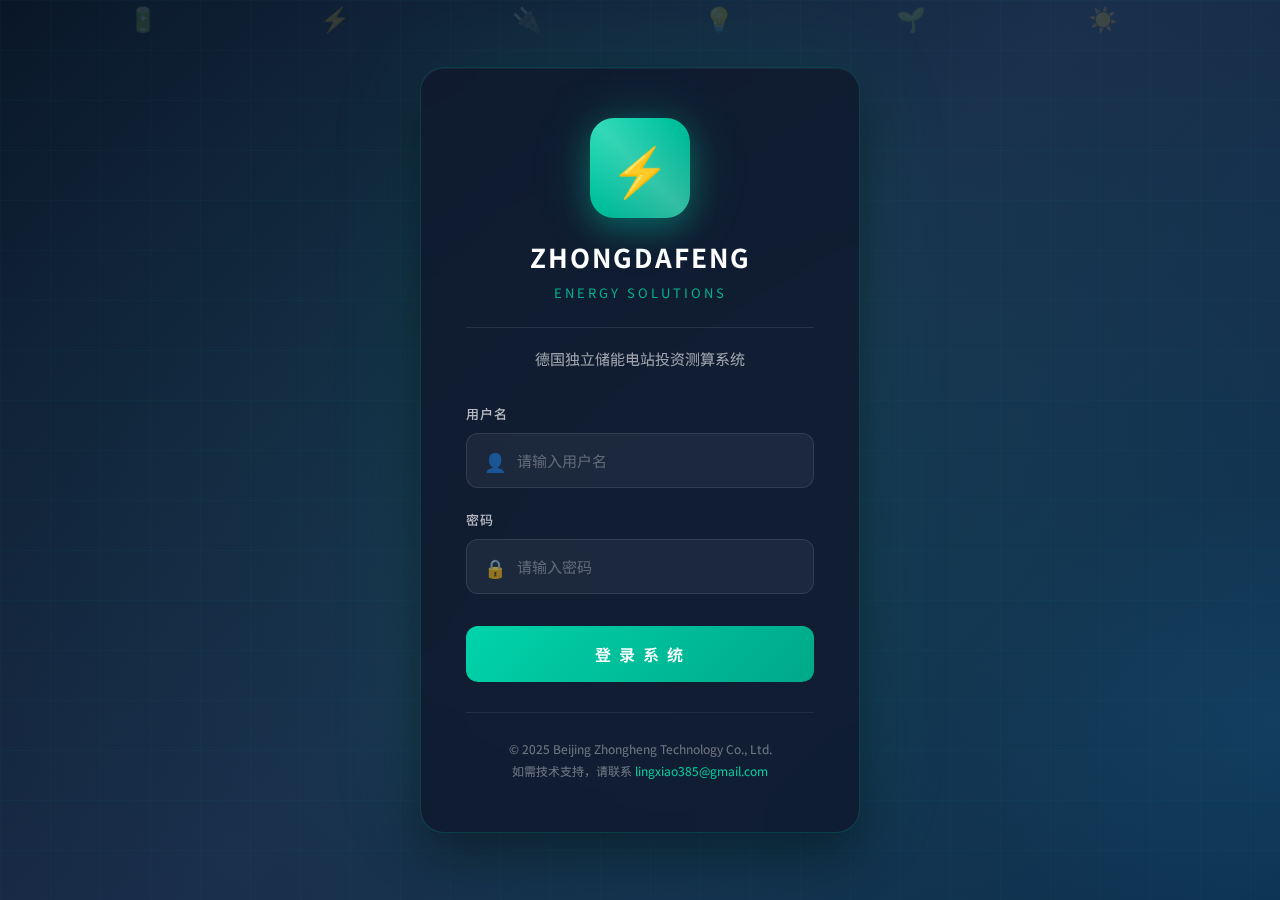
<file: login.html>
<!DOCTYPE html>
<html lang="zh-CN">
<head>
    <meta charset="UTF-8">
    <meta name="viewport" content="width=device-width, initial-scale=1.0">
    <title>欢迎 - 德国独立储能电站投资测算系统</title>
    <link rel="preconnect" href="https://fonts.googleapis.com">
    <link rel="preconnect" href="https://fonts.gstatic.com" crossorigin>
    <link href="https://fonts.googleapis.com/css2?family=Montserrat:wght@300;400;500;600;700&family=Noto+Sans+SC:wght@300;400;500;700&display=swap" rel="stylesheet">
    <style>
        * {
            margin: 0;
            padding: 0;
            box-sizing: border-box;
        }

        body {
            font-family: 'Noto Sans SC', 'Montserrat', sans-serif;
            min-height: 100vh;
            display: flex;
            align-items: center;
            justify-content: center;
            background: linear-gradient(135deg, #0a1628 0%, #1a2d4a 50%, #0d3251 100%);
            position: relative;
            overflow: hidden;
        }

        /* 背景动画效果 */
        .bg-animation {
            position: absolute;
            top: 0;
            left: 0;
            width: 100%;
            height: 100%;
            overflow: hidden;
            z-index: 0;
        }

        .bg-animation::before {
            content: '';
            position: absolute;
            top: -50%;
            left: -50%;
            width: 200%;
            height: 200%;
            background: radial-gradient(ellipse at center, rgba(0, 212, 170, 0.08) 0%, transparent 50%);
            animation: pulse 8s ease-in-out infinite;
        }

        .bg-animation::after {
            content: '';
            position: absolute;
            top: 50%;
            right: -30%;
            width: 60%;
            height: 60%;
            background: radial-gradient(ellipse at center, rgba(52, 152, 219, 0.1) 0%, transparent 60%);
            animation: pulse 10s ease-in-out infinite reverse;
        }

        @keyframes pulse {
            0%, 100% { transform: scale(1) rotate(0deg); opacity: 0.5; }
            50% { transform: scale(1.1) rotate(5deg); opacity: 0.8; }
        }

        /* 网格背景 */
        .grid-overlay {
            position: absolute;
            top: 0;
            left: 0;
            width: 100%;
            height: 100%;
            background-image: 
                linear-gradient(rgba(0, 212, 170, 0.03) 1px, transparent 1px),
                linear-gradient(90deg, rgba(0, 212, 170, 0.03) 1px, transparent 1px);
            background-size: 50px 50px;
            z-index: 1;
        }

        /* 电池动画图标 */
        .energy-icons {
            position: absolute;
            width: 100%;
            height: 100%;
            z-index: 1;
            pointer-events: none;
        }

        .energy-icon {
            position: absolute;
            font-size: 24px;
            opacity: 0.15;
            animation: float 20s linear infinite;
        }

        .energy-icon:nth-child(1) { left: 10%; animation-delay: 0s; }
        .energy-icon:nth-child(2) { left: 25%; animation-delay: -5s; }
        .energy-icon:nth-child(3) { left: 40%; animation-delay: -10s; }
        .energy-icon:nth-child(4) { left: 55%; animation-delay: -15s; }
        .energy-icon:nth-child(5) { left: 70%; animation-delay: -7s; }
        .energy-icon:nth-child(6) { left: 85%; animation-delay: -12s; }

        @keyframes float {
            0% { transform: translateY(100vh) rotate(0deg); opacity: 0; }
            10% { opacity: 0.15; }
            90% { opacity: 0.15; }
            100% { transform: translateY(-100vh) rotate(360deg); opacity: 0; }
        }

        /* 登录容器 */
        .login-container {
            position: relative;
            z-index: 10;
            width: 100%;
            max-width: 480px;
            padding: 20px;
        }

        .login-card {
            background: rgba(15, 25, 45, 0.85);
            backdrop-filter: blur(20px);
            border-radius: 24px;
            padding: 50px 45px;
            border: 1px solid rgba(0, 212, 170, 0.2);
            box-shadow: 
                0 25px 50px rgba(0, 0, 0, 0.4),
                0 0 100px rgba(0, 212, 170, 0.1),
                inset 0 1px 0 rgba(255, 255, 255, 0.05);
        }

        /* Logo区域 */
        .logo-section {
            text-align: center;
            margin-bottom: 35px;
        }

        .logo-container {
            width: 100px;
            height: 100px;
            margin: 0 auto 20px;
            background: linear-gradient(135deg, #00d4aa 0%, #00a88a 100%);
            border-radius: 24px;
            display: flex;
            align-items: center;
            justify-content: center;
            box-shadow: 
                0 10px 30px rgba(0, 212, 170, 0.3),
                0 0 60px rgba(0, 212, 170, 0.2);
            position: relative;
            overflow: hidden;
        }

        .logo-container::before {
            content: '';
            position: absolute;
            top: -50%;
            left: -50%;
            width: 200%;
            height: 200%;
            background: linear-gradient(45deg, transparent 30%, rgba(255,255,255,0.2) 50%, transparent 70%);
            animation: shine 3s infinite;
        }

        @keyframes shine {
            0% { transform: translateX(-100%) translateY(-100%); }
            100% { transform: translateX(100%) translateY(100%); }
        }

        .logo-icon {
            font-size: 48px;
            color: #fff;
            position: relative;
            z-index: 1;
        }

        .company-name {
            font-size: 26px;
            font-weight: 700;
            color: #fff;
            margin-bottom: 8px;
            letter-spacing: 2px;
        }

        .company-name-en {
            font-size: 13px;
            font-weight: 400;
            color: rgba(0, 212, 170, 0.8);
            letter-spacing: 3px;
            text-transform: uppercase;
        }

        .system-title {
            font-size: 15px;
            color: rgba(255, 255, 255, 0.6);
            margin-top: 25px;
            padding-top: 20px;
            border-top: 1px solid rgba(255, 255, 255, 0.1);
        }

        /* 表单样式 */
        .login-form {
            margin-top: 30px;
        }

        .form-group {
            margin-bottom: 22px;
            position: relative;
        }

        .form-label {
            display: block;
            color: rgba(255, 255, 255, 0.7);
            font-size: 13px;
            font-weight: 500;
            margin-bottom: 10px;
            letter-spacing: 1px;
        }

        .input-wrapper {
            position: relative;
        }

        .input-icon {
            position: absolute;
            left: 18px;
            top: 50%;
            transform: translateY(-50%);
            color: rgba(0, 212, 170, 0.6);
            font-size: 18px;
            transition: all 0.3s ease;
        }

        .form-input {
            width: 100%;
            padding: 16px 18px 16px 50px;
            background: rgba(255, 255, 255, 0.05);
            border: 1px solid rgba(255, 255, 255, 0.1);
            border-radius: 12px;
            font-size: 15px;
            color: #fff;
            transition: all 0.3s ease;
            font-family: inherit;
        }

        .form-input::placeholder {
            color: rgba(255, 255, 255, 0.3);
        }

        .form-input:focus {
            outline: none;
            border-color: rgba(0, 212, 170, 0.5);
            background: rgba(0, 212, 170, 0.05);
            box-shadow: 0 0 20px rgba(0, 212, 170, 0.15);
        }

        .form-input:focus + .input-icon,
        .form-input:not(:placeholder-shown) + .input-icon {
            color: #00d4aa;
        }

        /* 登录按钮 */
        .login-btn {
            width: 100%;
            padding: 16px;
            background: linear-gradient(135deg, #00d4aa 0%, #00a88a 100%);
            border: none;
            border-radius: 12px;
            font-size: 16px;
            font-weight: 600;
            color: #fff;
            cursor: pointer;
            transition: all 0.3s ease;
            margin-top: 10px;
            position: relative;
            overflow: hidden;
            letter-spacing: 2px;
            font-family: inherit;
        }

        .login-btn::before {
            content: '';
            position: absolute;
            top: 0;
            left: -100%;
            width: 100%;
            height: 100%;
            background: linear-gradient(90deg, transparent, rgba(255,255,255,0.2), transparent);
            transition: left 0.5s ease;
        }

        .login-btn:hover {
            transform: translateY(-2px);
            box-shadow: 0 10px 30px rgba(0, 212, 170, 0.4);
        }

        .login-btn:hover::before {
            left: 100%;
        }

        .login-btn:active {
            transform: translateY(0);
        }

        .login-btn:disabled {
            background: linear-gradient(135deg, #555 0%, #444 100%);
            cursor: not-allowed;
            transform: none;
            box-shadow: none;
        }

        /* 错误提示 */
        .error-message {
            background: rgba(231, 76, 60, 0.15);
            border: 1px solid rgba(231, 76, 60, 0.3);
            border-radius: 10px;
            padding: 14px 18px;
            margin-bottom: 20px;
            display: none;
            align-items: center;
            gap: 12px;
            animation: shake 0.5s ease;
        }

        .error-message.show {
            display: flex;
        }

        @keyframes shake {
            0%, 100% { transform: translateX(0); }
            10%, 30%, 50%, 70%, 90% { transform: translateX(-5px); }
            20%, 40%, 60%, 80% { transform: translateX(5px); }
        }

        .error-icon {
            color: #e74c3c;
            font-size: 20px;
        }

        .error-text {
            color: #e74c3c;
            font-size: 13px;
            flex: 1;
        }

        .attempts-count {
            color: rgba(255, 255, 255, 0.5);
            font-size: 12px;
            text-align: center;
            margin-top: 15px;
        }

        /* 页脚信息 */
        .login-footer {
            text-align: center;
            margin-top: 30px;
            padding-top: 25px;
            border-top: 1px solid rgba(255, 255, 255, 0.08);
        }

        .footer-text {
            color: rgba(255, 255, 255, 0.4);
            font-size: 12px;
            line-height: 1.8;
        }

        .footer-text a {
            color: #00d4aa;
            text-decoration: none;
            transition: color 0.3s ease;
        }

        .footer-text a:hover {
            color: #00f5c4;
            text-decoration: underline;
        }

        /* 锁定状态对话框 */
        .modal-overlay {
            position: fixed;
            top: 0;
            left: 0;
            width: 100%;
            height: 100%;
            background: rgba(0, 0, 0, 0.7);
            backdrop-filter: blur(5px);
            display: none;
            align-items: center;
            justify-content: center;
            z-index: 1000;
        }

        .modal-overlay.show {
            display: flex;
        }

        .modal-content {
            background: rgba(15, 25, 45, 0.95);
            border-radius: 20px;
            padding: 40px;
            max-width: 420px;
            width: 90%;
            border: 1px solid rgba(231, 76, 60, 0.3);
            box-shadow: 0 25px 50px rgba(0, 0, 0, 0.5);
            text-align: center;
            animation: modalIn 0.3s ease;
        }

        @keyframes modalIn {
            from { transform: scale(0.9); opacity: 0; }
            to { transform: scale(1); opacity: 1; }
        }

        .modal-icon {
            width: 70px;
            height: 70px;
            background: rgba(231, 76, 60, 0.15);
            border-radius: 50%;
            display: flex;
            align-items: center;
            justify-content: center;
            margin: 0 auto 25px;
            font-size: 32px;
            color: #e74c3c;
        }

        .modal-title {
            font-size: 22px;
            font-weight: 600;
            color: #fff;
            margin-bottom: 15px;
        }

        .modal-text {
            color: rgba(255, 255, 255, 0.7);
            font-size: 14px;
            line-height: 1.8;
            margin-bottom: 25px;
        }

        .modal-email {
            display: inline-block;
            background: rgba(0, 212, 170, 0.15);
            padding: 12px 24px;
            border-radius: 8px;
            color: #00d4aa;
            font-weight: 500;
            margin-bottom: 25px;
            font-size: 15px;
        }

        .modal-btn {
            padding: 12px 30px;
            background: rgba(255, 255, 255, 0.1);
            border: 1px solid rgba(255, 255, 255, 0.2);
            border-radius: 8px;
            color: #fff;
            font-size: 14px;
            cursor: pointer;
            transition: all 0.3s ease;
            font-family: inherit;
        }

        .modal-btn:hover {
            background: rgba(255, 255, 255, 0.15);
            border-color: rgba(255, 255, 255, 0.3);
        }

        /* 响应式 */
        @media (max-width: 520px) {
            .login-card {
                padding: 35px 25px;
            }
            
            .company-name {
                font-size: 22px;
            }
            
            .logo-container {
                width: 80px;
                height: 80px;
            }
            
            .logo-icon {
                font-size: 36px;
            }
        }
    </style>
</head>
<body>
    <!-- 背景动画 -->
    <div class="bg-animation"></div>
    <div class="grid-overlay"></div>
    
    <!-- 浮动能源图标 -->
    <div class="energy-icons">
        <div class="energy-icon">🔋</div>
        <div class="energy-icon">⚡</div>
        <div class="energy-icon">🔌</div>
        <div class="energy-icon">💡</div>
        <div class="energy-icon">🌱</div>
        <div class="energy-icon">☀️</div>
    </div>

    <!-- 登录卡片 -->
    <div class="login-container">
        <div class="login-card">
            <!-- Logo区域 -->
            <div class="logo-section">
                <div class="logo-container">
                    <span class="logo-icon">⚡</span>
                </div>
                <h1 class="company-name">ZHONGDAFENG</h1>
                <p class="company-name-en">Energy Solutions</p>
                <p class="system-title">德国独立储能电站投资测算系统</p>
            </div>

            <!-- 登录表单 -->
            <form class="login-form" id="loginForm" onsubmit="return handleLogin(event)">
                <!-- 错误提示 -->
                <div class="error-message" id="errorMessage">
                    <span class="error-icon">⚠️</span>
                    <span class="error-text" id="errorText">用户名或密码错误</span>
                </div>

                <div class="form-group">
                    <label class="form-label">用户名</label>
                    <div class="input-wrapper">
                        <input type="text" class="form-input" id="username" 
                               placeholder="请输入用户名" required autocomplete="username">
                        <span class="input-icon">👤</span>
                    </div>
                </div>

                <div class="form-group">
                    <label class="form-label">密码</label>
                    <div class="input-wrapper">
                        <input type="password" class="form-input" id="password" 
                               placeholder="请输入密码" required autocomplete="current-password">
                        <span class="input-icon">🔒</span>
                    </div>
                </div>

                <button type="submit" class="login-btn" id="loginBtn">
                    登 录 系 统
                </button>

                <p class="attempts-count" id="attemptsCount"></p>
            </form>

            <!-- 页脚 -->
            <div class="login-footer">
                <p class="footer-text">
                    © 2025 Beijing Zhongheng Technology Co., Ltd.<br>
                    如需技术支持，请联系 <a href="mailto:lingxiao385@gmail.com">lingxiao385@gmail.com</a>
                </p>
            </div>
        </div>
    </div>

    <!-- 锁定对话框 -->
    <div class="modal-overlay" id="lockModal">
        <div class="modal-content">
            <div class="modal-icon">🔐</div>
            <h2 class="modal-title">账户已锁定</h2>
            <p class="modal-text">
                您已连续 5 次输入错误密码，<br>
                账户已被临时锁定。<br>
                请联系管理员解锁：
            </p>
            <div class="modal-email">📧 zhangliu@temax.e</div>
            <br>
            <button class="modal-btn" onclick="closeModal()">我知道了</button>
        </div>
    </div>

    <script>
        // 配置 - 可以修改用户名密码
        const VALID_USERS = {
            'admin': 'admin123',
            'temax': 'temax2025',
            'demo': 'demo'
        };

        const MAX_ATTEMPTS = 5;
        let loginAttempts = parseInt(localStorage.getItem('loginAttempts') || '0');
        let isLocked = localStorage.getItem('isLocked') === 'true';

        // 初始化
        document.addEventListener('DOMContentLoaded', function() {
            // 检查是否已锁定
            if (isLocked) {
                showLockModal();
                disableForm();
            }

            // 检查是否已登录
            if (sessionStorage.getItem('isLoggedIn') === 'true') {
                window.location.href = 'index.html';
            }

            updateAttemptsDisplay();
        });

        function handleLogin(event) {
            event.preventDefault();

            if (isLocked) {
                showLockModal();
                return false;
            }

            const username = document.getElementById('username').value.trim();
            const password = document.getElementById('password').value;

            // 验证
            if (VALID_USERS[username] && VALID_USERS[username] === password) {
                // 登录成功
                loginAttempts = 0;
                localStorage.setItem('loginAttempts', '0');
                sessionStorage.setItem('isLoggedIn', 'true');
                sessionStorage.setItem('username', username);
                
                // 显示成功动画后跳转
                const btn = document.getElementById('loginBtn');
                btn.textContent = '✓ 登录成功';
                btn.style.background = 'linear-gradient(135deg, #27ae60 0%, #2ecc71 100%)';
                
                setTimeout(() => {
                    window.location.href = 'index.html';
                }, 800);
            } else {
                // 登录失败
                loginAttempts++;
                localStorage.setItem('loginAttempts', loginAttempts.toString());

                if (loginAttempts >= MAX_ATTEMPTS) {
                    isLocked = true;
                    localStorage.setItem('isLocked', 'true');
                    showLockModal();
                    disableForm();
                } else {
                    showError(`用户名或密码错误，您还有 ${MAX_ATTEMPTS - loginAttempts} 次尝试机会`);
                }

                updateAttemptsDisplay();
            }

            return false;
        }

        function showError(message) {
            const errorDiv = document.getElementById('errorMessage');
            const errorText = document.getElementById('errorText');
            errorText.textContent = message;
            errorDiv.classList.add('show');

            // 添加抖动效果
            errorDiv.style.animation = 'none';
            setTimeout(() => {
                errorDiv.style.animation = 'shake 0.5s ease';
            }, 10);
        }

        function hideError() {
            document.getElementById('errorMessage').classList.remove('show');
        }

        function updateAttemptsDisplay() {
            const attemptsDiv = document.getElementById('attemptsCount');
            if (loginAttempts > 0 && loginAttempts < MAX_ATTEMPTS) {
                attemptsDiv.textContent = `已尝试 ${loginAttempts} 次，还剩 ${MAX_ATTEMPTS - loginAttempts} 次机会`;
            } else {
                attemptsDiv.textContent = '';
            }
        }

        function showLockModal() {
            document.getElementById('lockModal').classList.add('show');
        }

        function closeModal() {
            document.getElementById('lockModal').classList.remove('show');
        }

        function disableForm() {
            document.getElementById('username').disabled = true;
            document.getElementById('password').disabled = true;
            document.getElementById('loginBtn').disabled = true;
            document.getElementById('loginBtn').textContent = '账户已锁定';
        }

        // 监听输入，隐藏错误信息
        document.getElementById('username').addEventListener('input', hideError);
        document.getElementById('password').addEventListener('input', hideError);

        // 回车提交
        document.getElementById('password').addEventListener('keypress', function(e) {
            if (e.key === 'Enter') {
                handleLogin(e);
            }
        });
    </script>
</body>
</html>
</file>
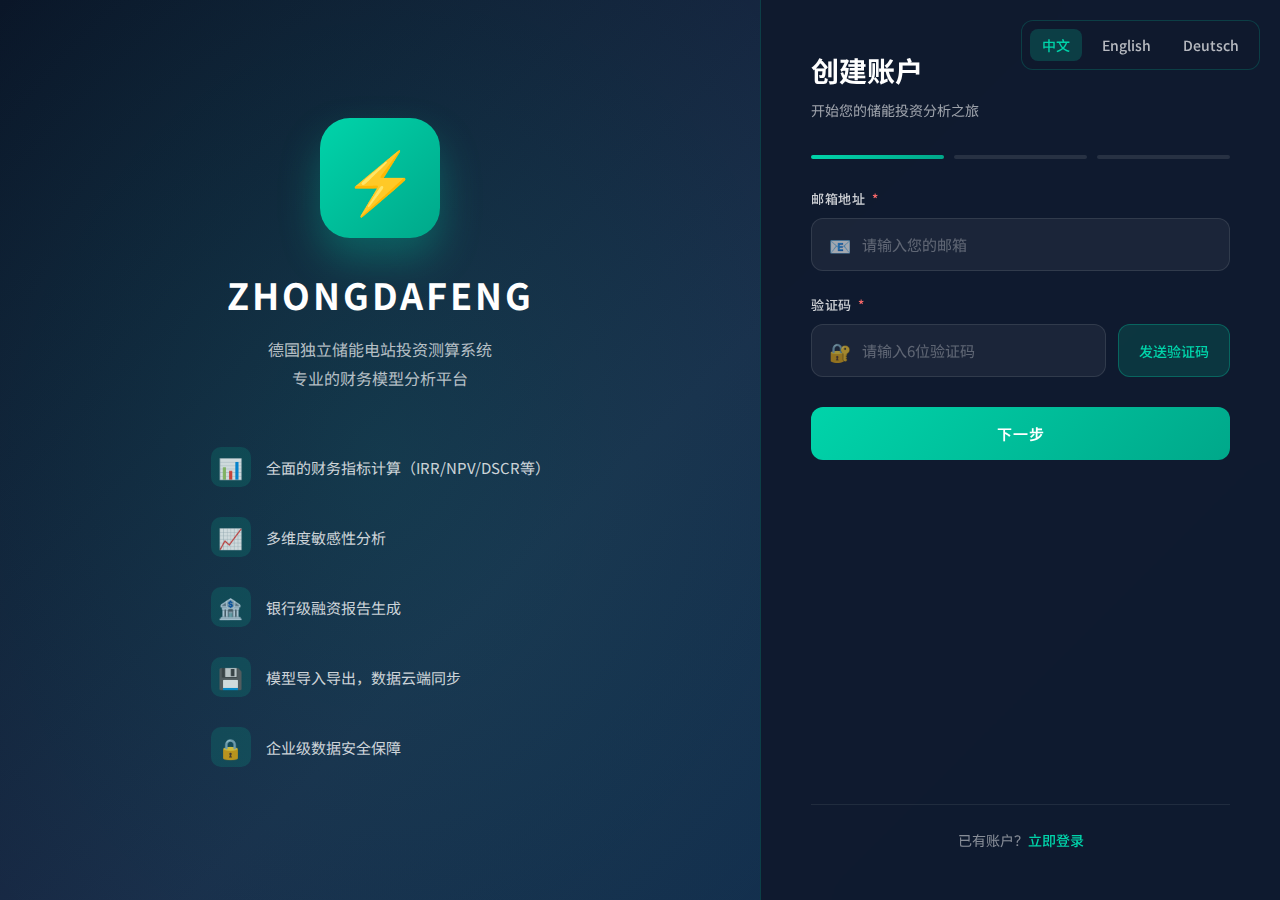
<file: register.html>
<!DOCTYPE html>
<html lang="zh-CN">
<head>
    <meta charset="UTF-8">
    <meta name="viewport" content="width=device-width, initial-scale=1.0">
    <title>用户注册 - 德国独立储能电站投资测算系统</title>
    <link rel="preconnect" href="https://fonts.googleapis.com">
    <link rel="preconnect" href="https://fonts.gstatic.com" crossorigin>
    <link href="https://fonts.googleapis.com/css2?family=Montserrat:wght@300;400;500;600;700&family=Noto+Sans+SC:wght@300;400;500;700&family=Noto+Sans+DE:wght@300;400;500;700&display=swap" rel="stylesheet">
    <style>
        /* 原有样式完全保留，仅新增语言切换按钮样式 */
        * {
            margin: 0;
            padding: 0;
            box-sizing: border-box;
        }

        body {
            font-family: 'Noto Sans SC', 'Noto Sans DE', 'Montserrat', sans-serif;
            min-height: 100vh;
            display: flex;
            background: linear-gradient(135deg, #0a1628 0%, #1a2d4a 50%, #0d3251 100%);
            position: relative;
            overflow-x: hidden;
        }

        /* 语言切换按钮样式（和登录页完全一致） */
        .language-switcher {
            position: fixed;
            top: 20px;
            right: 20px;
            z-index: 9999;
            display: flex;
            gap: 8px;
            background: rgba(15, 25, 45, 0.9);
            border-radius: 12px;
            padding: 8px;
            border: 1px solid rgba(0, 212, 170, 0.2);
            backdrop-filter: blur(10px);
        }

        .lang-btn {
            padding: 6px 12px;
            border-radius: 8px;
            border: none;
            background: transparent;
            color: rgba(255, 255, 255, 0.7);
            font-size: 14px;
            font-weight: 500;
            cursor: pointer;
            transition: all 0.2s ease;
            font-family: inherit;
        }

        .lang-btn.active {
            background: rgba(0, 212, 170, 0.2);
            color: #00d4aa;
        }

        .lang-btn:hover:not(.active) {
            background: rgba(255, 255, 255, 0.05);
            color: #fff;
        }

        /* 移动端适配 */
        @media (max-width: 480px) {
            .language-switcher {
                top: 15px;
                right: 15px;
                padding: 6px;
            }
            .lang-btn {
                padding: 4px 8px;
                font-size: 12px;
            }
        }

        /* 原有注册页样式（完整保留） */
        .brand-section {
            flex: 1;
            display: flex;
            flex-direction: column;
            justify-content: center;
            align-items: center;
            padding: 60px;
            position: relative;
            overflow: hidden;
        }

        .brand-section::before {
            content: '';
            position: absolute;
            top: -50%;
            left: -50%;
            width: 200%;
            height: 200%;
            background: radial-gradient(ellipse at center, rgba(0, 212, 170, 0.1) 0%, transparent 50%);
            animation: pulse 10s ease-in-out infinite;
        }

        @keyframes pulse {
            0%, 100% { transform: scale(1); opacity: 0.5; }
            50% { transform: scale(1.1); opacity: 0.8; }
        }

        .brand-content {
            position: relative;
            z-index: 1;
            text-align: center;
            max-width: 500px;
        }

        .brand-logo {
            width: 120px;
            height: 120px;
            background: linear-gradient(135deg, #00d4aa 0%, #00a88a 100%);
            border-radius: 30px;
            display: flex;
            align-items: center;
            justify-content: center;
            margin: 0 auto 30px;
            box-shadow: 0 20px 40px rgba(0, 212, 170, 0.3);
        }

        .brand-logo span {
            font-size: 60px;
        }

        .brand-title {
            font-size: 36px;
            font-weight: 700;
            color: #fff;
            margin-bottom: 15px;
            letter-spacing: 3px;
        }

        .brand-subtitle {
            font-size: 16px;
            color: rgba(255, 255, 255, 0.7);
            margin-bottom: 40px;
            line-height: 1.8;
        }

        .features-list {
            text-align: left;
        }

        .feature-item {
            display: flex;
            align-items: center;
            gap: 15px;
            padding: 15px 0;
            color: rgba(255, 255, 255, 0.8);
            font-size: 15px;
        }

        .feature-icon {
            width: 40px;
            height: 40px;
            background: rgba(0, 212, 170, 0.15);
            border-radius: 10px;
            display: flex;
            align-items: center;
            justify-content: center;
            font-size: 20px;
        }

        .register-section {
            width: 520px;
            min-height: 100vh;
            background: rgba(15, 25, 45, 0.95);
            backdrop-filter: blur(20px);
            display: flex;
            flex-direction: column;
            justify-content: center;
            padding: 50px;
            border-left: 1px solid rgba(0, 212, 170, 0.2);
        }

        .register-header {
            margin-bottom: 35px;
        }

        .register-header h2 {
            font-size: 28px;
            color: #fff;
            margin-bottom: 10px;
        }

        .register-header p {
            color: rgba(255, 255, 255, 0.6);
            font-size: 14px;
        }

        .steps-indicator {
            display: flex;
            gap: 10px;
            margin-bottom: 30px;
        }

        .step {
            flex: 1;
            height: 4px;
            background: rgba(255, 255, 255, 0.1);
            border-radius: 2px;
            transition: all 0.3s ease;
        }

        .step.active {
            background: linear-gradient(90deg, #00d4aa, #00a88a);
        }

        .step.completed {
            background: #00d4aa;
        }

        .register-form {
            flex: 1;
        }

        .form-step {
            display: none;
            animation: fadeIn 0.3s ease;
        }

        .form-step.active {
            display: block;
        }

        @keyframes fadeIn {
            from { opacity: 0; transform: translateY(10px); }
            to { opacity: 1; transform: translateY(0); }
        }

        .form-group {
            margin-bottom: 24px;
        }

        .form-label {
            display: block;
            color: rgba(255, 255, 255, 0.8);
            font-size: 13px;
            font-weight: 500;
            margin-bottom: 10px;
            letter-spacing: 0.5px;
        }

        .form-label .required {
            color: #ff6b6b;
            margin-left: 3px;
        }

        .input-wrapper {
            position: relative;
        }

        .form-input {
            width: 100%;
            padding: 15px 18px;
            padding-left: 50px;
            background: rgba(255, 255, 255, 0.05);
            border: 1px solid rgba(255, 255, 255, 0.1);
            border-radius: 12px;
            font-size: 15px;
            color: #fff;
            transition: all 0.3s ease;
            font-family: inherit;
        }

        .form-input::placeholder {
            color: rgba(255, 255, 255, 0.3);
        }

        .form-input:focus {
            outline: none;
            border-color: rgba(0, 212, 170, 0.5);
            background: rgba(0, 212, 170, 0.05);
            box-shadow: 0 0 20px rgba(0, 212, 170, 0.15);
        }

        .input-icon {
            position: absolute;
            left: 18px;
            top: 50%;
            transform: translateY(-50%);
            color: rgba(0, 212, 170, 0.6);
            font-size: 18px;
        }

        .code-input-group {
            display: flex;
            gap: 12px;
        }

        .code-input-group .form-input {
            flex: 1;
        }

        .send-code-btn {
            padding: 15px 20px;
            background: rgba(0, 212, 170, 0.15);
            border: 1px solid rgba(0, 212, 170, 0.3);
            border-radius: 12px;
            color: #00d4aa;
            font-size: 14px;
            font-weight: 500;
            cursor: pointer;
            transition: all 0.3s ease;
            white-space: nowrap;
            font-family: inherit;
        }

        .send-code-btn:hover:not(:disabled) {
            background: rgba(0, 212, 170, 0.25);
        }

        .send-code-btn:disabled {
            opacity: 0.5;
            cursor: not-allowed;
        }

        .password-strength {
            display: flex;
            gap: 5px;
            margin-top: 10px;
        }

        .strength-bar {
            flex: 1;
            height: 4px;
            background: rgba(255, 255, 255, 0.1);
            border-radius: 2px;
            transition: all 0.3s ease;
        }

        .strength-bar.weak { background: #ff6b6b; }
        .strength-bar.medium { background: #ffc107; }
        .strength-bar.strong { background: #00d4aa; }

        .strength-text {
            font-size: 12px;
            color: rgba(255, 255, 255, 0.5);
            margin-top: 8px;
        }

        .plan-options {
            display: grid;
            gap: 15px;
        }

        .plan-option {
            padding: 20px;
            background: rgba(255, 255, 255, 0.03);
            border: 2px solid rgba(255, 255, 255, 0.1);
            border-radius: 16px;
            cursor: pointer;
            transition: all 0.3s ease;
            position: relative;
        }

        .plan-option:hover {
            border-color: rgba(0, 212, 170, 0.3);
            background: rgba(0, 212, 170, 0.05);
        }

        .plan-option.selected {
            border-color: #00d4aa;
            background: rgba(0, 212, 170, 0.1);
        }

        .plan-option.popular::before {
            content: '推荐';
            position: absolute;
            top: -10px;
            right: 20px;
            padding: 4px 12px;
            background: linear-gradient(135deg, #00d4aa, #00a88a);
            color: #fff;
            font-size: 11px;
            font-weight: 600;
            border-radius: 10px;
        }

        .plan-header {
            display: flex;
            justify-content: space-between;
            align-items: center;
            margin-bottom: 12px;
        }

        .plan-name {
            font-size: 18px;
            font-weight: 600;
            color: #fff;
        }

        .plan-price {
            text-align: right;
        }

        .plan-price .amount {
            font-size: 24px;
            font-weight: 700;
            color: #00d4aa;
        }

        .plan-price .period {
            font-size: 12px;
            color: rgba(255, 255, 255, 0.5);
        }

        .plan-features {
            display: flex;
            flex-wrap: wrap;
            gap: 8px;
        }

        .plan-feature {
            padding: 4px 10px;
            background: rgba(255, 255, 255, 0.05);
            border-radius: 6px;
            font-size: 12px;
            color: rgba(255, 255, 255, 0.7);
        }

        .agreement-group {
            display: flex;
            align-items: flex-start;
            gap: 12px;
            margin: 25px 0;
        }

        .agreement-checkbox {
            width: 20px;
            height: 20px;
            margin-top: 2px;
            accent-color: #00d4aa;
            cursor: pointer;
        }

        .agreement-text {
            font-size: 13px;
            color: rgba(255, 255, 255, 0.6);
            line-height: 1.6;
        }

        .agreement-text a {
            color: #00d4aa;
            text-decoration: none;
        }

        .agreement-text a:hover {
            text-decoration: underline;
        }

        .btn-group {
            display: flex;
            gap: 15px;
            margin-top: 30px;
        }

        .btn {
            flex: 1;
            padding: 16px 24px;
            border-radius: 12px;
            font-size: 15px;
            font-weight: 600;
            cursor: pointer;
            transition: all 0.3s ease;
            font-family: inherit;
            letter-spacing: 1px;
        }

        .btn-primary {
            background: linear-gradient(135deg, #00d4aa 0%, #00a88a 100%);
            border: none;
            color: #fff;
        }

        .btn-primary:hover {
            transform: translateY(-2px);
            box-shadow: 0 10px 30px rgba(0, 212, 170, 0.4);
        }

        .btn-secondary {
            background: transparent;
            border: 1px solid rgba(255, 255, 255, 0.2);
            color: rgba(255, 255, 255, 0.8);
        }

        .btn-secondary:hover {
            border-color: rgba(255, 255, 255, 0.4);
            background: rgba(255, 255, 255, 0.05);
        }

        .btn:disabled {
            opacity: 0.5;
            cursor: not-allowed;
            transform: none;
        }

        .login-link {
            text-align: center;
            margin-top: 30px;
            padding-top: 25px;
            border-top: 1px solid rgba(255, 255, 255, 0.08);
        }

        .login-link p {
            color: rgba(255, 255, 255, 0.5);
            font-size: 14px;
        }

        .login-link a {
            color: #00d4aa;
            text-decoration: none;
            font-weight: 500;
        }

        .login-link a:hover {
            text-decoration: underline;
        }

        .message {
            padding: 14px 18px;
            border-radius: 10px;
            margin-bottom: 20px;
            display: none;
            align-items: center;
            gap: 12px;
            animation: slideIn 0.3s ease;
        }

        @keyframes slideIn {
            from { opacity: 0; transform: translateY(-10px); }
            to { opacity: 1; transform: translateY(0); }
        }

        .message.show {
            display: flex;
        }

        .message.success {
            background: rgba(0, 212, 170, 0.15);
            border: 1px solid rgba(0, 212, 170, 0.3);
            color: #00d4aa;
        }

        .message.error {
            background: rgba(255, 107, 107, 0.15);
            border: 1px solid rgba(255, 107, 107, 0.3);
            color: #ff6b6b;
        }

        .message-icon {
            font-size: 20px;
        }

        .success-page {
            display: none;
            text-align: center;
            padding: 40px 0;
        }

        .success-page.active {
            display: block;
        }

        .success-icon {
            width: 100px;
            height: 100px;
            background: linear-gradient(135deg, #00d4aa 0%, #00a88a 100%);
            border-radius: 50%;
            display: flex;
            align-items: center;
            justify-content: center;
            margin: 0 auto 30px;
            font-size: 50px;
            color: #fff;
            animation: successPop 0.5s ease;
        }

        @keyframes successPop {
            0% { transform: scale(0); }
            50% { transform: scale(1.2); }
            100% { transform: scale(1); }
        }

        .success-title {
            font-size: 28px;
            color: #fff;
            margin-bottom: 15px;
        }

        .success-text {
            color: rgba(255, 255, 255, 0.6);
            font-size: 15px;
            line-height: 1.8;
            margin-bottom: 30px;
        }

        @media (max-width: 1024px) {
            body {
                flex-direction: column;
            }

            .brand-section {
                padding: 40px 30px;
                min-height: auto;
            }

            .register-section {
                width: 100%;
                min-height: auto;
                border-left: none;
                border-top: 1px solid rgba(0, 212, 170, 0.2);
            }

            .features-list {
                display: none;
            }
        }

        @media (max-width: 480px) {
            .register-section {
                padding: 30px 20px;
            }

            .btn-group {
                flex-direction: column;
            }
        }
    </style>
</head>
<body>
    <!-- 语言切换按钮（和登录页完全一致） -->
    <div class="language-switcher">
        <button class="lang-btn" data-lang="zh">中文</button>
        <button class="lang-btn" data-lang="en">English</button>
        <button class="lang-btn" data-lang="de">Deutsch</button>
    </div>

    <!-- 左侧品牌区（添加data-i18n标记） -->
    <div class="brand-section">
        <div class="brand-content">
            <div class="brand-logo">
                <span>⚡</span>
            </div>
            <h1 class="brand-title">ZHONGDAFENG</h1>
            <p class="brand-subtitle" data-i18n="brandSubtitle">
                德国独立储能电站投资测算系统<br>
                专业的财务模型分析平台
            </p>
            
            <div class="features-list">
                <div class="feature-item">
                    <div class="feature-icon">📊</div>
                    <span data-i18n="feature1">全面的财务指标计算（IRR/NPV/DSCR等）</span>
                </div>
                <div class="feature-item">
                    <div class="feature-icon">📈</div>
                    <span data-i18n="feature2">多维度敏感性分析</span>
                </div>
                <div class="feature-item">
                    <div class="feature-icon">🏦</div>
                    <span data-i18n="feature3">银行级融资报告生成</span>
                </div>
                <div class="feature-item">
                    <div class="feature-icon">💾</div>
                    <span data-i18n="feature4">模型导入导出，数据云端同步</span>
                </div>
                <div class="feature-item">
                    <div class="feature-icon">🔒</div>
                    <span data-i18n="feature5">企业级数据安全保障</span>
                </div>
            </div>
        </div>
    </div>

    <!-- 右侧注册区（添加data-i18n标记） -->
    <div class="register-section">
        <div class="register-header">
            <h2 data-i18n="registerTitle">创建账户</h2>
            <p data-i18n="registerSubtitle">开始您的储能投资分析之旅</p>
        </div>

        <div class="steps-indicator">
            <div class="step active" data-step="1"></div>
            <div class="step" data-step="2"></div>
            <div class="step" data-step="3"></div>
        </div>

        <div class="message" id="message">
            <span class="message-icon"></span>
            <span class="message-text" data-i18n="messageText"></span>
        </div>

        <form class="register-form" id="registerForm">
            <div class="form-step active" data-step="1">
                <div class="form-group">
                    <label class="form-label" data-i18n="emailLabel">邮箱地址 <span class="required">*</span></label>
                    <div class="input-wrapper">
                        <input type="email" class="form-input" id="email" 
                               placeholder="请输入您的邮箱" data-i18n-placeholder="emailPlaceholder" required>
                        <span class="input-icon">📧</span>
                    </div>
                </div>

                <div class="form-group">
                    <label class="form-label" data-i18n="verifyCodeLabel">验证码 <span class="required">*</span></label>
                    <div class="code-input-group">
                        <div class="input-wrapper" style="flex:1">
                            <input type="text" class="form-input" id="verifyCode" 
                                   placeholder="请输入6位验证码" data-i18n-placeholder="verifyCodePlaceholder" maxlength="6" required>
                            <span class="input-icon">🔐</span>
                        </div>
                        <button type="button" class="send-code-btn" id="sendCodeBtn" onclick="sendVerifyCode()" data-i18n="sendCodeBtn">
                            发送验证码
                        </button>
                    </div>
                </div>

                <div class="btn-group">
                    <button type="button" class="btn btn-primary" onclick="nextStep(1)" data-i18n="nextStepBtn">
                        下一步
                    </button>
                </div>
            </div>

            <div class="form-step" data-step="2">
                <div class="form-group">
                    <label class="form-label" data-i18n="usernameLabel">用户名 <span class="required">*</span></label>
                    <div class="input-wrapper">
                        <input type="text" class="form-input" id="username" 
                               placeholder="请设置您的用户名" data-i18n-placeholder="usernamePlaceholder" required>
                        <span class="input-icon">👤</span>
                    </div>
                </div>

                <div class="form-group">
                    <label class="form-label" data-i18n="passwordLabel">设置密码 <span class="required">*</span></label>
                    <div class="input-wrapper">
                        <input type="password" class="form-input" id="password" 
                               placeholder="至少8位，含字母和数字" data-i18n-placeholder="passwordPlaceholder" required
                               oninput="checkPasswordStrength()">
                        <span class="input-icon">🔒</span>
                    </div>
                    <div class="password-strength" id="passwordStrength">
                        <div class="strength-bar"></div>
                        <div class="strength-bar"></div>
                        <div class="strength-bar"></div>
                        <div class="strength-bar"></div>
                    </div>
                    <p class="strength-text" id="strengthText" data-i18n="passwordStrengthText">密码强度：待输入</p>
                </div>

                <div class="form-group">
                    <label class="form-label" data-i18n="confirmPasswordLabel">确认密码 <span class="required">*</span></label>
                    <div class="input-wrapper">
                        <input type="password" class="form-input" id="confirmPassword" 
                               placeholder="请再次输入密码" data-i18n-placeholder="confirmPasswordPlaceholder" required>
                        <span class="input-icon">🔒</span>
                    </div>
                </div>

                <div class="btn-group">
                    <button type="button" class="btn btn-secondary" onclick="prevStep(2)" data-i18n="prevStepBtn">
                        上一步
                    </button>
                    <button type="button" class="btn btn-primary" onclick="nextStep(2)" data-i18n="nextStepBtn">
                        下一步
                    </button>
                </div>
            </div>

            <div class="form-step" data-step="3">
                <div class="form-group">
                    <label class="form-label" data-i18n="planLabel">选择订阅方案</label>
                    <div class="plan-options">
                        <div class="plan-option" data-plan="free" onclick="selectPlan(this)">
                            <div class="plan-header">
                                <span class="plan-name" data-i18n="freePlanName">🆓 免费版</span>
                                <div class="plan-price">
                                    <span class="amount">¥0</span>
                                    <span class="period" data-i18n="freePlanPeriod">/永久</span>
                                </div>
                            </div>
                            <div class="plan-features">
                                <span class="plan-feature" data-i18n="freeFeature1">基础财务计算</span>
                                <span class="plan-feature" data-i18n="freeFeature2">单项目限制</span>
                                <span class="plan-feature" data-i18n="freeFeature3">社区支持</span>
                            </div>
                        </div>

                        <div class="plan-option popular selected" data-plan="pro" onclick="selectPlan(this)">
                            <div class="plan-header">
                                <span class="plan-name" data-i18n="proPlanName">⭐ 专业版</span>
                                <div class="plan-price">
                                    <span class="amount">¥99</span>
                                    <span class="period" data-i18n="proPlanPeriod">/月</span>
                                </div>
                            </div>
                            <div class="plan-features">
                                <span class="plan-feature" data-i18n="proFeature1">完整财务模型</span>
                                <span class="plan-feature" data-i18n="proFeature2">无限项目</span>
                                <span class="plan-feature" data-i18n="proFeature3">敏感性分析</span>
                                <span class="plan-feature" data-i18n="proFeature4">融资报告</span>
                                <span class="plan-feature" data-i18n="proFeature5">优先支持</span>
                            </div>
                        </div>

                        <div class="plan-option" data-plan="enterprise" onclick="selectPlan(this)">
                            <div class="plan-header">
                                <span class="plan-name" data-i18n="enterprisePlanName">🏢 企业版</span>
                                <div class="plan-price">
                                    <span class="amount">¥499</span>
                                    <span class="period" data-i18n="enterprisePlanPeriod">/月</span>
                                </div>
                            </div>
                            <div class="plan-features">
                                <span class="plan-feature" data-i18n="enterpriseFeature1">专业版全部功能</span>
                                <span class="plan-feature" data-i18n="enterpriseFeature2">多用户协作</span>
                                <span class="plan-feature" data-i18n="enterpriseFeature3">API访问</span>
                                <span class="plan-feature" data-i18n="enterpriseFeature4">专属客服</span>
                                <span class="plan-feature" data-i18n="enterpriseFeature5">定制开发</span>
                            </div>
                        </div>
                    </div>
                </div>

                <div class="agreement-group">
                    <input type="checkbox" class="agreement-checkbox" id="agreement" required>
                    <label class="agreement-text" for="agreement" data-i18n="agreementText">
                        我已阅读并同意 <a href="#">《用户服务协议》</a> 和 <a href="#">《隐私政策》</a>
                    </label>
                </div>

                <div class="btn-group">
                    <button type="button" class="btn btn-secondary" onclick="prevStep(3)" data-i18n="prevStepBtn">
                        上一步
                    </button>
                    <button type="submit" class="btn btn-primary" id="submitBtn" data-i18n="submitBtn">
                        完成注册
                    </button>
                </div>
            </div>
        </form>

        <div class="success-page" id="successPage">
            <div class="success-icon">✓</div>
            <h2 class="success-title" data-i18n="successTitle">注册成功！</h2>
            <p class="success-text" data-i18n="successText">
                欢迎加入 ZHONGDAFENG 储能投资分析平台<br>
                您的账户已创建，现在可以开始使用了
            </p>
            <button class="btn btn-primary" onclick="goToLogin()" data-i18n="goToLoginBtn" style="width: 200px; margin: 0 auto;">
                立即登录
            </button>
        </div>

        <div class="login-link">
            <p data-i18n="loginLinkText">已有账户？<a href="login.html">立即登录</a></p>
        </div>
    </div>

    <script>
        // 1. 语言映射表（和登录页完全一致）
        const langMap = {
            zh: {
                brandSubtitle: "德国独立储能电站投资测算系统<br>专业的财务模型分析平台",
                feature1: "全面的财务指标计算（IRR/NPV/DSCR等）",
                feature2: "多维度敏感性分析",
                feature3: "银行级融资报告生成",
                feature4: "模型导入导出，数据云端同步",
                feature5: "企业级数据安全保障",
                registerTitle: "创建账户",
                registerSubtitle: "开始您的储能投资分析之旅",
                emailLabel: "邮箱地址 <span class='required'>*</span>",
                emailPlaceholder: "请输入您的邮箱",
                verifyCodeLabel: "验证码 <span class='required'>*</span>",
                verifyCodePlaceholder: "请输入6位验证码",
                sendCodeBtn: "发送验证码",
                nextStepBtn: "下一步",
                prevStepBtn: "上一步",
                usernameLabel: "用户名 <span class='required'>*</span>",
                usernamePlaceholder: "请设置您的用户名",
                passwordLabel: "设置密码 <span class='required'>*</span>",
                passwordPlaceholder: "至少8位，含字母和数字",
                passwordStrengthText: "密码强度：待输入",
                confirmPasswordLabel: "确认密码 <span class='required'>*</span>",
                confirmPasswordPlaceholder: "请再次输入密码",
                planLabel: "选择订阅方案",
                freePlanName: "🆓 免费版",
                freePlanPeriod: "/永久",
                freeFeature1: "基础财务计算",
                freeFeature2: "单项目限制",
                freeFeature3: "社区支持",
                proPlanName: "⭐ 专业版",
                proPlanPeriod: "/月",
                proFeature1: "完整财务模型",
                proFeature2: "无限项目",
                proFeature3: "敏感性分析",
                proFeature4: "融资报告",
                proFeature5: "优先支持",
                enterprisePlanName: "🏢 企业版",
                enterprisePlanPeriod: "/月",
                enterpriseFeature1: "专业版全部功能",
                enterpriseFeature2: "多用户协作",
                enterpriseFeature3: "API访问",
                enterpriseFeature4: "专属客服",
                enterpriseFeature5: "定制开发",
                agreementText: "我已阅读并同意 <a href='#'>《用户服务协议》</a> 和 <a href='#'>《隐私政策》</a>",
                submitBtn: "完成注册",
                successTitle: "注册成功！",
                successText: "欢迎加入 ZHONGDAFENG 储能投资分析平台<br>您的账户已创建，现在可以开始使用了",
                goToLoginBtn: "立即登录",
                loginLinkText: "已有账户？<a href='login.html'>立即登录</a>",
                // 动态提示语
                msg_emptyEmail: "请输入邮箱地址",
                msg_invalidEmail: "请输入有效的邮箱地址",
                msg_codeSent: "验证码已发送到您的邮箱（测试模式：123456）",
                msg_codeFailed: "发送失败，请稍后重试",
                msg_emptyInfo: "请填写完整信息",
                msg_invalidCode: "请输入6位验证码",
                msg_wrongCode: "验证码错误（测试模式：123456）",
                msg_shortPassword: "密码至少需要8位",
                msg_passwordMismatch: "两次输入的密码不一致",
                msg_agreement: "请阅读并同意用户协议",
                msg_usernameExist: "用户名已存在，请更换用户名",
                msg_registerFailed: "注册失败，请稍后重试",
                msg_serverError: "注册失败：请检查后端服务是否已启动",
                passwordStrength_0: "密码强度：待输入",
                passwordStrength_1: "密码强度：弱",
                passwordStrength_2: "密码强度：中等",
                passwordStrength_3: "密码强度：强",
                passwordStrength_4: "密码强度：非常强"
            },
            en: {
                brandSubtitle: "Germany Independent Energy Storage Power Station Investment Calculation System<br>Professional Financial Model Analysis Platform",
                feature1: "Comprehensive financial indicator calculation (IRR/NPV/DSCR, etc.)",
                feature2: "Multi-dimensional sensitivity analysis",
                feature3: "Bank-level financing report generation",
                feature4: "Model import/export, cloud data synchronization",
                feature5: "Enterprise-level data security guarantee",
                registerTitle: "Create Account",
                registerSubtitle: "Start your energy storage investment analysis journey",
                emailLabel: "Email Address <span class='required'>*</span>",
                emailPlaceholder: "Please enter your email",
                verifyCodeLabel: "Verification Code <span class='required'>*</span>",
                verifyCodePlaceholder: "Please enter 6-digit verification code",
                sendCodeBtn: "Send Verification Code",
                nextStepBtn: "Next Step",
                prevStepBtn: "Previous Step",
                usernameLabel: "Username <span class='required'>*</span>",
                usernamePlaceholder: "Please set your username",
                passwordLabel: "Set Password <span class='required'>*</span>",
                passwordPlaceholder: "At least 8 characters, including letters and numbers",
                passwordStrengthText: "Password Strength: Not entered",
                confirmPasswordLabel: "Confirm Password <span class='required'>*</span>",
                confirmPasswordPlaceholder: "Please re-enter your password",
                planLabel: "Select Subscription Plan",
                freePlanName: "🆓 Free Version",
                freePlanPeriod: "/Permanent",
                freeFeature1: "Basic financial calculation",
                freeFeature2: "Single project limit",
                freeFeature3: "Community support",
                proPlanName: "⭐ Pro Version",
                proPlanPeriod: "/Month",
                proFeature1: "Complete financial model",
                proFeature2: "Unlimited projects",
                proFeature3: "Sensitivity analysis",
                proFeature4: "Financing report",
                proFeature5: "Priority support",
                enterprisePlanName: "🏢 Enterprise Version",
                enterprisePlanPeriod: "/Month",
                enterpriseFeature1: "All Pro version features",
                enterpriseFeature2: "Multi-user collaboration",
                enterpriseFeature3: "API access",
                enterpriseFeature4: "Dedicated customer service",
                enterpriseFeature5: "Custom development",
                agreementText: "I have read and agree to the <a href='#'>User Service Agreement</a> and <a href='#'>Privacy Policy</a>",
                submitBtn: "Complete Registration",
                successTitle: "Registration Successful!",
                successText: "Welcome to ZHONGDAFENG Energy Storage Investment Analysis Platform<br>Your account has been created, you can start using it now",
                goToLoginBtn: "Login Now",
                loginLinkText: "Already have an account? <a href='login.html'>Login Now</a>",
                msg_emptyEmail: "Please enter your email address",
                msg_invalidEmail: "Please enter a valid email address",
                msg_codeSent: "Verification code sent to your email (Test Mode: 123456)",
                msg_codeFailed: "Failed to send, please try again later",
                msg_emptyInfo: "Please fill in all information",
                msg_invalidCode: "Please enter 6-digit verification code",
                msg_wrongCode: "Wrong verification code (Test Mode: 123456)",
                msg_shortPassword: "Password must be at least 8 characters",
                msg_passwordMismatch: "Passwords do not match",
                msg_agreement: "Please read and agree to the user agreement",
                msg_usernameExist: "Username already exists, please change it",
                msg_registerFailed: "Registration failed, please try again later",
                msg_serverError: "Registration failed: Please check if the backend service is running",
                passwordStrength_0: "Password Strength: Not entered",
                passwordStrength_1: "Password Strength: Weak",
                passwordStrength_2: "Password Strength: Medium",
                passwordStrength_3: "Password Strength: Strong",
                passwordStrength_4: "Password Strength: Very Strong"
            },
            de: {
                brandSubtitle: "Investitionsberechnungsystem für unabhängige Energiespeicheranlagen in Deutschland<br>Professionelle Plattform für Finanzmodellanalyse",
                feature1: "Umfassende Berechnung von Finanzindikatoren (IRR/NPV/DSCR usw.)",
                feature2: "Mehrdimensionale Sensitivitätsanalyse",
                feature3: "Erstellung von Finanzierungsberichten auf Bankebene",
                feature4: "Modellimport/export, Cloud-Datensynchronisierung",
                feature5: "Unternehmensweite Datensicherheitsgarantie",
                registerTitle: "Konto erstellen",
                registerSubtitle: "Starten Sie Ihre Analysereise zur Energiespeicherinvestition",
                emailLabel: "E-Mail-Adresse <span class='required'>*</span>",
                emailPlaceholder: "Geben Sie Ihre E-Mail ein",
                verifyCodeLabel: "Verifizierungscode <span class='required'>*</span>",
                verifyCodePlaceholder: "Geben Sie den 6-stelligen Verifizierungscode ein",
                sendCodeBtn: "Verifizierungscode senden",
                nextStepBtn: "Nächster Schritt",
                prevStepBtn: "Vorheriger Schritt",
                usernameLabel: "Benutzername <span class='required'>*</span>",
                usernamePlaceholder: "Legen Sie Ihren Benutzernamen fest",
                passwordLabel: "Passwort festlegen <span class='required'>*</span>",
                passwordPlaceholder: "Mindestens 8 Zeichen, inklusive Buchstaben und Zahlen",
                passwordStrengthText: "Passwortstärke: Nicht eingegeben",
                confirmPasswordLabel: "Passwort bestätigen <span class='required'>*</span>",
                confirmPasswordPlaceholder: "Geben Sie Ihr Passwort erneut ein",
                planLabel: "Abonnementplan auswählen",
                freePlanName: "🆓 Gratisversion",
                freePlanPeriod: "/Für immer",
                freeFeature1: "Grundlegende Finanzberechnung",
                freeFeature2: "Einzelprojektlimit",
                freeFeature3: "Community-Unterstützung",
                proPlanName: "⭐ Professionelle Version",
                proPlanPeriod: "/Monat",
                proFeature1: "Vollständiges Finanzmodell",
                proFeature2: "Unbegrenzte Projekte",
                proFeature3: "Sensitivitätsanalyse",
                proFeature4: "Finanzierungsbericht",
                proFeature5: "Prioritätsunterstützung",
                enterprisePlanName: "🏢 Unternehmensversion",
                enterprisePlanPeriod: "/Monat",
                enterpriseFeature1: "Alle Funktionen der Pro-Version",
                enterpriseFeature2: "Mehrbenutzer-Zusammenarbeit",
                enterpriseFeature3: "API-Zugriff",
                enterpriseFeature4: "Dedizierter Kundenservice",
                enterpriseFeature5: "Maßgeschneiderte Entwicklung",
                agreementText: "Ich habe die <a href='#'>Nutzungsbedingungen</a> und die <a href='#'>Datenschutzrichtlinie</a> gelesen und akzeptiert",
                submitBtn: "Registrierung abschließen",
                successTitle: "Registrierung erfolgreich!",
                successText: "Willkommen bei der ZHONGDAFENG Energiespeicher-Investitionsanalyseplattform<br>Ihr Konto wurde erstellt, jetzt können Sie es verwenden",
                goToLoginBtn: "Jetzt anmelden",
                loginLinkText: "Haben Sie bereits ein Konto? <a href='login.html'>Jetzt anmelden</a>",
                msg_emptyEmail: "Geben Sie Ihre E-Mail-Adresse ein",
                msg_invalidEmail: "Geben Sie eine gültige E-Mail-Adresse ein",
                msg_codeSent: "Verifizierungscode an Ihre E-Mail gesendet (Testmodus: 123456)",
                msg_codeFailed: "Versand fehlgeschlagen, bitte versuchen Sie es später erneut",
                msg_emptyInfo: "Bitte füllen Sie alle Informationen aus",
                msg_invalidCode: "Geben Sie den 6-stelligen Verifizierungscode ein",
                msg_wrongCode: "Falscher Verifizierungscode (Testmodus: 123456)",
                msg_shortPassword: "Das Passwort muss mindestens 8 Zeichen lang sein",
                msg_passwordMismatch: "Passwörter stimmen nicht überein",
                msg_agreement: "Bitte lesen und akzeptieren Sie die Nutzungsbedingungen",
                msg_usernameExist: "Benutzername existiert bereits, bitte ändern Sie ihn",
                msg_registerFailed: "Registrierung fehlgeschlagen, bitte versuchen Sie es später erneut",
                msg_serverError: "Registrierung fehlgeschlagen: Bitte prüfen Sie, ob der Backend-Dienst läuft",
                passwordStrength_0: "Passwortstärke: Nicht eingegeben",
                passwordStrength_1: "Passwortstärke: Schwach",
                passwordStrength_2: "Passwortstärke: Mittel",
                passwordStrength_3: "Passwortstärke: Stark",
                passwordStrength_4: "Passwortstärke: Sehr Stark"
            }
        };

        // 2. 全局变量（关键：从localStorage读取，实现页面同步）
        let currentLang = localStorage.getItem('selectedLang') || 'zh';
        const API_BASE = 'http://localhost:3000';
        let currentStep = 1;
        let selectedPlan = 'pro';
        let codeCountdown = 0;

        // 3. 页面加载时初始化（核心：自动应用已选择的语言）
        document.addEventListener('DOMContentLoaded', function() {
            // 绑定语言切换事件（修复点击无响应问题）
            bindLangSwitchEvent();
            // 初始化语言状态（自动应用登录页选择的语言）
            updateLangBtnStatus();
            updatePageLang(currentLang);
            
            // 原有注册逻辑初始化
            initRegisterLogic();
        });

        // 4. 绑定语言切换事件（修复点击无响应的核心）
        function bindLangSwitchEvent() {
            document.querySelectorAll('.lang-btn').forEach(btn => {
                // 先移除可能重复的事件，避免冲突
                btn.removeEventListener('click', handleLangClick);
                // 重新绑定事件
                btn.addEventListener('click', handleLangClick);
            });
        }

        // 5. 语言切换点击处理函数
        function handleLangClick() {
            currentLang = this.dataset.lang;
            // 保存到localStorage，实现登录/注册页同步
            localStorage.setItem('selectedLang', currentLang);
            // 更新按钮状态和页面文字
            updateLangBtnStatus();
            updatePageLang(currentLang);
        }

        // 6. 更新语言按钮激活状态
        function updateLangBtnStatus() {
            document.querySelectorAll('.lang-btn').forEach(btn => {
                btn.classList.remove('active');
                if (btn.dataset.lang === currentLang) {
                    btn.classList.add('active');
                }
            });
        }

        // 7. 核心：更新页面所有文字
        function updatePageLang(lang) {
            const langData = langMap[lang];
            if (!langData) return;

            // 更新普通文本（支持HTML）
            document.querySelectorAll('[data-i18n]').forEach(el => {
                const key = el.dataset.i18n;
                if (langData[key]) {
                    el.innerHTML = langData[key];
                }
            });

            // 更新占位符
            document.querySelectorAll('[data-i18n-placeholder]').forEach(el => {
                const key = el.dataset.i18nPlaceholder;
                if (langData[key]) {
                    el.placeholder = langData[key];
                }
            });

            // 更新"推荐"标签
            const popularLabels = { zh: '推荐', en: 'Popular', de: 'Beliebt' };
            const popularStyle = document.querySelector('.plan-option.popular')?.style;
            if (popularStyle) {
                popularStyle.setProperty('--popular-text', `"${popularLabels[lang]}"`);
                document.querySelector('.plan-option.popular::before').content = popularLabels[lang];
            }

            // 更新密码强度文字
            if (document.getElementById('password').value) {
                checkPasswordStrength();
            }
        }

        // 8. 多语言提示语显示
        function showMessage(textKey, type) {
            const msg = document.getElementById('message');
            const text = langMap[currentLang][textKey] || textKey;
            msg.querySelector('.message-text').textContent = text;
            msg.querySelector('.message-icon').textContent = type === 'success' ? '✓' : '⚠️';
            msg.className = `message show ${type}`;
        }

        // 9. 注册逻辑（对接后端服务）
        function initRegisterLogic() {
            // 表单提交事件
            document.getElementById('registerForm').addEventListener('submit', async function(e) {
                e.preventDefault();
                
                if (!document.getElementById('agreement').checked) {
                    showMessage('msg_agreement', 'error');
                    return;
                }
                
                const submitBtn = document.getElementById('submitBtn');
                submitBtn.disabled = true;
                submitBtn.textContent = langMap[currentLang]['submitBtn'] + '...';
                
                const data = {
                    email: document.getElementById('email').value.trim(),
                    username: document.getElementById('username').value.trim(),
                    password: document.getElementById('password').value,
                    plan: selectedPlan
                };
                
                try {
                    // 1. 检查用户名是否已存在
                    const checkResponse = await fetch(`${API_BASE}/users?username=${encodeURIComponent(data.username)}`);
                    if (!checkResponse.ok) throw new Error('网络请求失败');
                    const existingUsers = await checkResponse.json();
                    
                    if (existingUsers.length > 0) {
                        showMessage('msg_usernameExist', 'error');
                        submitBtn.disabled = false;
                        submitBtn.textContent = langMap[currentLang]['submitBtn'];
                        return;
                    }
                    
                    // 2. 注册新用户到后端
                    const response = await fetch(`${API_BASE}/users`, {
                        method: 'POST',
                        headers: { 'Content-Type': 'application/json' },
                        body: JSON.stringify(data)
                    });
                    
                    if (!response.ok) throw new Error('注册失败');
                    const newUser = await response.json();
                    console.log('注册成功，用户数据：', newUser);
                    
                    // 3. 显示成功页面
                    document.getElementById('registerForm').style.display = 'none';
                    document.querySelector('.steps-indicator').style.display = 'none';
                    document.getElementById('successPage').classList.add('active');
                    
                } catch (error) {
                    console.error('注册错误：', error);
                    showMessage(error.message.includes('Failed to fetch') ? 'msg_serverError' : 'msg_registerFailed', 'error');
                    submitBtn.disabled = false;
                    submitBtn.textContent = langMap[currentLang]['submitBtn'];
                }
            });
        }

        // 验证码发送
        async function sendVerifyCode() {
            const email = document.getElementById('email').value.trim();
            
            if (!email) {
                showMessage('msg_emptyEmail', 'error');
                return;
            }
            
            if (!/^[^\s@]+@[^\s@]+\.[^\s@]+$/.test(email)) {
                showMessage('msg_invalidEmail', 'error');
                return;
            }
            
            const btn = document.getElementById('sendCodeBtn');
            btn.disabled = true;
            btn.textContent = langMap[currentLang]['sendCodeBtn'] + '...';
            
            try {
                await new Promise(resolve => setTimeout(resolve, 1000));
                showMessage('msg_codeSent', 'success');
                startCodeCountdown();
            } catch (error) {
                showMessage('msg_codeFailed', 'error');
                btn.disabled = false;
                btn.textContent = langMap[currentLang]['sendCodeBtn'];
            }
        }

        // 验证码倒计时
        function startCodeCountdown() {
            codeCountdown = 60;
            const btn = document.getElementById('sendCodeBtn');
            
            const timer = setInterval(() => {
                codeCountdown--;
                const countdownText = {
                    zh: `${codeCountdown} 秒后重发`,
                    en: `${codeCountdown} s resend`,
                    de: `${codeCountdown} s erneut senden`
                };
                btn.textContent = countdownText[currentLang];
                
                if (codeCountdown <= 0) {
                    clearInterval(timer);
                    btn.disabled = false;
                    btn.textContent = { zh: '重新发送', en: 'Resend', de: 'Erneut senden' }[currentLang];
                }
            }, 1000);
        }

        // 步骤切换
        function nextStep(step) {
            if (step === 1) {
                const email = document.getElementById('email').value.trim();
                const code = document.getElementById('verifyCode').value.trim();
                
                if (!email || !code) {
                    showMessage('msg_emptyInfo', 'error');
                    return;
                }
                
                if (code.length !== 6) {
                    showMessage('msg_invalidCode', 'error');
                    return;
                }
                
                if (code !== '123456' && code !== '000000') {
                    showMessage('msg_wrongCode', 'error');
                    return;
                }
            }
            
            if (step === 2) {
                const username = document.getElementById('username').value.trim();
                const password = document.getElementById('password').value;
                const confirmPassword = document.getElementById('confirmPassword').value;
                
                if (!username || !password || !confirmPassword) {
                    showMessage('msg_emptyInfo', 'error');
                    return;
                }
                
                if (password.length < 8) {
                    showMessage('msg_shortPassword', 'error');
                    return;
                }
                
                if (password !== confirmPassword) {
                    showMessage('msg_passwordMismatch', 'error');
                    return;
                }
            }
            
            currentStep = step + 1;
            updateStepUI();
            hideMessage();
        }

        function prevStep(step) {
            currentStep = step - 1;
            updateStepUI();
            hideMessage();
        }

        function updateStepUI() {
            document.querySelectorAll('.step').forEach((s, i) => {
                s.classList.remove('active', 'completed');
                if (i + 1 < currentStep) s.classList.add('completed');
                if (i + 1 === currentStep) s.classList.add('active');
            });
            
            document.querySelectorAll('.form-step').forEach((f, i) => {
                f.classList.remove('active');
                if (i + 1 === currentStep) f.classList.add('active');
            });
        }

        // 套餐选择
        function selectPlan(element) {
            document.querySelectorAll('.plan-option').forEach(p => p.classList.remove('selected'));
            element.classList.add('selected');
            selectedPlan = element.dataset.plan;
        }

        // 密码强度检测
        function checkPasswordStrength() {
            const password = document.getElementById('password').value;
            const bars = document.querySelectorAll('.strength-bar');
            const text = document.getElementById('strengthText');
            
            let strength = 0;
            if (password.length >= 8) strength++;
            if (/[a-z]/.test(password) && /[A-Z]/.test(password)) strength++;
            if (/\d/.test(password)) strength++;
            if (/[!@#$%^&*(),.?":{}|<>]/.test(password)) strength++;
            
            bars.forEach((bar, i) => {
                bar.classList.remove('weak', 'medium', 'strong');
                if (i < strength) {
                    bar.classList.add(strength <= 1 ? 'weak' : strength <= 2 ? 'medium' : 'strong');
                }
            });
            
            text.textContent = langMap[currentLang][`passwordStrength_${strength}`];
        }

        // 辅助函数
        function hideMessage() {
            document.getElementById('message').classList.remove('show');
        }

        function goToLogin() {
            window.location.href = 'login.html';
        }
    </script>
</body>
</html>
</file>
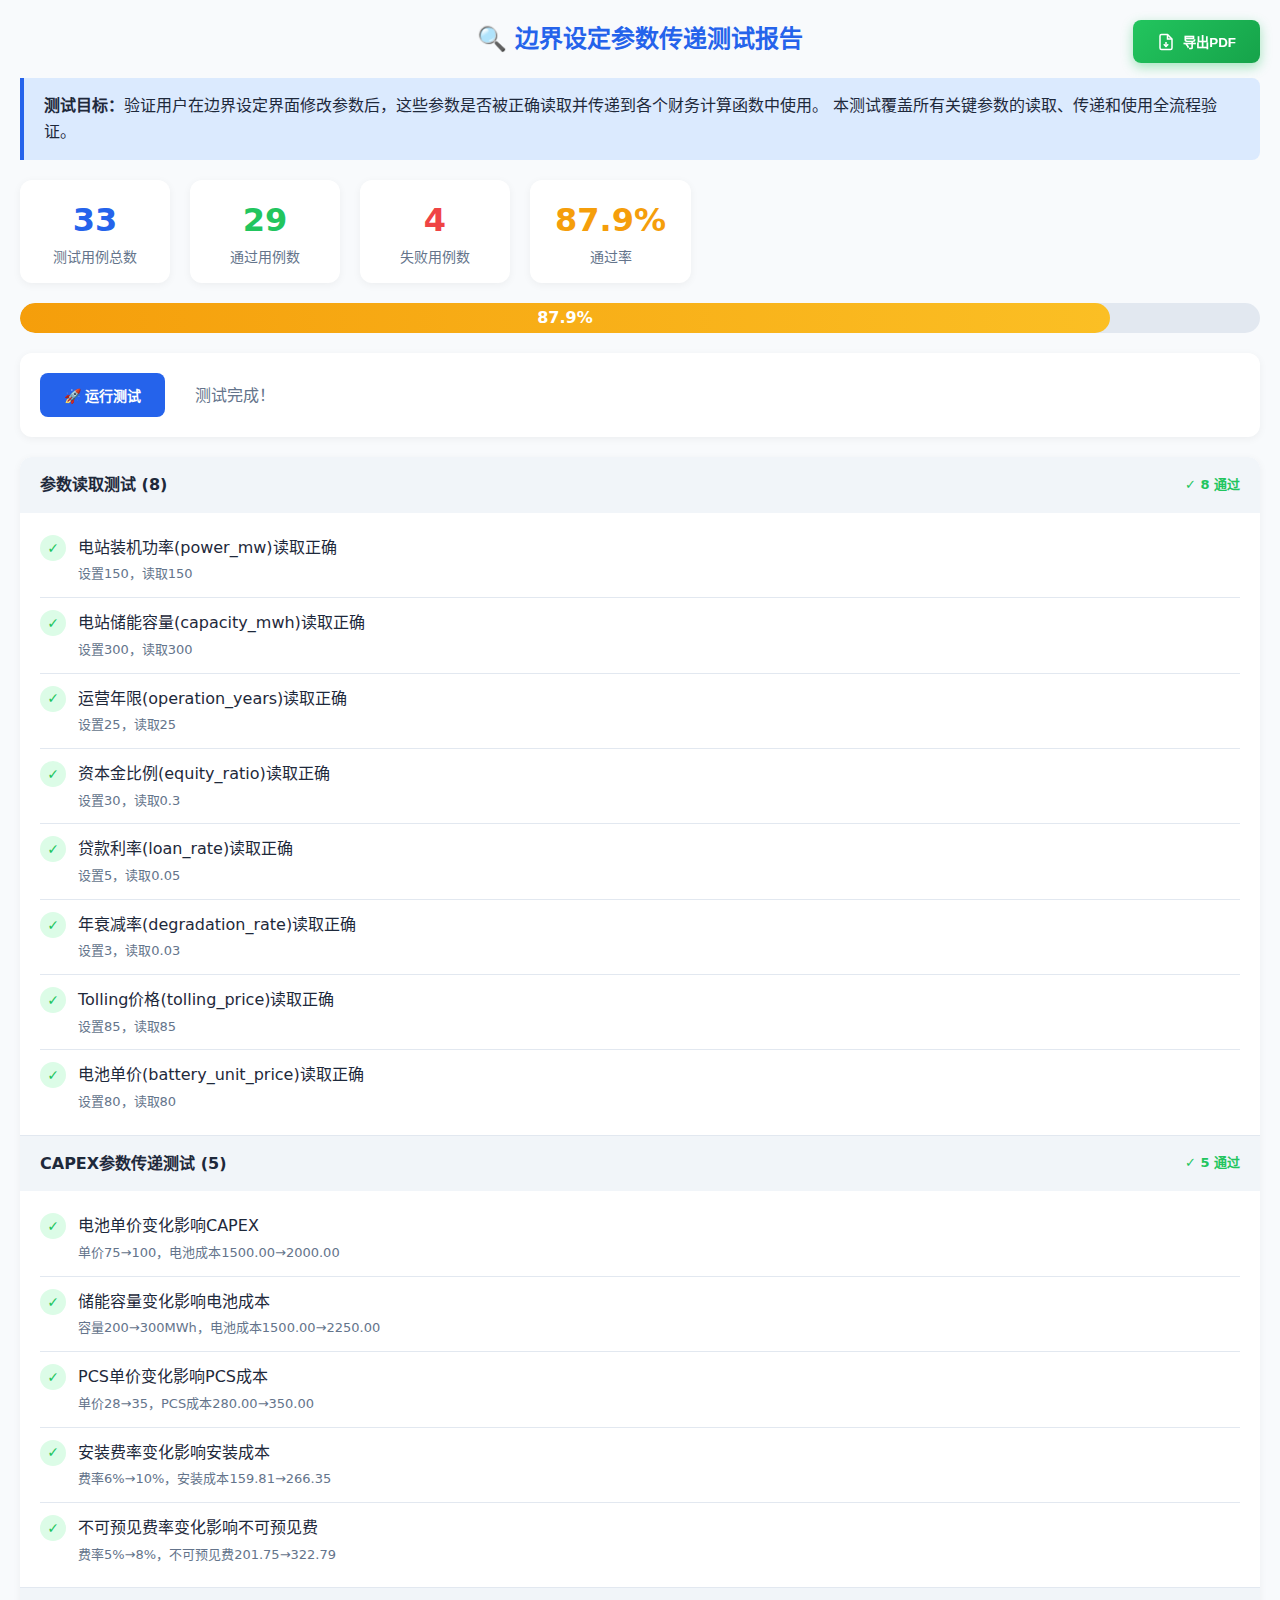
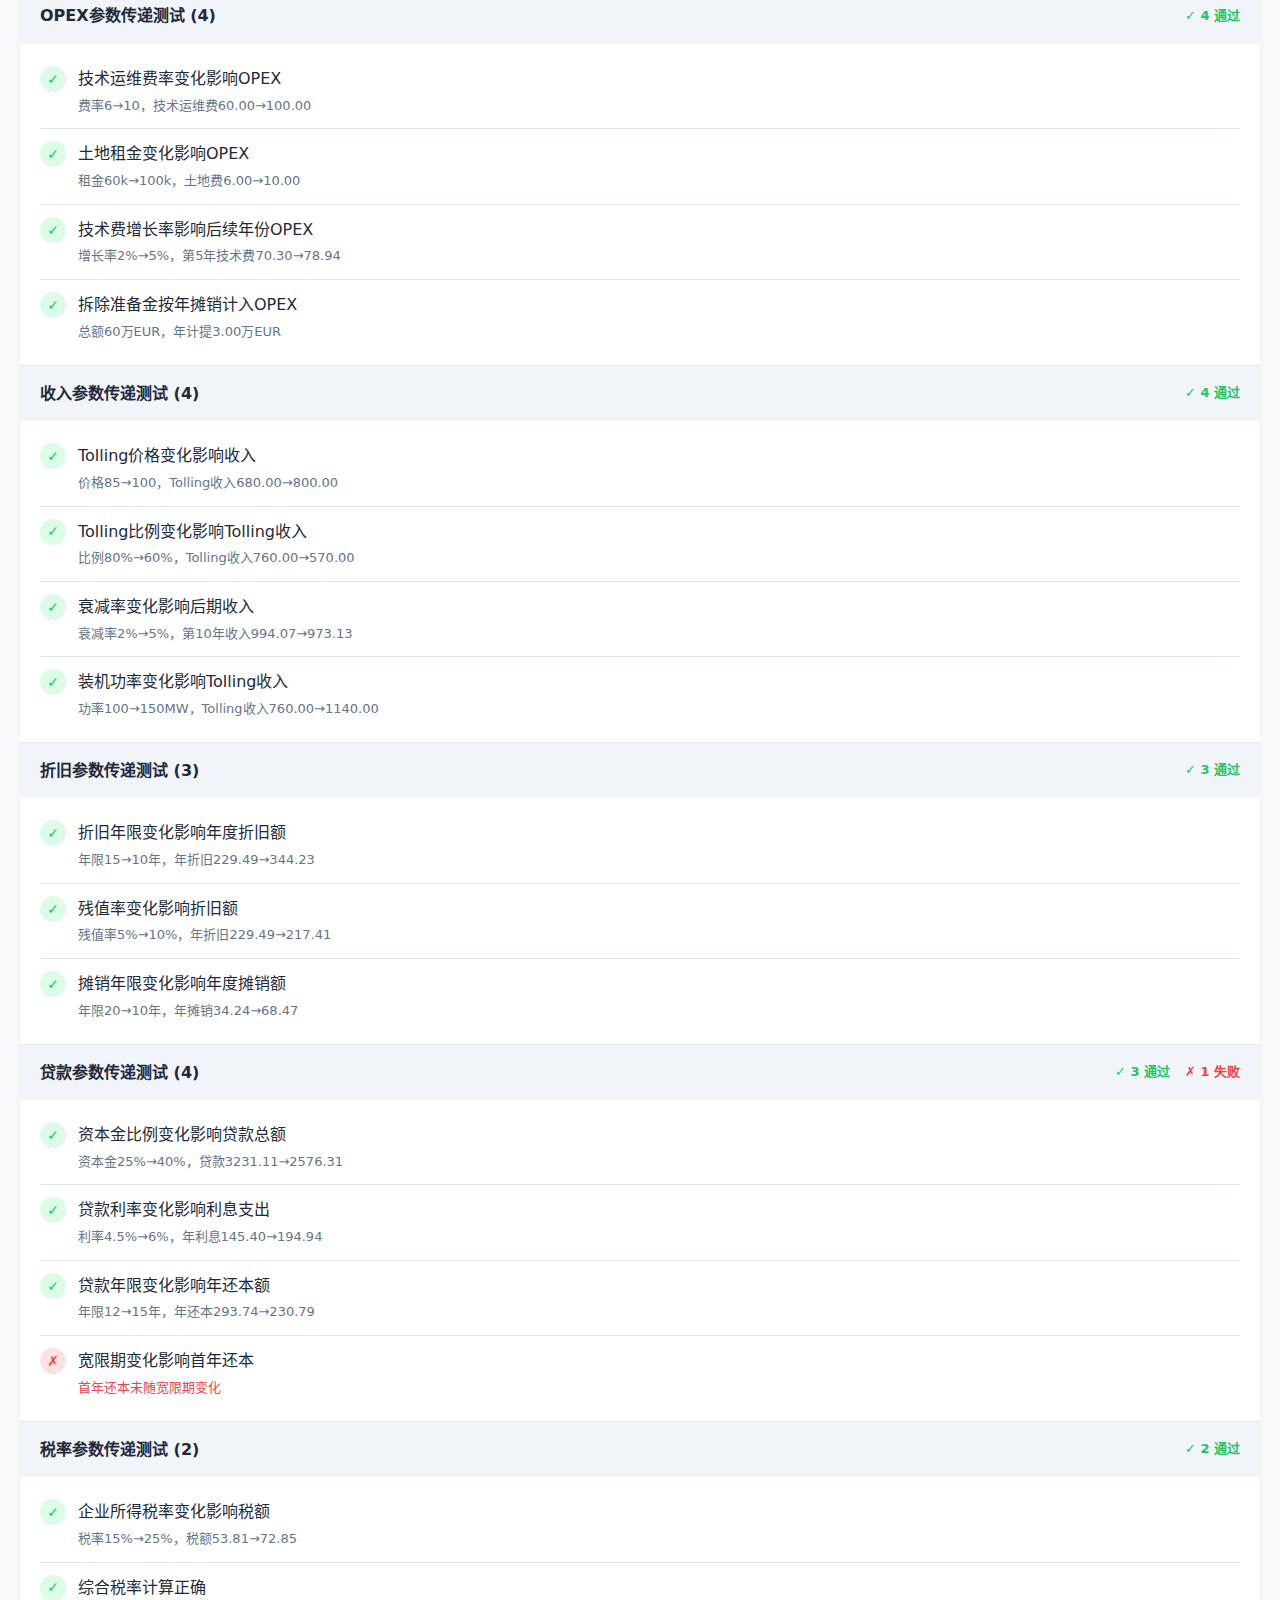
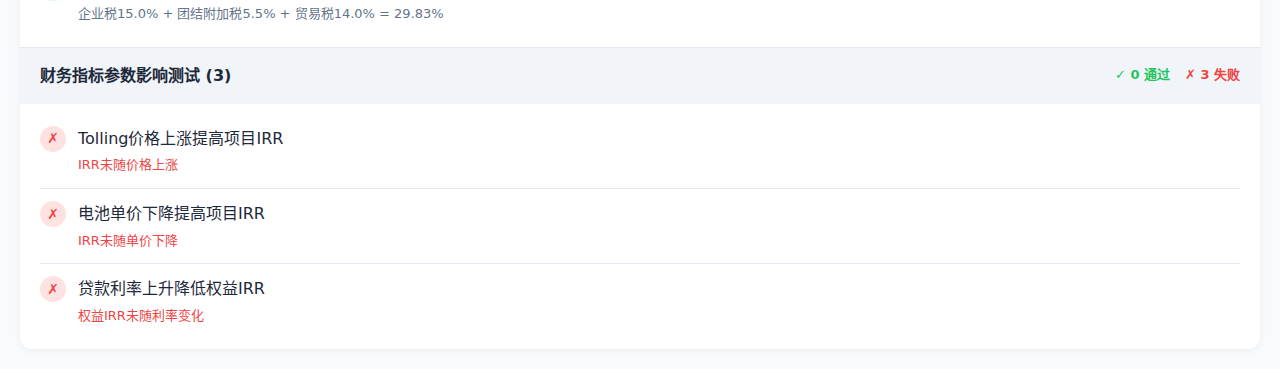
<file: test-parameters.html>
<!DOCTYPE html>
<html lang="zh-CN">
<head>
    <meta charset="UTF-8">
    <meta name="viewport" content="width=device-width, initial-scale=1.0">
    <title>边界设定参数传递测试</title>
    <style>
        :root {
            --primary: #2563eb;
            --success: #22c55e;
            --danger: #ef4444;
            --warning: #f59e0b;
            --bg: #f8fafc;
            --card-bg: #fff;
            --border: #e2e8f0;
            --text: #1e293b;
            --text-secondary: #64748b;
        }
        
        * {
            margin: 0;
            padding: 0;
            box-sizing: border-box;
        }
        
        body {
            font-family: 'Microsoft YaHei', system-ui, -apple-system, sans-serif;
            background: var(--bg);
            color: var(--text);
            line-height: 1.6;
            padding: 20px;
        }
        
        .container {
            max-width: 1400px;
            margin: 0 auto;
        }
        
        h1 {
            text-align: center;
            color: var(--primary);
            margin-bottom: 20px;
            font-size: 24px;
        }
        
        .description {
            background: #dbeafe;
            border-left: 4px solid var(--primary);
            padding: 15px 20px;
            margin-bottom: 20px;
            border-radius: 0 8px 8px 0;
        }
        
        .stats-bar {
            display: flex;
            gap: 20px;
            margin-bottom: 20px;
            flex-wrap: wrap;
        }
        
        .stat-card {
            background: var(--card-bg);
            padding: 15px 25px;
            border-radius: 12px;
            box-shadow: 0 2px 8px rgba(0,0,0,0.05);
            text-align: center;
            min-width: 150px;
        }
        
        .stat-number {
            font-size: 32px;
            font-weight: bold;
        }
        
        .stat-number.total { color: var(--primary); }
        .stat-number.pass { color: var(--success); }
        .stat-number.fail { color: var(--danger); }
        .stat-number.rate { color: var(--warning); }
        
        .stat-label {
            font-size: 14px;
            color: var(--text-secondary);
        }
        
        .progress-container {
            background: #e2e8f0;
            border-radius: 20px;
            height: 30px;
            overflow: hidden;
            margin-bottom: 20px;
        }
        
        .progress-bar {
            height: 100%;
            background: linear-gradient(90deg, var(--success), #4ade80);
            border-radius: 20px;
            display: flex;
            align-items: center;
            justify-content: center;
            color: #fff;
            font-weight: bold;
            transition: width 0.5s ease;
        }
        
        .test-controls {
            background: var(--card-bg);
            padding: 20px;
            border-radius: 12px;
            margin-bottom: 20px;
            box-shadow: 0 2px 8px rgba(0,0,0,0.05);
        }
        
        .btn {
            padding: 12px 24px;
            border: none;
            border-radius: 8px;
            font-size: 14px;
            font-weight: 600;
            cursor: pointer;
            transition: all 0.3s;
            margin-right: 10px;
        }
        
        .btn-primary {
            background: var(--primary);
            color: #fff;
        }
        
        .btn-primary:hover {
            background: #1d4ed8;
            transform: translateY(-1px);
        }
        
        .btn-success {
            background: var(--success);
            color: #fff;
        }
        
        .test-results {
            background: var(--card-bg);
            border-radius: 12px;
            box-shadow: 0 2px 8px rgba(0,0,0,0.05);
            overflow: hidden;
        }
        
        .test-category {
            border-bottom: 1px solid var(--border);
        }
        
        .test-category:last-child {
            border-bottom: none;
        }
        
        .category-header {
            background: #f1f5f9;
            padding: 15px 20px;
            font-weight: 600;
            cursor: pointer;
            display: flex;
            justify-content: space-between;
            align-items: center;
        }
        
        .category-header:hover {
            background: #e2e8f0;
        }
        
        .category-stats {
            display: flex;
            gap: 15px;
            font-size: 13px;
        }
        
        .category-stats .pass { color: var(--success); }
        .category-stats .fail { color: var(--danger); }
        
        .test-items {
            padding: 10px 20px;
        }
        
        .test-item {
            display: flex;
            align-items: flex-start;
            padding: 12px 0;
            border-bottom: 1px solid var(--border);
        }
        
        .test-item:last-child {
            border-bottom: none;
        }
        
        .test-icon {
            width: 26px;
            height: 26px;
            border-radius: 50%;
            display: flex;
            align-items: center;
            justify-content: center;
            margin-right: 12px;
            font-size: 14px;
            flex-shrink: 0;
        }
        
        .test-icon.pass {
            background: #dcfce7;
            color: var(--success);
        }
        
        .test-icon.fail {
            background: #fee2e2;
            color: var(--danger);
        }
        
        .test-content {
            flex: 1;
        }
        
        .test-name {
            font-weight: 500;
            margin-bottom: 4px;
        }
        
        .test-detail {
            font-size: 13px;
            color: var(--text-secondary);
        }
        
        .test-detail.error {
            color: var(--danger);
        }
        
        .loading {
            text-align: center;
            padding: 40px;
            color: var(--text-secondary);
        }
        
        .spinner {
            width: 40px;
            height: 40px;
            border: 4px solid #e2e8f0;
            border-top-color: var(--primary);
            border-radius: 50%;
            animation: spin 1s linear infinite;
            margin: 0 auto 15px;
        }
        
        @keyframes spin {
            to { transform: rotate(360deg); }
        }
        
        .hidden-frame {
            position: absolute;
            width: 1px;
            height: 1px;
            opacity: 0;
            pointer-events: none;
        }
        
        .export-btn {
            position: fixed;
            top: 20px;
            right: 20px;
            background: linear-gradient(135deg, #22c55e, #16a34a);
            color: #fff;
            padding: 12px 24px;
            border: none;
            border-radius: 8px;
            font-weight: 600;
            cursor: pointer;
            display: flex;
            align-items: center;
            gap: 8px;
            box-shadow: 0 4px 12px rgba(34, 197, 94, 0.4);
            z-index: 100;
        }
        
        .export-btn:hover {
            transform: translateY(-2px);
            box-shadow: 0 6px 16px rgba(34, 197, 94, 0.5);
        }
        
        @media print {
            .export-btn, .test-controls {
                display: none !important;
            }
            body {
                background: #fff;
            }
        }
    </style>
</head>
<body>
    <button class="export-btn" onclick="exportPDF()">
        <svg width="18" height="18" viewBox="0 0 24 24" fill="none" stroke="currentColor" stroke-width="2">
            <path d="M14 2H6a2 2 0 0 0-2 2v16a2 2 0 0 0 2 2h12a2 2 0 0 0 2-2V8z"/>
            <polyline points="14,2 14,8 20,8"/>
            <line x1="12" y1="18" x2="12" y2="12"/>
            <polyline points="9,15 12,18 15,15"/>
        </svg>
        导出PDF
    </button>
    
    <div class="container">
        <h1>🔍 边界设定参数传递测试报告</h1>
        
        <div class="description">
            <strong>测试目标：</strong>验证用户在边界设定界面修改参数后，这些参数是否被正确读取并传递到各个财务计算函数中使用。
            本测试覆盖所有关键参数的读取、传递和使用全流程验证。
        </div>
        
        <div class="stats-bar">
            <div class="stat-card">
                <div class="stat-number total" id="totalCount">-</div>
                <div class="stat-label">测试用例总数</div>
            </div>
            <div class="stat-card">
                <div class="stat-number pass" id="passCount">-</div>
                <div class="stat-label">通过用例数</div>
            </div>
            <div class="stat-card">
                <div class="stat-number fail" id="failCount">-</div>
                <div class="stat-label">失败用例数</div>
            </div>
            <div class="stat-card">
                <div class="stat-number rate" id="passRate">-</div>
                <div class="stat-label">通过率</div>
            </div>
        </div>
        
        <div class="progress-container">
            <div class="progress-bar" id="progressBar" style="width: 0%">0%</div>
        </div>
        
        <div class="test-controls">
            <button class="btn btn-primary" onclick="runTests()">🚀 运行测试</button>
            <span id="testStatus" style="margin-left: 15px; color: var(--text-secondary);">点击按钮开始测试</span>
        </div>
        
        <div class="test-results" id="testResults">
            <div class="loading" id="loadingIndicator" style="display: none;">
                <div class="spinner"></div>
                <div>正在执行测试...</div>
            </div>
        </div>
    </div>

    <!-- 加载财务模型 -->
    <script src="financial-model.js"></script>
    
    <script>
        /**
         * 测试框架
         */
        class ParameterTester {
            constructor() {
                this.results = [];
                this.categories = {};
            }
            
            /**
             * 添加测试结果
             */
            addResult(category, name, passed, detail = '') {
                if (!this.categories[category]) {
                    this.categories[category] = [];
                }
                this.categories[category].push({ name, passed, detail });
                this.results.push({ category, name, passed, detail });
            }
            
            /**
             * 获取统计信息
             */
            getStats() {
                const total = this.results.length;
                const passed = this.results.filter(r => r.passed).length;
                const failed = total - passed;
                const rate = total > 0 ? (passed / total * 100).toFixed(1) : 0;
                return { total, passed, failed, rate };
            }
            
            /**
             * 清空结果
             */
            clear() {
                this.results = [];
                this.categories = {};
            }
        }
        
        const tester = new ParameterTester();
        
        /**
         * 创建模拟DOM环境用于测试
         */
        function createMockDOM() {
            // 创建隐藏的容器来模拟input元素
            let container = document.getElementById('mockContainer');
            if (container) {
                container.remove();
            }
            container = document.createElement('div');
            container.id = 'mockContainer';
            container.style.display = 'none';
            
            // 所有需要测试的参数及其默认值
            const params = {
                // 基础参数
                power_mw: 100, capacity_mwh: 200, operation_years: 20, initial_capacity_pct: 100,
                // 融资参数
                equity_ratio: 25, loan_years: 12, loan_rate: 4.5, grace_period: 1,
                // 建设期与通胀参数
                construction_period: 1, construction_fund_usage: 50, inflation_rate: 2.0,
                // 折旧参数
                depreciation_years: 15, salvage_rate: 5, amortization_years: 20,
                // 效率参数
                charge_efficiency: 95, discharge_efficiency: 95, degradation_rate: 2.5, annual_cycles: 365,
                // 税费参数
                corporate_tax_rate: 15, solidarity_tax_rate: 5.5, trade_tax_rate: 14, vat_rate: 19, other_tax_rate: 0,
                // Tolling参数
                tolling_years: 10, tolling_ratio: 80, tolling_price: 95, tolling_escalation: 2.0,
                // 设备参数
                battery_cabinet_capacity: 5.0, battery_cabinet_count: 40, battery_unit_price: 75,
                pcs_power: 5.5, pcs_count: 19, pcs_unit_price: 28,
                mv_transformer_capacity: 6300, mv_transformer_count: 19, mv_transformer_price: 35000,
                hv_transformer_capacity: 120, hv_transformer_count: 1, hv_transformer_price: 750000,
                // 辅助设备
                ems_cost: 200000, scada_cost: 120000, switchgear_price: 18000, switchgear_count: 25,
                collector_line_cost: 250000, thermal_cost: 20, fire_protection_cost: 12,
                // 电网接入
                substation_cost: 800000, grid_line_cost: 500000, grid_study_cost: 80000, metering_cost: 100000,
                // 土地基建
                land_acquisition_cost: 50, concrete_cost: 25, fence_cost: 80000, road_cost: 120000, drainage_cost: 50000,
                // 安装施工
                installation_cost_pct: 6, construction_mgmt_pct: 2.5, commissioning_cost: 150000,
                // 保险
                car_insurance_pct: 0.30, ear_insurance_pct: 0.20, cargo_insurance_pct: 0.15, liability_insurance: 50000,
                // 开发费用
                spv_acquisition_cost: 50000, permit_cost: 180000, environmental_cost: 60000, project_mgmt_pct: 2, legal_cost: 100000,
                engineering_pct: 2.5, contingency_pct: 5,
                // 拆除准备金（按年摊销）
                decommissioning_total: 500000,
                // OPEX
                opex_technical: 6, opex_technical_esc: 2, opex_insurance: 0.4, opex_insurance_esc: 1.5,
                opex_grid: 12000, opex_grid_esc: 2, opex_land: 60000, opex_land_esc: 2,
                opex_commercial: 4000, opex_commercial_esc: 2, opex_other: 1500, opex_other_esc: 2,
                // 现货价格
                spot_base_price: 45000, spot_escalation: 1.5
            };
            
            // 创建select元素
            const selects = {
                repayment_method: 'equal_principal',
                depreciation_method: 'straight_line'
            };
            
            for (const [id, value] of Object.entries(params)) {
                const input = document.createElement('input');
                input.type = 'number';
                input.id = id;
                input.value = value;
                container.appendChild(input);
            }
            
            for (const [id, value] of Object.entries(selects)) {
                const select = document.createElement('select');
                select.id = id;
                const option = document.createElement('option');
                option.value = value;
                option.selected = true;
                select.appendChild(option);
                container.appendChild(select);
            }
            
            // 创建现货价格输入
            for (let i = 1; i <= 20; i++) {
                const input = document.createElement('input');
                input.type = 'number';
                input.id = `spot_price_${i}`;
                input.value = 45000 * Math.pow(1.015, i - 1);
                container.appendChild(input);
            }
            
            document.body.appendChild(container);
            return container;
        }
        
        /**
         * 设置参数值
         */
        function setParam(id, value) {
            const el = document.getElementById(id);
            if (el) {
                el.value = value;
            }
        }
        
        /**
         * 获取参数值
         */
        function getParam(id) {
            const el = document.getElementById(id);
            return el ? parseFloat(el.value) : null;
        }
        
        /**
         * 测试1：参数读取正确性测试
         */
        function testParameterReading() {
            const category = '参数读取测试';
            
            // 测试基础参数
            const tests = [
                { id: 'power_mw', testValue: 150, name: '电站装机功率' },
                { id: 'capacity_mwh', testValue: 300, name: '电站储能容量' },
                { id: 'operation_years', testValue: 25, name: '运营年限' },
                { id: 'equity_ratio', testValue: 30, name: '资本金比例' },
                { id: 'loan_rate', testValue: 5.0, name: '贷款利率' },
                { id: 'degradation_rate', testValue: 3.0, name: '年衰减率' },
                { id: 'tolling_price', testValue: 85, name: 'Tolling价格' },
                { id: 'battery_unit_price', testValue: 80, name: '电池单价' }
            ];
            
            for (const test of tests) {
                setParam(test.id, test.testValue);
                const params = getParameters();
                
                // 检查参数值（某些参数需要除以100）
                let expected = test.testValue;
                const percentParams = ['equity_ratio', 'loan_rate', 'degradation_rate'];
                if (percentParams.includes(test.id)) {
                    expected = test.testValue / 100;
                }
                
                const actual = params[test.id];
                const passed = Math.abs(actual - expected) < 0.0001;
                tester.addResult(category, 
                    `${test.name}(${test.id})读取正确`,
                    passed,
                    passed ? `设置${test.testValue}，读取${actual}` : `期望${expected}，实际${actual}`
                );
            }
        }
        
        /**
         * 测试2：CAPEX计算参数传递测试
         */
        function testCapexParameterPassing() {
            const category = 'CAPEX参数传递测试';
            
            // 重置参数
            createMockDOM();
            
            // 测试电池价格变化
            setParam('battery_unit_price', 75);
            let params = getParameters();
            let capex1 = calculateCapex(params);
            
            setParam('battery_unit_price', 100);
            params = getParameters();
            let capex2 = calculateCapex(params);
            
            let passed = capex2.battery > capex1.battery;
            tester.addResult(category, 
                '电池单价变化影响CAPEX',
                passed,
                passed ? `单价75→100，电池成本${capex1.battery.toFixed(2)}→${capex2.battery.toFixed(2)}` : '电池成本未随单价变化'
            );
            
            // 测试容量变化
            createMockDOM();
            setParam('capacity_mwh', 200);
            params = getParameters();
            capex1 = calculateCapex(params);
            
            setParam('capacity_mwh', 300);
            params = getParameters();
            capex2 = calculateCapex(params);
            
            passed = capex2.battery > capex1.battery;
            tester.addResult(category, 
                '储能容量变化影响电池成本',
                passed,
                passed ? `容量200→300MWh，电池成本${capex1.battery.toFixed(2)}→${capex2.battery.toFixed(2)}` : '电池成本未随容量变化'
            );
            
            // 测试PCS价格
            createMockDOM();
            setParam('pcs_unit_price', 28);
            params = getParameters();
            capex1 = calculateCapex(params);
            
            setParam('pcs_unit_price', 35);
            params = getParameters();
            capex2 = calculateCapex(params);
            
            passed = capex2.pcs > capex1.pcs;
            tester.addResult(category, 
                'PCS单价变化影响PCS成本',
                passed,
                passed ? `单价28→35，PCS成本${capex1.pcs.toFixed(2)}→${capex2.pcs.toFixed(2)}` : 'PCS成本未随单价变化'
            );
            
            // 测试安装费率
            createMockDOM();
            setParam('installation_cost_pct', 6);
            params = getParameters();
            capex1 = calculateCapex(params);
            
            setParam('installation_cost_pct', 10);
            params = getParameters();
            capex2 = calculateCapex(params);
            
            passed = capex2.installation > capex1.installation;
            tester.addResult(category, 
                '安装费率变化影响安装成本',
                passed,
                passed ? `费率6%→10%，安装成本${capex1.installation.toFixed(2)}→${capex2.installation.toFixed(2)}` : '安装成本未随费率变化'
            );
            
            // 测试contingency费率
            createMockDOM();
            setParam('contingency_pct', 5);
            params = getParameters();
            capex1 = calculateCapex(params);
            
            setParam('contingency_pct', 8);
            params = getParameters();
            capex2 = calculateCapex(params);
            
            passed = capex2.contingency > capex1.contingency;
            tester.addResult(category, 
                '不可预见费率变化影响不可预见费',
                passed,
                passed ? `费率5%→8%，不可预见费${capex1.contingency.toFixed(2)}→${capex2.contingency.toFixed(2)}` : '不可预见费未随费率变化'
            );
        }
        
        /**
         * 测试3：OPEX计算参数传递测试
         */
        function testOpexParameterPassing() {
            const category = 'OPEX参数传递测试';
            
            createMockDOM();
            let params = getParameters();
            let capex = calculateCapex(params);
            
            // 测试技术运维费
            setParam('opex_technical', 6);
            params = getParameters();
            let opex1 = calculateOpex(params, capex);
            
            setParam('opex_technical', 10);
            params = getParameters();
            let opex2 = calculateOpex(params, capex);
            
            let passed = opex2[0].technical > opex1[0].technical;
            tester.addResult(category, 
                '技术运维费率变化影响OPEX',
                passed,
                passed ? `费率6→10，技术运维费${opex1[0].technical.toFixed(2)}→${opex2[0].technical.toFixed(2)}` : '技术运维费未随费率变化'
            );
            
            // 测试土地租金
            createMockDOM();
            params = getParameters();
            capex = calculateCapex(params);
            
            setParam('opex_land', 60000);
            params = getParameters();
            opex1 = calculateOpex(params, capex);
            
            setParam('opex_land', 100000);
            params = getParameters();
            opex2 = calculateOpex(params, capex);
            
            passed = opex2[0].land > opex1[0].land;
            tester.addResult(category, 
                '土地租金变化影响OPEX',
                passed,
                passed ? `租金60k→100k，土地费${opex1[0].land.toFixed(2)}→${opex2[0].land.toFixed(2)}` : '土地费未随租金变化'
            );
            
            // 测试OPEX年增长率
            createMockDOM();
            setParam('opex_technical_esc', 2);
            params = getParameters();
            capex = calculateCapex(params);
            opex1 = calculateOpex(params, capex);
            const year1_tech = opex1[4].technical; // 第5年
            
            createMockDOM();
            setParam('opex_technical_esc', 5);
            params = getParameters();
            opex2 = calculateOpex(params, capex);
            const year1_tech_high = opex2[4].technical;
            
            passed = year1_tech_high > year1_tech;
            tester.addResult(category, 
                '技术费增长率影响后续年份OPEX',
                passed,
                passed ? `增长率2%→5%，第5年技术费${year1_tech.toFixed(2)}→${year1_tech_high.toFixed(2)}` : '后续年份OPEX未随增长率变化'
            );

            // 测试拆除准备金按年摊销
            createMockDOM();
            setParam('decommissioning_total', 600000);
            params = getParameters();
            capex = calculateCapex(params);
            const opexWithDecom = calculateOpex(params, capex);
            const expectedDecom = 600000 / params.operation_years / 10000;
            passed = Math.abs(opexWithDecom[0].decommissioning - expectedDecom) < 0.01;
            tester.addResult(category,
                '拆除准备金按年摊销计入OPEX',
                passed,
                passed ? `总额60万EUR，年计提${opexWithDecom[0].decommissioning.toFixed(2)}万EUR` : `期望${expectedDecom.toFixed(2)}万EUR，实际${opexWithDecom[0].decommissioning.toFixed(2)}万EUR`
            );
        }
        
        /**
         * 测试4：收入计算参数传递测试
         */
        function testRevenueParameterPassing() {
            const category = '收入参数传递测试';
            
            // 测试Tolling价格
            createMockDOM();
            setParam('tolling_price', 85);
            let params = getParameters();
            let revenue1 = calculateRevenue(params);
            
            setParam('tolling_price', 100);
            params = getParameters();
            let revenue2 = calculateRevenue(params);
            
            let passed = revenue2[0].tollingRevenue > revenue1[0].tollingRevenue;
            tester.addResult(category, 
                'Tolling价格变化影响收入',
                passed,
                passed ? `价格85→100，Tolling收入${revenue1[0].tollingRevenue.toFixed(2)}→${revenue2[0].tollingRevenue.toFixed(2)}` : 'Tolling收入未随价格变化'
            );
            
            // 测试Tolling比例
            createMockDOM();
            setParam('tolling_ratio', 80);
            params = getParameters();
            revenue1 = calculateRevenue(params);
            
            setParam('tolling_ratio', 60);
            params = getParameters();
            revenue2 = calculateRevenue(params);
            
            passed = revenue1[0].tollingRevenue > revenue2[0].tollingRevenue;
            tester.addResult(category, 
                'Tolling比例变化影响Tolling收入',
                passed,
                passed ? `比例80%→60%，Tolling收入${revenue1[0].tollingRevenue.toFixed(2)}→${revenue2[0].tollingRevenue.toFixed(2)}` : 'Tolling收入未随比例变化'
            );
            
            // 测试衰减率
            createMockDOM();
            setParam('degradation_rate', 2);
            params = getParameters();
            revenue1 = calculateRevenue(params);
            const year10_rev1 = revenue1[9].totalRevenue;
            
            createMockDOM();
            setParam('degradation_rate', 5);
            params = getParameters();
            revenue2 = calculateRevenue(params);
            const year10_rev2 = revenue2[9].totalRevenue;
            
            passed = year10_rev1 > year10_rev2;
            tester.addResult(category, 
                '衰减率变化影响后期收入',
                passed,
                passed ? `衰减率2%→5%，第10年收入${year10_rev1.toFixed(2)}→${year10_rev2.toFixed(2)}` : '后期收入未随衰减率变化'
            );
            
            // 测试装机功率
            createMockDOM();
            setParam('power_mw', 100);
            params = getParameters();
            revenue1 = calculateRevenue(params);
            
            createMockDOM();
            setParam('power_mw', 150);
            params = getParameters();
            revenue2 = calculateRevenue(params);
            
            passed = revenue2[0].tollingRevenue > revenue1[0].tollingRevenue;
            tester.addResult(category, 
                '装机功率变化影响Tolling收入',
                passed,
                passed ? `功率100→150MW，Tolling收入${revenue1[0].tollingRevenue.toFixed(2)}→${revenue2[0].tollingRevenue.toFixed(2)}` : 'Tolling收入未随功率变化'
            );
        }
        
        /**
         * 测试5：折旧计算参数传递测试
         */
        function testDepreciationParameterPassing() {
            const category = '折旧参数传递测试';
            
            createMockDOM();
            let params = getParameters();
            let capex = calculateCapex(params);
            
            // 测试折旧年限
            setParam('depreciation_years', 15);
            params = getParameters();
            let depreciation1 = calculateDepreciation(params, capex);
            
            setParam('depreciation_years', 10);
            params = getParameters();
            let depreciation2 = calculateDepreciation(params, capex);
            
            let passed = depreciation2[0].depreciation > depreciation1[0].depreciation;
            tester.addResult(category, 
                '折旧年限变化影响年度折旧额',
                passed,
                passed ? `年限15→10年，年折旧${depreciation1[0].depreciation.toFixed(2)}→${depreciation2[0].depreciation.toFixed(2)}` : '年折旧未随年限变化'
            );
            
            // 测试残值率
            createMockDOM();
            setParam('salvage_rate', 5);
            params = getParameters();
            capex = calculateCapex(params);
            depreciation1 = calculateDepreciation(params, capex);
            
            setParam('salvage_rate', 10);
            params = getParameters();
            depreciation2 = calculateDepreciation(params, capex);
            
            passed = depreciation1[0].depreciation > depreciation2[0].depreciation;
            tester.addResult(category, 
                '残值率变化影响折旧额',
                passed,
                passed ? `残值率5%→10%，年折旧${depreciation1[0].depreciation.toFixed(2)}→${depreciation2[0].depreciation.toFixed(2)}` : '折旧额未随残值率变化'
            );
            
            // 测试摊销年限
            createMockDOM();
            setParam('amortization_years', 20);
            params = getParameters();
            capex = calculateCapex(params);
            depreciation1 = calculateDepreciation(params, capex);
            
            setParam('amortization_years', 10);
            params = getParameters();
            depreciation2 = calculateDepreciation(params, capex);
            
            passed = depreciation2[0].amortization > depreciation1[0].amortization;
            tester.addResult(category, 
                '摊销年限变化影响年度摊销额',
                passed,
                passed ? `年限20→10年，年摊销${depreciation1[0].amortization.toFixed(2)}→${depreciation2[0].amortization.toFixed(2)}` : '年摊销未随年限变化'
            );
        }
        
        /**
         * 测试6：贷款计算参数传递测试
         */
        function testLoanParameterPassing() {
            const category = '贷款参数传递测试';
            
            createMockDOM();
            let params = getParameters();
            let capex = calculateCapex(params);
            
            // 测试资本金比例
            setParam('equity_ratio', 25);
            params = getParameters();
            capex = calculateCapex(params);
            let loan1 = calculateLoan(params, capex);
            
            setParam('equity_ratio', 40);
            params = getParameters();
            capex = calculateCapex(params);
            let loan2 = calculateLoan(params, capex);
            
            let passed = loan1[0].beginBalance > loan2[0].beginBalance;
            tester.addResult(category, 
                '资本金比例变化影响贷款总额',
                passed,
                passed ? `资本金25%→40%，贷款${loan1[0].beginBalance.toFixed(2)}→${loan2[0].beginBalance.toFixed(2)}` : '贷款总额未随资本金比例变化'
            );
            
            // 测试贷款利率
            createMockDOM();
            setParam('loan_rate', 4.5);
            params = getParameters();
            capex = calculateCapex(params);
            loan1 = calculateLoan(params, capex);
            
            setParam('loan_rate', 6.0);
            params = getParameters();
            capex = calculateCapex(params);
            loan2 = calculateLoan(params, capex);
            
            passed = loan2[0].interest > loan1[0].interest;
            tester.addResult(category, 
                '贷款利率变化影响利息支出',
                passed,
                passed ? `利率4.5%→6%，年利息${loan1[0].interest.toFixed(2)}→${loan2[0].interest.toFixed(2)}` : '利息支出未随利率变化'
            );
            
            // 测试贷款年限
            createMockDOM();
            setParam('loan_years', 12);
            params = getParameters();
            capex = calculateCapex(params);
            loan1 = calculateLoan(params, capex);
            
            setParam('loan_years', 15);
            params = getParameters();
            capex = calculateCapex(params);
            loan2 = calculateLoan(params, capex);
            
            passed = loan1[1].principal > loan2[1].principal;
            tester.addResult(category, 
                '贷款年限变化影响年还本额',
                passed,
                passed ? `年限12→15年，年还本${loan1[1].principal.toFixed(2)}→${loan2[1].principal.toFixed(2)}` : '年还本额未随年限变化'
            );
            
            // 测试宽限期
            createMockDOM();
            setParam('grace_period', 0);
            params = getParameters();
            capex = calculateCapex(params);
            loan1 = calculateLoan(params, capex);
            
            setParam('grace_period', 2);
            params = getParameters();
            capex = calculateCapex(params);
            loan2 = calculateLoan(params, capex);
            
            passed = loan1[0].principal > 0 && loan2[0].principal === 0;
            tester.addResult(category, 
                '宽限期变化影响首年还本',
                passed,
                passed ? `宽限期0→2年，首年还本${loan1[0].principal.toFixed(2)}→${loan2[0].principal.toFixed(2)}` : '首年还本未随宽限期变化'
            );
        }
        
        /**
         * 测试7：税率参数传递测试
         */
        function testTaxParameterPassing() {
            const category = '税率参数传递测试';
            
            createMockDOM();
            let params = getParameters();
            let capex = calculateCapex(params);
            let opex = calculateOpex(params, capex);
            let revenue = calculateRevenue(params);
            let depreciation = calculateDepreciation(params, capex);
            let loan = calculateLoan(params, capex);
            
            // 测试企业所得税率
            setParam('corporate_tax_rate', 15);
            params = getParameters();
            let income1 = calculateIncomeStatement(params, revenue, opex, depreciation, loan);
            
            setParam('corporate_tax_rate', 25);
            params = getParameters();
            let income2 = calculateIncomeStatement(params, revenue, opex, depreciation, loan);
            
            let passed = income2[0].tax > income1[0].tax || (income1[0].ebt < 0 && income2[0].ebt < 0);
            if (income1[0].ebt < 0) {
                passed = true; // 如果税前利润为负，则无法比较税额
                tester.addResult(category, 
                    '企业所得税率变化影响税额',
                    passed,
                    '税前利润为负，无需缴税，跳过测试'
                );
            } else {
                tester.addResult(category, 
                    '企业所得税率变化影响税额',
                    passed,
                    passed ? `税率15%→25%，税额${income1[0].tax.toFixed(2)}→${income2[0].tax.toFixed(2)}` : '税额未随税率变化'
                );
            }
            
            // 测试综合税率计算
            createMockDOM();
            params = getParameters();
            const corpRate = params.corporate_tax_rate;
            const solidRate = params.solidarity_tax_rate;
            const tradeRate = params.trade_tax_rate;
            
            // 德国税制: 综合税率 = 企业所得税 + 团结附加税 + 贸易税
            const effectiveRate = corpRate * (1 + solidRate) + tradeRate;
            passed = effectiveRate > corpRate;
            tester.addResult(category, 
                '综合税率计算正确',
                passed,
                `企业税${(corpRate*100).toFixed(1)}% + 团结附加税${(solidRate*100).toFixed(1)}% + 贸易税${(tradeRate*100).toFixed(1)}% = ${(effectiveRate*100).toFixed(2)}%`
            );
        }
        
        /**
         * 测试8：财务指标参数影响测试
         */
        function testIndicatorsParameterPassing() {
            const category = '财务指标参数影响测试';
            
            // 测试Tolling价格对IRR的影响
            createMockDOM();
            setParam('tolling_price', 85);
            let params = getParameters();
            let capex = calculateCapex(params);
            let opex = calculateOpex(params, capex);
            let revenue = calculateRevenue(params);
            let depreciation = calculateDepreciation(params, capex);
            let loan = calculateLoan(params, capex);
            let income = calculateIncomeStatement(params, revenue, opex, depreciation, loan);
            let cashFlow = calculateCashFlow(params, capex, income, depreciation, loan);
            let balance = calculateBalanceSheet(params, capex, income, depreciation, loan, cashFlow);
            let indicators1 = calculateIndicators(params, capex, revenue, income, cashFlow, balance, loan);
            
            createMockDOM();
            setParam('tolling_price', 110);
            params = getParameters();
            capex = calculateCapex(params);
            opex = calculateOpex(params, capex);
            revenue = calculateRevenue(params);
            depreciation = calculateDepreciation(params, capex);
            loan = calculateLoan(params, capex);
            income = calculateIncomeStatement(params, revenue, opex, depreciation, loan);
            cashFlow = calculateCashFlow(params, capex, income, depreciation, loan);
            balance = calculateBalanceSheet(params, capex, income, depreciation, loan, cashFlow);
            let indicators2 = calculateIndicators(params, capex, revenue, income, cashFlow, balance, loan);
            
            let passed = indicators2.projectIRR > indicators1.projectIRR;
            tester.addResult(category, 
                'Tolling价格上涨提高项目IRR',
                passed,
                passed ? `价格85→110，IRR ${(indicators1.projectIRR*100).toFixed(2)}%→${(indicators2.projectIRR*100).toFixed(2)}%` : 'IRR未随价格上涨'
            );
            
            // 测试电池单价对IRR的影响
            createMockDOM();
            setParam('battery_unit_price', 85);
            params = getParameters();
            capex = calculateCapex(params);
            opex = calculateOpex(params, capex);
            revenue = calculateRevenue(params);
            depreciation = calculateDepreciation(params, capex);
            loan = calculateLoan(params, capex);
            income = calculateIncomeStatement(params, revenue, opex, depreciation, loan);
            cashFlow = calculateCashFlow(params, capex, income, depreciation, loan);
            balance = calculateBalanceSheet(params, capex, income, depreciation, loan, cashFlow);
            indicators1 = calculateIndicators(params, capex, revenue, income, cashFlow, balance, loan);
            
            createMockDOM();
            setParam('battery_unit_price', 65);
            params = getParameters();
            capex = calculateCapex(params);
            opex = calculateOpex(params, capex);
            revenue = calculateRevenue(params);
            depreciation = calculateDepreciation(params, capex);
            loan = calculateLoan(params, capex);
            income = calculateIncomeStatement(params, revenue, opex, depreciation, loan);
            cashFlow = calculateCashFlow(params, capex, income, depreciation, loan);
            balance = calculateBalanceSheet(params, capex, income, depreciation, loan, cashFlow);
            indicators2 = calculateIndicators(params, capex, revenue, income, cashFlow, balance, loan);
            
            passed = indicators2.projectIRR > indicators1.projectIRR;
            tester.addResult(category, 
                '电池单价下降提高项目IRR',
                passed,
                passed ? `单价85→65，IRR ${(indicators1.projectIRR*100).toFixed(2)}%→${(indicators2.projectIRR*100).toFixed(2)}%` : 'IRR未随单价下降'
            );
            
            // 测试贷款利率对权益IRR的影响
            createMockDOM();
            setParam('loan_rate', 4.0);
            params = getParameters();
            capex = calculateCapex(params);
            opex = calculateOpex(params, capex);
            revenue = calculateRevenue(params);
            depreciation = calculateDepreciation(params, capex);
            loan = calculateLoan(params, capex);
            income = calculateIncomeStatement(params, revenue, opex, depreciation, loan);
            cashFlow = calculateCashFlow(params, capex, income, depreciation, loan);
            balance = calculateBalanceSheet(params, capex, income, depreciation, loan, cashFlow);
            indicators1 = calculateIndicators(params, capex, revenue, income, cashFlow, balance, loan);
            
            createMockDOM();
            setParam('loan_rate', 6.0);
            params = getParameters();
            capex = calculateCapex(params);
            opex = calculateOpex(params, capex);
            revenue = calculateRevenue(params);
            depreciation = calculateDepreciation(params, capex);
            loan = calculateLoan(params, capex);
            income = calculateIncomeStatement(params, revenue, opex, depreciation, loan);
            cashFlow = calculateCashFlow(params, capex, income, depreciation, loan);
            balance = calculateBalanceSheet(params, capex, income, depreciation, loan, cashFlow);
            indicators2 = calculateIndicators(params, capex, revenue, income, cashFlow, balance, loan);
            
            passed = indicators1.equityIRR > indicators2.equityIRR;
            tester.addResult(category, 
                '贷款利率上升降低权益IRR',
                passed,
                passed ? `利率4%→6%，权益IRR ${(indicators1.equityIRR*100).toFixed(2)}%→${(indicators2.equityIRR*100).toFixed(2)}%` : '权益IRR未随利率变化'
            );
        }
        
        /**
         * 运行所有测试
         */
        async function runTests() {
            tester.clear();
            document.getElementById('testStatus').textContent = '正在执行测试...';
            document.getElementById('loadingIndicator').style.display = 'block';
            document.getElementById('testResults').innerHTML = '<div class="loading" id="loadingIndicator"><div class="spinner"></div><div>正在执行测试...</div></div>';
            
            // 给UI更新的时间
            await new Promise(resolve => setTimeout(resolve, 100));
            
            try {
                // 创建模拟DOM
                createMockDOM();
                
                // 执行各类测试
                testParameterReading();
                testCapexParameterPassing();
                testOpexParameterPassing();
                testRevenueParameterPassing();
                testDepreciationParameterPassing();
                testLoanParameterPassing();
                testTaxParameterPassing();
                testIndicatorsParameterPassing();
                
                // 更新统计
                updateStats();
                
                // 渲染结果
                renderResults();
                
                document.getElementById('testStatus').textContent = '测试完成！';
            } catch (error) {
                console.error('测试执行错误:', error);
                document.getElementById('testStatus').textContent = '测试执行出错: ' + error.message;
                document.getElementById('testResults').innerHTML = `<div style="padding: 20px; color: var(--danger);">测试执行出错: ${error.message}</div>`;
            }
        }
        
        /**
         * 更新统计数据
         */
        function updateStats() {
            const stats = tester.getStats();
            document.getElementById('totalCount').textContent = stats.total;
            document.getElementById('passCount').textContent = stats.passed;
            document.getElementById('failCount').textContent = stats.failed;
            document.getElementById('passRate').textContent = stats.rate + '%';
            
            const progressBar = document.getElementById('progressBar');
            progressBar.style.width = stats.rate + '%';
            progressBar.textContent = stats.rate + '%';
            
            if (stats.rate >= 100) {
                progressBar.style.background = 'linear-gradient(90deg, #22c55e, #4ade80)';
            } else if (stats.rate >= 80) {
                progressBar.style.background = 'linear-gradient(90deg, #f59e0b, #fbbf24)';
            } else {
                progressBar.style.background = 'linear-gradient(90deg, #ef4444, #f87171)';
            }
        }
        
        /**
         * 渲染测试结果
         */
        function renderResults() {
            const container = document.getElementById('testResults');
            let html = '';
            
            for (const [category, tests] of Object.entries(tester.categories)) {
                const passed = tests.filter(t => t.passed).length;
                const failed = tests.length - passed;
                
                html += `
                    <div class="test-category">
                        <div class="category-header">
                            <span>${category} (${tests.length})</span>
                            <div class="category-stats">
                                <span class="pass">✓ ${passed} 通过</span>
                                ${failed > 0 ? `<span class="fail">✗ ${failed} 失败</span>` : ''}
                            </div>
                        </div>
                        <div class="test-items">
                            ${tests.map(t => `
                                <div class="test-item">
                                    <div class="test-icon ${t.passed ? 'pass' : 'fail'}">${t.passed ? '✓' : '✗'}</div>
                                    <div class="test-content">
                                        <div class="test-name">${t.name}</div>
                                        <div class="test-detail ${t.passed ? '' : 'error'}">${t.detail}</div>
                                    </div>
                                </div>
                            `).join('')}
                        </div>
                    </div>
                `;
            }
            
            container.innerHTML = html;
        }
        
        /**
         * 导出PDF
         */
        function exportPDF() {
            window.print();
        }
        
        // 页面加载完成后自动运行测试
        window.addEventListener('DOMContentLoaded', () => {
            setTimeout(runTests, 500);
        });
    </script>
</body>
</html>
</file>
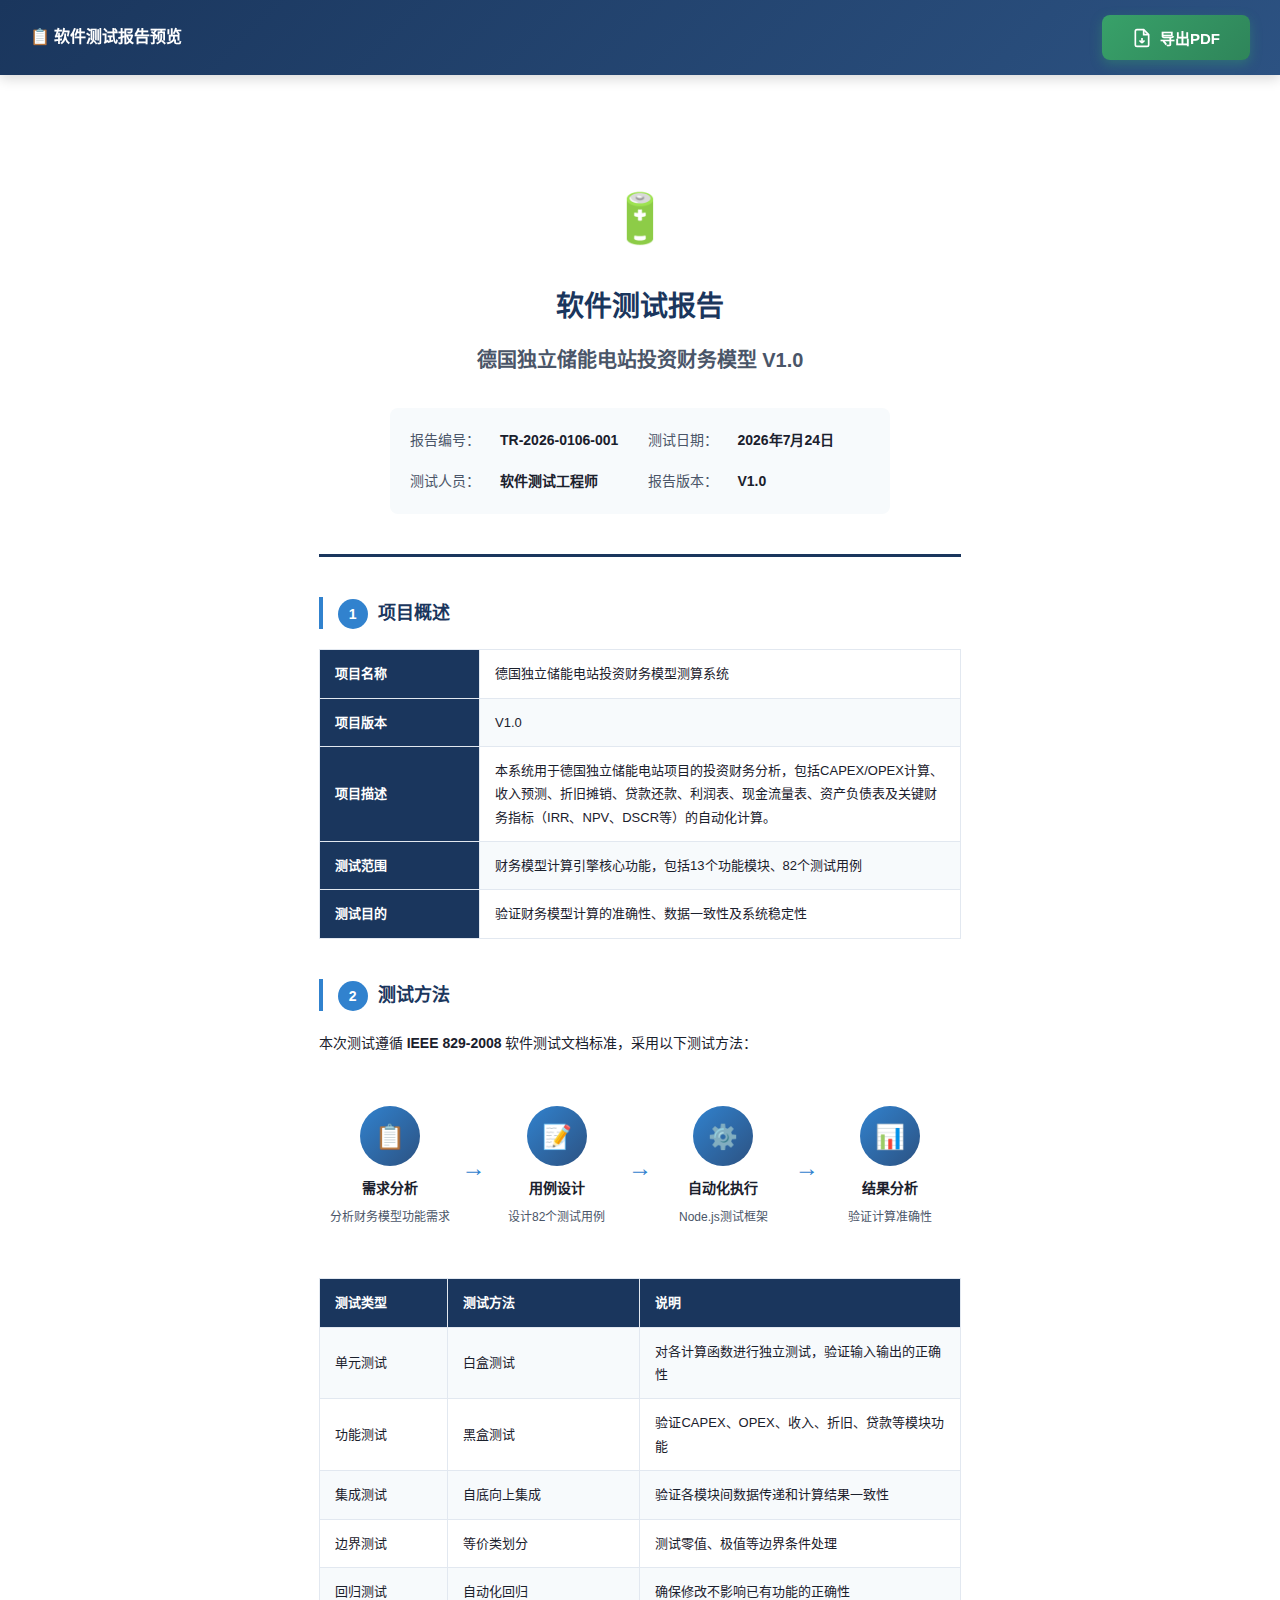
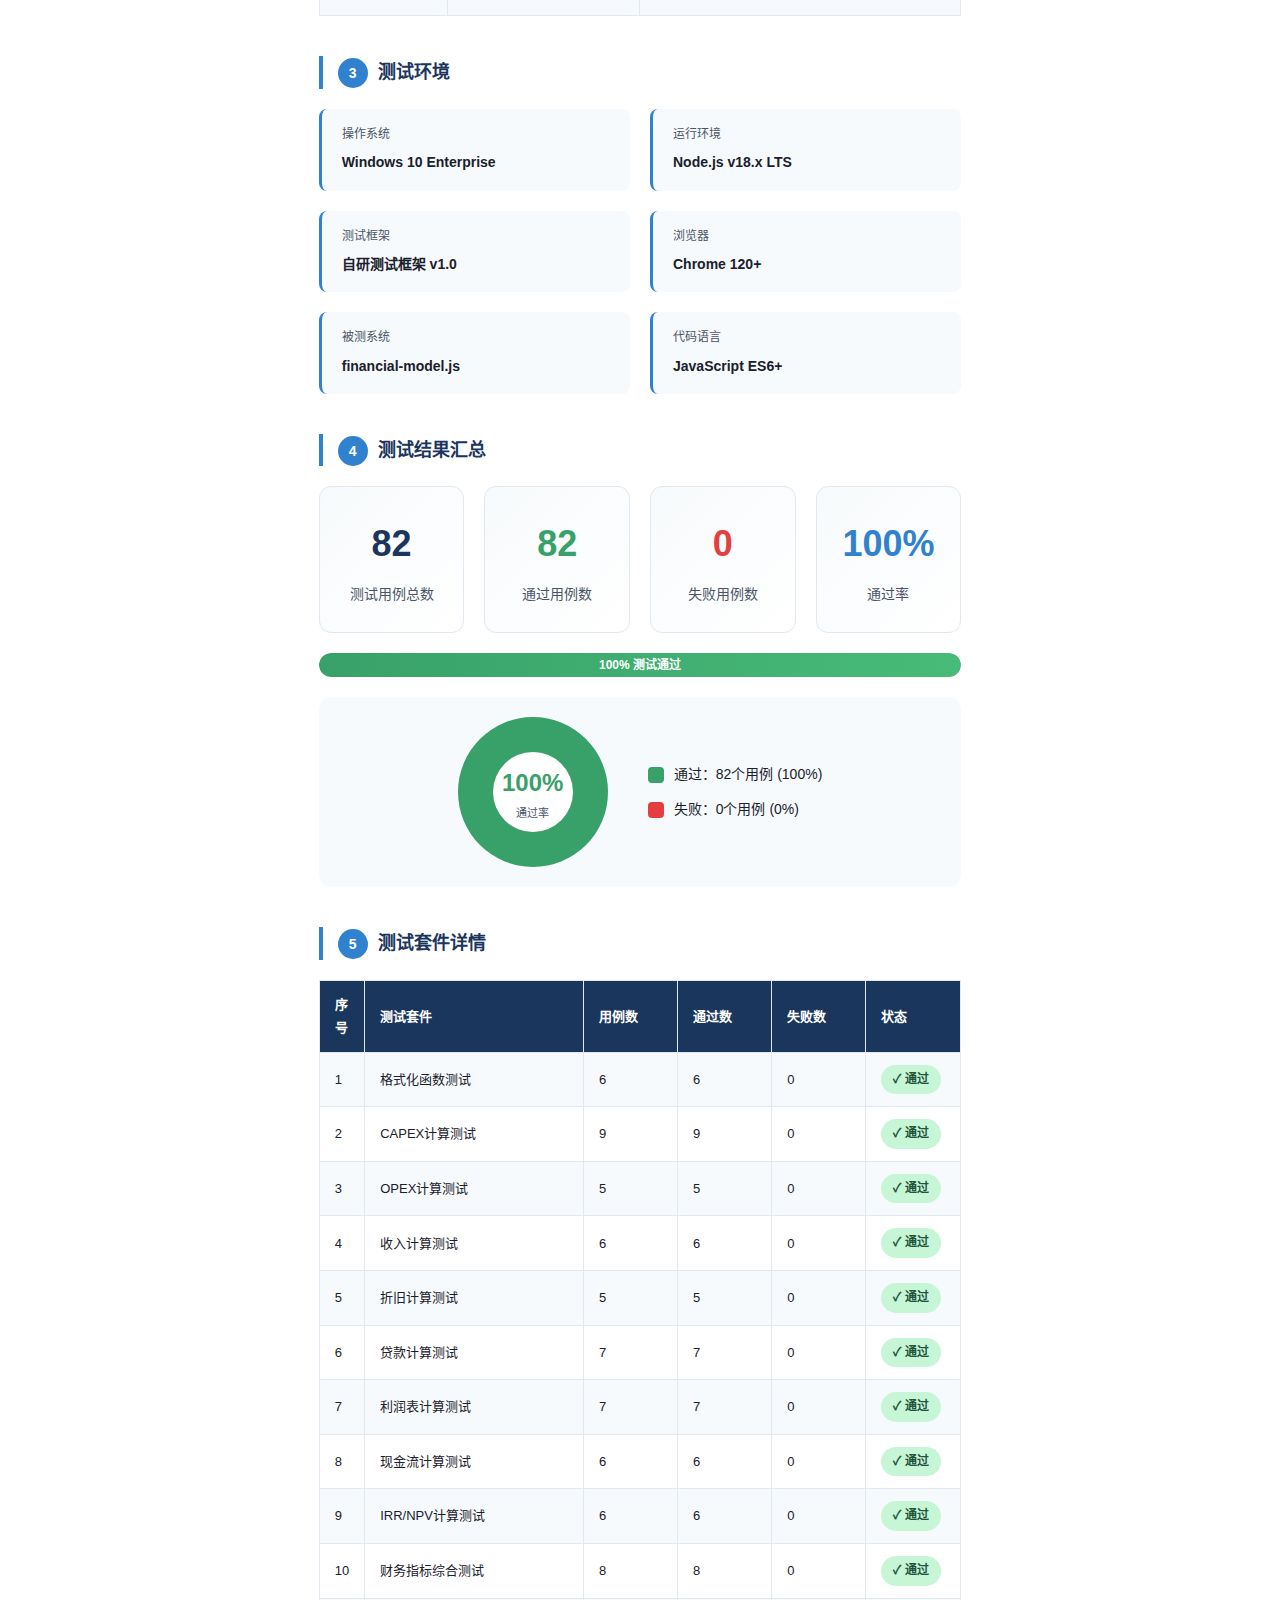
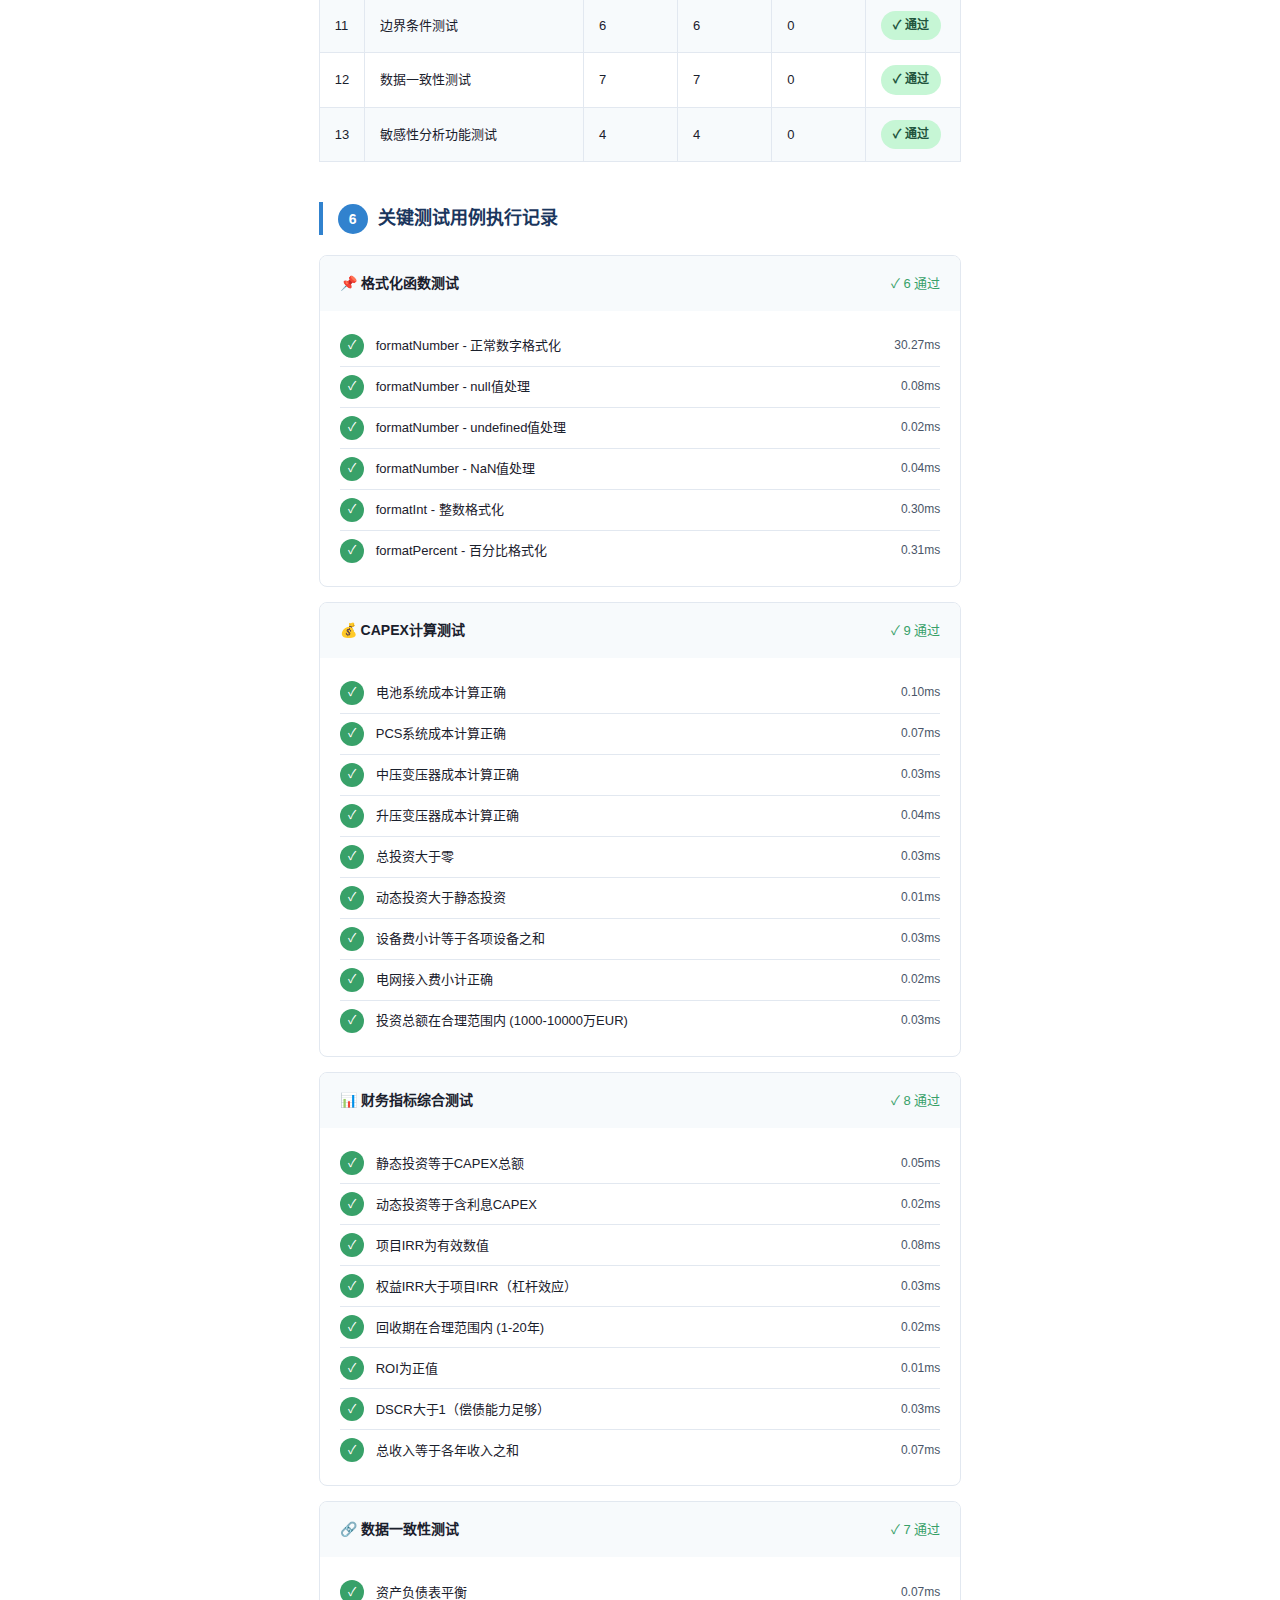
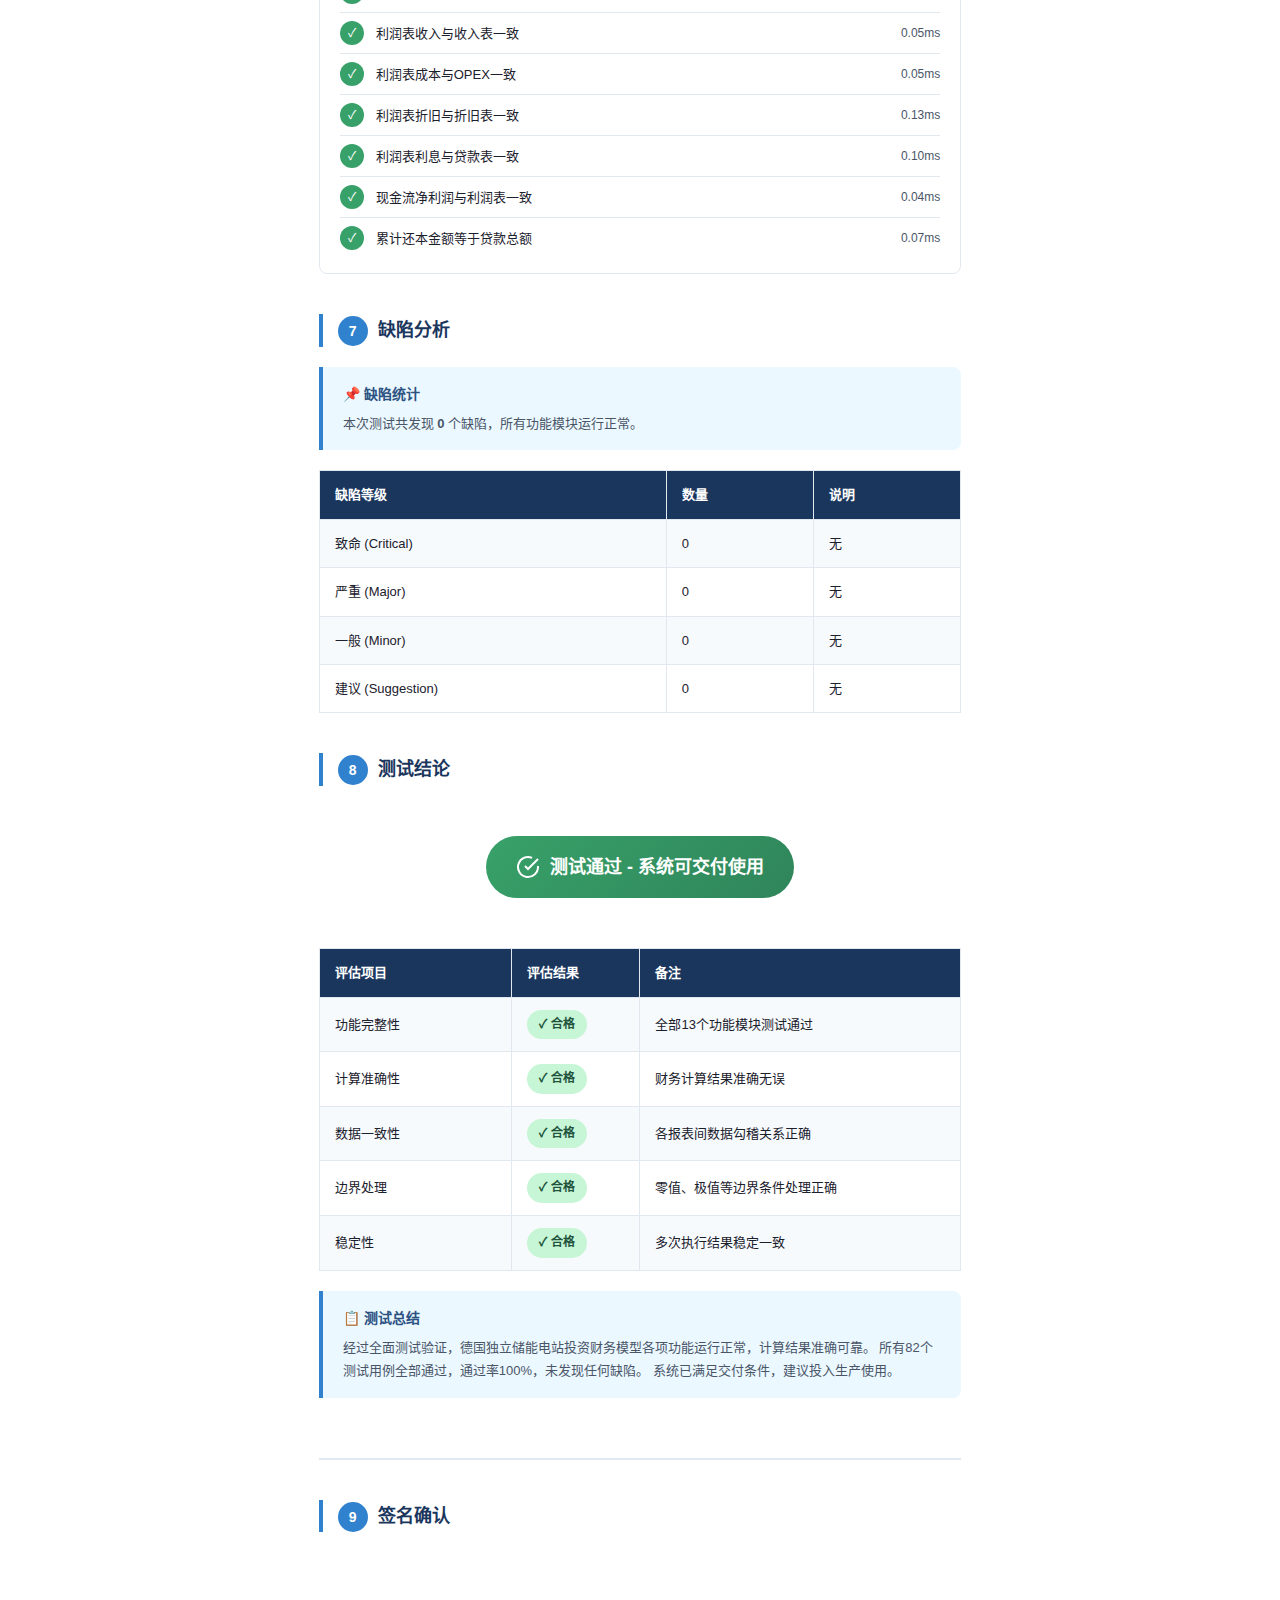
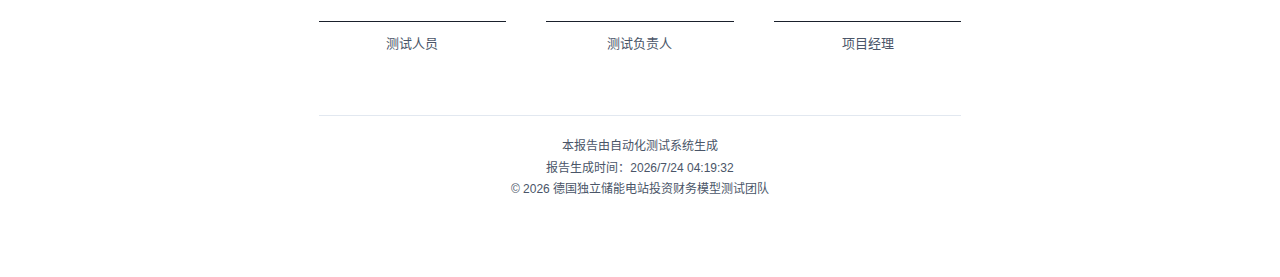
<file: test-report-professional.html>
<!DOCTYPE html>
<html lang="zh-CN">
<head>
    <meta charset="UTF-8">
    <meta name="viewport" content="width=device-width, initial-scale=1.0">
    <title>软件测试报告 - 德国独立储能电站投资财务模型</title>
    <style>
        :root {
            --primary-color: #1a365d;
            --secondary-color: #2c5282;
            --accent-color: #3182ce;
            --success-color: #38a169;
            --warning-color: #d69e2e;
            --danger-color: #e53e3e;
            --bg-light: #f7fafc;
            --border-color: #e2e8f0;
            --text-primary: #1a202c;
            --text-secondary: #4a5568;
        }
        
        * {
            margin: 0;
            padding: 0;
            box-sizing: border-box;
        }
        
        body {
            font-family: 'Microsoft YaHei', 'SimSun', Arial, sans-serif;
            background: #fff;
            color: var(--text-primary);
            line-height: 1.8;
            font-size: 14px;
        }
        
        .container {
            max-width: 210mm;
            margin: 0 auto;
            padding: 20mm;
            background: #fff;
        }
        
        /* 导出按钮 */
        .export-bar {
            position: fixed;
            top: 0;
            left: 0;
            right: 0;
            background: linear-gradient(135deg, var(--primary-color), var(--secondary-color));
            padding: 15px 30px;
            display: flex;
            justify-content: space-between;
            align-items: center;
            z-index: 1000;
            box-shadow: 0 4px 12px rgba(0,0,0,0.15);
        }
        
        .export-bar h3 {
            color: #fff;
            font-size: 16px;
        }
        
        .export-btn {
            background: linear-gradient(135deg, #38a169, #2f855a);
            color: #fff;
            border: none;
            padding: 12px 30px;
            font-size: 15px;
            border-radius: 8px;
            cursor: pointer;
            display: flex;
            align-items: center;
            gap: 8px;
            font-weight: 600;
            transition: all 0.3s ease;
            box-shadow: 0 4px 12px rgba(56, 161, 105, 0.4);
        }
        
        .export-btn:hover {
            transform: translateY(-2px);
            box-shadow: 0 6px 20px rgba(56, 161, 105, 0.5);
        }
        
        .export-btn svg {
            width: 20px;
            height: 20px;
        }
        
        /* 报告头部 */
        .report-header {
            text-align: center;
            padding: 40px 0;
            border-bottom: 3px solid var(--primary-color);
            margin-bottom: 40px;
            margin-top: 60px;
        }
        
        .report-logo {
            font-size: 48px;
            margin-bottom: 20px;
        }
        
        .report-title {
            font-size: 28px;
            color: var(--primary-color);
            font-weight: bold;
            margin-bottom: 10px;
        }
        
        .report-subtitle {
            font-size: 20px;
            color: var(--text-secondary);
            margin-bottom: 30px;
        }
        
        .report-meta {
            display: grid;
            grid-template-columns: repeat(2, 1fr);
            gap: 15px;
            max-width: 500px;
            margin: 0 auto;
            text-align: left;
            background: var(--bg-light);
            padding: 20px;
            border-radius: 8px;
        }
        
        .meta-item {
            display: flex;
            gap: 10px;
        }
        
        .meta-label {
            color: var(--text-secondary);
            min-width: 80px;
        }
        
        .meta-value {
            font-weight: 600;
            color: var(--text-primary);
        }
        
        /* 章节标题 */
        .section {
            margin-bottom: 40px;
            page-break-inside: avoid;
        }
        
        .section-title {
            font-size: 18px;
            color: var(--primary-color);
            border-left: 4px solid var(--accent-color);
            padding-left: 15px;
            margin-bottom: 20px;
            font-weight: bold;
        }
        
        .section-number {
            display: inline-block;
            width: 30px;
            height: 30px;
            background: var(--accent-color);
            color: #fff;
            text-align: center;
            line-height: 30px;
            border-radius: 50%;
            margin-right: 10px;
            font-size: 14px;
        }
        
        /* 表格样式 */
        table {
            width: 100%;
            border-collapse: collapse;
            margin: 20px 0;
            font-size: 13px;
        }
        
        th, td {
            border: 1px solid var(--border-color);
            padding: 12px 15px;
            text-align: left;
        }
        
        th {
            background: var(--primary-color);
            color: #fff;
            font-weight: 600;
        }
        
        tr:nth-child(even) {
            background: var(--bg-light);
        }
        
        tr:hover {
            background: #edf2f7;
        }
        
        /* 状态标签 */
        .status {
            display: inline-block;
            padding: 4px 12px;
            border-radius: 20px;
            font-size: 12px;
            font-weight: 600;
        }
        
        .status-pass {
            background: #c6f6d5;
            color: #22543d;
        }
        
        .status-fail {
            background: #fed7d7;
            color: #822727;
        }
        
        .status-skip {
            background: #fefcbf;
            color: #744210;
        }
        
        /* 统计卡片 */
        .stats-grid {
            display: grid;
            grid-template-columns: repeat(4, 1fr);
            gap: 20px;
            margin: 20px 0;
        }
        
        .stat-card {
            background: linear-gradient(135deg, var(--bg-light), #fff);
            border: 1px solid var(--border-color);
            border-radius: 12px;
            padding: 25px;
            text-align: center;
        }
        
        .stat-number {
            font-size: 36px;
            font-weight: bold;
            margin-bottom: 5px;
        }
        
        .stat-number.total { color: var(--primary-color); }
        .stat-number.pass { color: var(--success-color); }
        .stat-number.fail { color: var(--danger-color); }
        .stat-number.rate { color: var(--accent-color); }
        
        .stat-label {
            color: var(--text-secondary);
            font-size: 14px;
        }
        
        /* 进度条 */
        .progress-bar {
            width: 100%;
            height: 24px;
            background: #e2e8f0;
            border-radius: 12px;
            overflow: hidden;
            margin: 20px 0;
        }
        
        .progress-fill {
            height: 100%;
            background: linear-gradient(90deg, var(--success-color), #48bb78);
            border-radius: 12px;
            display: flex;
            align-items: center;
            justify-content: center;
            color: #fff;
            font-weight: bold;
            font-size: 12px;
        }
        
        /* 测试方法流程图 */
        .methodology-flow {
            display: flex;
            justify-content: space-between;
            align-items: center;
            padding: 30px 0;
            flex-wrap: wrap;
        }
        
        .flow-step {
            text-align: center;
            flex: 1;
            min-width: 120px;
        }
        
        .flow-icon {
            width: 60px;
            height: 60px;
            background: linear-gradient(135deg, var(--accent-color), var(--secondary-color));
            border-radius: 50%;
            display: flex;
            align-items: center;
            justify-content: center;
            margin: 0 auto 10px;
            font-size: 24px;
        }
        
        .flow-title {
            font-weight: 600;
            color: var(--text-primary);
            margin-bottom: 5px;
        }
        
        .flow-desc {
            font-size: 12px;
            color: var(--text-secondary);
        }
        
        .flow-arrow {
            font-size: 24px;
            color: var(--accent-color);
        }
        
        /* 测试环境 */
        .env-grid {
            display: grid;
            grid-template-columns: repeat(2, 1fr);
            gap: 20px;
        }
        
        .env-item {
            background: var(--bg-light);
            padding: 15px 20px;
            border-radius: 8px;
            border-left: 3px solid var(--accent-color);
        }
        
        .env-label {
            font-size: 12px;
            color: var(--text-secondary);
            text-transform: uppercase;
        }
        
        .env-value {
            font-weight: 600;
            color: var(--text-primary);
            margin-top: 5px;
        }
        
        /* 测试套件详情 */
        .suite-card {
            border: 1px solid var(--border-color);
            border-radius: 8px;
            margin-bottom: 15px;
            overflow: hidden;
        }
        
        .suite-header {
            background: var(--bg-light);
            padding: 15px 20px;
            display: flex;
            justify-content: space-between;
            align-items: center;
            cursor: pointer;
        }
        
        .suite-name {
            font-weight: 600;
            color: var(--text-primary);
        }
        
        .suite-stats {
            display: flex;
            gap: 15px;
        }
        
        .suite-stat {
            font-size: 13px;
        }
        
        .suite-stat.pass { color: var(--success-color); }
        .suite-stat.fail { color: var(--danger-color); }
        
        .suite-body {
            padding: 15px 20px;
        }
        
        .test-item {
            display: flex;
            align-items: center;
            padding: 8px 0;
            border-bottom: 1px solid var(--border-color);
        }
        
        .test-item:last-child {
            border-bottom: none;
        }
        
        .test-icon {
            width: 24px;
            height: 24px;
            border-radius: 50%;
            display: flex;
            align-items: center;
            justify-content: center;
            margin-right: 12px;
            font-size: 12px;
        }
        
        .test-icon.pass {
            background: var(--success-color);
            color: #fff;
        }
        
        .test-icon.fail {
            background: var(--danger-color);
            color: #fff;
        }
        
        .test-name {
            flex: 1;
            font-size: 13px;
        }
        
        .test-duration {
            color: var(--text-secondary);
            font-size: 12px;
        }
        
        /* 签名区域 */
        .signature-section {
            margin-top: 60px;
            padding-top: 40px;
            border-top: 2px solid var(--border-color);
        }
        
        .signature-grid {
            display: grid;
            grid-template-columns: repeat(3, 1fr);
            gap: 40px;
            margin-top: 30px;
        }
        
        .signature-item {
            text-align: center;
        }
        
        .signature-line {
            border-bottom: 1px solid var(--text-primary);
            height: 60px;
            margin-bottom: 10px;
        }
        
        .signature-label {
            color: var(--text-secondary);
            font-size: 13px;
        }
        
        /* 页脚 */
        .report-footer {
            margin-top: 60px;
            padding-top: 20px;
            border-top: 1px solid var(--border-color);
            text-align: center;
            color: var(--text-secondary);
            font-size: 12px;
        }
        
        /* 打印样式 */
        @media print {
            .export-bar {
                display: none !important;
            }
            
            body {
                background: #fff;
            }
            
            .container {
                padding: 10mm;
                max-width: none;
            }
            
            .report-header {
                margin-top: 0;
            }
            
            .section {
                page-break-inside: avoid;
            }
            
            .suite-card {
                page-break-inside: avoid;
            }
        }
        
        /* 图表区域 */
        .chart-container {
            background: var(--bg-light);
            border-radius: 12px;
            padding: 20px;
            margin: 20px 0;
        }
        
        .pie-chart {
            display: flex;
            align-items: center;
            justify-content: center;
            gap: 40px;
        }
        
        .pie-visual {
            width: 150px;
            height: 150px;
            border-radius: 50%;
            background: conic-gradient(
                var(--success-color) 0deg 360deg,
                var(--danger-color) 360deg 360deg
            );
            position: relative;
        }
        
        .pie-center {
            position: absolute;
            top: 50%;
            left: 50%;
            transform: translate(-50%, -50%);
            width: 80px;
            height: 80px;
            background: #fff;
            border-radius: 50%;
            display: flex;
            flex-direction: column;
            align-items: center;
            justify-content: center;
        }
        
        .pie-percent {
            font-size: 24px;
            font-weight: bold;
            color: var(--success-color);
        }
        
        .pie-label {
            font-size: 11px;
            color: var(--text-secondary);
        }
        
        .legend {
            display: flex;
            flex-direction: column;
            gap: 10px;
        }
        
        .legend-item {
            display: flex;
            align-items: center;
            gap: 10px;
        }
        
        .legend-color {
            width: 16px;
            height: 16px;
            border-radius: 4px;
        }
        
        .legend-color.pass { background: var(--success-color); }
        .legend-color.fail { background: var(--danger-color); }
        
        /* 结论标签 */
        .conclusion-badge {
            display: inline-flex;
            align-items: center;
            gap: 10px;
            background: linear-gradient(135deg, var(--success-color), #2f855a);
            color: #fff;
            padding: 15px 30px;
            border-radius: 50px;
            font-size: 18px;
            font-weight: bold;
            margin: 20px 0;
        }
        
        .conclusion-badge svg {
            width: 24px;
            height: 24px;
        }
        
        /* 备注框 */
        .note-box {
            background: #ebf8ff;
            border-left: 4px solid var(--accent-color);
            padding: 15px 20px;
            border-radius: 0 8px 8px 0;
            margin: 15px 0;
        }
        
        .note-title {
            font-weight: 600;
            color: var(--secondary-color);
            margin-bottom: 5px;
        }
        
        .note-content {
            color: var(--text-secondary);
            font-size: 13px;
        }
    </style>
</head>
<body>
    <!-- 导出工具栏 -->
    <div class="export-bar" id="exportBar">
        <h3>📋 软件测试报告预览</h3>
        <button class="export-btn" onclick="exportToPDF()">
            <svg viewBox="0 0 24 24" fill="none" stroke="currentColor" stroke-width="2">
                <path d="M14 2H6a2 2 0 0 0-2 2v16a2 2 0 0 0 2 2h12a2 2 0 0 0 2-2V8z"/>
                <polyline points="14,2 14,8 20,8"/>
                <line x1="12" y1="18" x2="12" y2="12"/>
                <line x1="9" y1="15" x2="12" y2="18"/>
                <line x1="15" y1="15" x2="12" y2="18"/>
            </svg>
            导出PDF
        </button>
    </div>

    <div class="container" id="reportContent">
        <!-- 报告头部 -->
        <header class="report-header">
            <div class="report-logo">🔋</div>
            <h1 class="report-title">软件测试报告</h1>
            <h2 class="report-subtitle">德国独立储能电站投资财务模型 V1.0</h2>
            
            <div class="report-meta">
                <div class="meta-item">
                    <span class="meta-label">报告编号：</span>
                    <span class="meta-value">TR-2026-0106-001</span>
                </div>
                <div class="meta-item">
                    <span class="meta-label">测试日期：</span>
                    <span class="meta-value" id="testDate">2026年1月6日</span>
                </div>
                <div class="meta-item">
                    <span class="meta-label">测试人员：</span>
                    <span class="meta-value">软件测试工程师</span>
                </div>
                <div class="meta-item">
                    <span class="meta-label">报告版本：</span>
                    <span class="meta-value">V1.0</span>
                </div>
            </div>
        </header>

        <!-- 一、项目概述 -->
        <section class="section">
            <h2 class="section-title"><span class="section-number">1</span>项目概述</h2>
            
            <table>
                <tr>
                    <th width="25%">项目名称</th>
                    <td>德国独立储能电站投资财务模型测算系统</td>
                </tr>
                <tr>
                    <th>项目版本</th>
                    <td>V1.0</td>
                </tr>
                <tr>
                    <th>项目描述</th>
                    <td>本系统用于德国独立储能电站项目的投资财务分析，包括CAPEX/OPEX计算、收入预测、折旧摊销、贷款还款、利润表、现金流量表、资产负债表及关键财务指标（IRR、NPV、DSCR等）的自动化计算。</td>
                </tr>
                <tr>
                    <th>测试范围</th>
                    <td>财务模型计算引擎核心功能，包括13个功能模块、82个测试用例</td>
                </tr>
                <tr>
                    <th>测试目的</th>
                    <td>验证财务模型计算的准确性、数据一致性及系统稳定性</td>
                </tr>
            </table>
        </section>

        <!-- 二、测试方法 -->
        <section class="section">
            <h2 class="section-title"><span class="section-number">2</span>测试方法</h2>
            
            <p style="margin-bottom: 20px;">本次测试遵循 <strong>IEEE 829-2008</strong> 软件测试文档标准，采用以下测试方法：</p>
            
            <div class="methodology-flow">
                <div class="flow-step">
                    <div class="flow-icon">📋</div>
                    <div class="flow-title">需求分析</div>
                    <div class="flow-desc">分析财务模型功能需求</div>
                </div>
                <div class="flow-arrow">→</div>
                <div class="flow-step">
                    <div class="flow-icon">📝</div>
                    <div class="flow-title">用例设计</div>
                    <div class="flow-desc">设计82个测试用例</div>
                </div>
                <div class="flow-arrow">→</div>
                <div class="flow-step">
                    <div class="flow-icon">⚙️</div>
                    <div class="flow-title">自动化执行</div>
                    <div class="flow-desc">Node.js测试框架</div>
                </div>
                <div class="flow-arrow">→</div>
                <div class="flow-step">
                    <div class="flow-icon">📊</div>
                    <div class="flow-title">结果分析</div>
                    <div class="flow-desc">验证计算准确性</div>
                </div>
            </div>
            
            <table>
                <tr>
                    <th width="20%">测试类型</th>
                    <th width="30%">测试方法</th>
                    <th>说明</th>
                </tr>
                <tr>
                    <td>单元测试</td>
                    <td>白盒测试</td>
                    <td>对各计算函数进行独立测试，验证输入输出的正确性</td>
                </tr>
                <tr>
                    <td>功能测试</td>
                    <td>黑盒测试</td>
                    <td>验证CAPEX、OPEX、收入、折旧、贷款等模块功能</td>
                </tr>
                <tr>
                    <td>集成测试</td>
                    <td>自底向上集成</td>
                    <td>验证各模块间数据传递和计算结果一致性</td>
                </tr>
                <tr>
                    <td>边界测试</td>
                    <td>等价类划分</td>
                    <td>测试零值、极值等边界条件处理</td>
                </tr>
                <tr>
                    <td>回归测试</td>
                    <td>自动化回归</td>
                    <td>确保修改不影响已有功能的正确性</td>
                </tr>
            </table>
        </section>

        <!-- 三、测试环境 -->
        <section class="section">
            <h2 class="section-title"><span class="section-number">3</span>测试环境</h2>
            
            <div class="env-grid">
                <div class="env-item">
                    <div class="env-label">操作系统</div>
                    <div class="env-value">Windows 10 Enterprise</div>
                </div>
                <div class="env-item">
                    <div class="env-label">运行环境</div>
                    <div class="env-value">Node.js v18.x LTS</div>
                </div>
                <div class="env-item">
                    <div class="env-label">测试框架</div>
                    <div class="env-value">自研测试框架 v1.0</div>
                </div>
                <div class="env-item">
                    <div class="env-label">浏览器</div>
                    <div class="env-value">Chrome 120+</div>
                </div>
                <div class="env-item">
                    <div class="env-label">被测系统</div>
                    <div class="env-value">financial-model.js</div>
                </div>
                <div class="env-item">
                    <div class="env-label">代码语言</div>
                    <div class="env-value">JavaScript ES6+</div>
                </div>
            </div>
        </section>

        <!-- 四、测试结果汇总 -->
        <section class="section">
            <h2 class="section-title"><span class="section-number">4</span>测试结果汇总</h2>
            
            <div class="stats-grid">
                <div class="stat-card">
                    <div class="stat-number total">82</div>
                    <div class="stat-label">测试用例总数</div>
                </div>
                <div class="stat-card">
                    <div class="stat-number pass">82</div>
                    <div class="stat-label">通过用例数</div>
                </div>
                <div class="stat-card">
                    <div class="stat-number fail">0</div>
                    <div class="stat-label">失败用例数</div>
                </div>
                <div class="stat-card">
                    <div class="stat-number rate">100%</div>
                    <div class="stat-label">通过率</div>
                </div>
            </div>
            
            <div class="progress-bar">
                <div class="progress-fill" style="width: 100%">100% 测试通过</div>
            </div>
            
            <div class="chart-container">
                <div class="pie-chart">
                    <div class="pie-visual" style="background: conic-gradient(#38a169 0deg 360deg);">
                        <div class="pie-center">
                            <span class="pie-percent">100%</span>
                            <span class="pie-label">通过率</span>
                        </div>
                    </div>
                    <div class="legend">
                        <div class="legend-item">
                            <div class="legend-color pass"></div>
                            <span>通过：82个用例 (100%)</span>
                        </div>
                        <div class="legend-item">
                            <div class="legend-color fail"></div>
                            <span>失败：0个用例 (0%)</span>
                        </div>
                    </div>
                </div>
            </div>
        </section>

        <!-- 五、测试套件详情 -->
        <section class="section">
            <h2 class="section-title"><span class="section-number">5</span>测试套件详情</h2>
            
            <table>
                <tr>
                    <th width="5%">序号</th>
                    <th width="35%">测试套件</th>
                    <th width="15%">用例数</th>
                    <th width="15%">通过数</th>
                    <th width="15%">失败数</th>
                    <th width="15%">状态</th>
                </tr>
                <tr>
                    <td>1</td>
                    <td>格式化函数测试</td>
                    <td>6</td>
                    <td>6</td>
                    <td>0</td>
                    <td><span class="status status-pass">✓ 通过</span></td>
                </tr>
                <tr>
                    <td>2</td>
                    <td>CAPEX计算测试</td>
                    <td>9</td>
                    <td>9</td>
                    <td>0</td>
                    <td><span class="status status-pass">✓ 通过</span></td>
                </tr>
                <tr>
                    <td>3</td>
                    <td>OPEX计算测试</td>
                    <td>5</td>
                    <td>5</td>
                    <td>0</td>
                    <td><span class="status status-pass">✓ 通过</span></td>
                </tr>
                <tr>
                    <td>4</td>
                    <td>收入计算测试</td>
                    <td>6</td>
                    <td>6</td>
                    <td>0</td>
                    <td><span class="status status-pass">✓ 通过</span></td>
                </tr>
                <tr>
                    <td>5</td>
                    <td>折旧计算测试</td>
                    <td>5</td>
                    <td>5</td>
                    <td>0</td>
                    <td><span class="status status-pass">✓ 通过</span></td>
                </tr>
                <tr>
                    <td>6</td>
                    <td>贷款计算测试</td>
                    <td>7</td>
                    <td>7</td>
                    <td>0</td>
                    <td><span class="status status-pass">✓ 通过</span></td>
                </tr>
                <tr>
                    <td>7</td>
                    <td>利润表计算测试</td>
                    <td>7</td>
                    <td>7</td>
                    <td>0</td>
                    <td><span class="status status-pass">✓ 通过</span></td>
                </tr>
                <tr>
                    <td>8</td>
                    <td>现金流计算测试</td>
                    <td>6</td>
                    <td>6</td>
                    <td>0</td>
                    <td><span class="status status-pass">✓ 通过</span></td>
                </tr>
                <tr>
                    <td>9</td>
                    <td>IRR/NPV计算测试</td>
                    <td>6</td>
                    <td>6</td>
                    <td>0</td>
                    <td><span class="status status-pass">✓ 通过</span></td>
                </tr>
                <tr>
                    <td>10</td>
                    <td>财务指标综合测试</td>
                    <td>8</td>
                    <td>8</td>
                    <td>0</td>
                    <td><span class="status status-pass">✓ 通过</span></td>
                </tr>
                <tr>
                    <td>11</td>
                    <td>边界条件测试</td>
                    <td>6</td>
                    <td>6</td>
                    <td>0</td>
                    <td><span class="status status-pass">✓ 通过</span></td>
                </tr>
                <tr>
                    <td>12</td>
                    <td>数据一致性测试</td>
                    <td>7</td>
                    <td>7</td>
                    <td>0</td>
                    <td><span class="status status-pass">✓ 通过</span></td>
                </tr>
                <tr>
                    <td>13</td>
                    <td>敏感性分析功能测试</td>
                    <td>4</td>
                    <td>4</td>
                    <td>0</td>
                    <td><span class="status status-pass">✓ 通过</span></td>
                </tr>
            </table>
        </section>

        <!-- 六、关键测试用例 -->
        <section class="section">
            <h2 class="section-title"><span class="section-number">6</span>关键测试用例执行记录</h2>
            
            <!-- 套件1 -->
            <div class="suite-card">
                <div class="suite-header">
                    <span class="suite-name">📌 格式化函数测试</span>
                    <div class="suite-stats">
                        <span class="suite-stat pass">✓ 6 通过</span>
                    </div>
                </div>
                <div class="suite-body">
                    <div class="test-item"><div class="test-icon pass">✓</div><span class="test-name">formatNumber - 正常数字格式化</span><span class="test-duration">30.27ms</span></div>
                    <div class="test-item"><div class="test-icon pass">✓</div><span class="test-name">formatNumber - null值处理</span><span class="test-duration">0.08ms</span></div>
                    <div class="test-item"><div class="test-icon pass">✓</div><span class="test-name">formatNumber - undefined值处理</span><span class="test-duration">0.02ms</span></div>
                    <div class="test-item"><div class="test-icon pass">✓</div><span class="test-name">formatNumber - NaN值处理</span><span class="test-duration">0.04ms</span></div>
                    <div class="test-item"><div class="test-icon pass">✓</div><span class="test-name">formatInt - 整数格式化</span><span class="test-duration">0.30ms</span></div>
                    <div class="test-item"><div class="test-icon pass">✓</div><span class="test-name">formatPercent - 百分比格式化</span><span class="test-duration">0.31ms</span></div>
                </div>
            </div>
            
            <!-- 套件2 -->
            <div class="suite-card">
                <div class="suite-header">
                    <span class="suite-name">💰 CAPEX计算测试</span>
                    <div class="suite-stats">
                        <span class="suite-stat pass">✓ 9 通过</span>
                    </div>
                </div>
                <div class="suite-body">
                    <div class="test-item"><div class="test-icon pass">✓</div><span class="test-name">电池系统成本计算正确</span><span class="test-duration">0.10ms</span></div>
                    <div class="test-item"><div class="test-icon pass">✓</div><span class="test-name">PCS系统成本计算正确</span><span class="test-duration">0.07ms</span></div>
                    <div class="test-item"><div class="test-icon pass">✓</div><span class="test-name">中压变压器成本计算正确</span><span class="test-duration">0.03ms</span></div>
                    <div class="test-item"><div class="test-icon pass">✓</div><span class="test-name">升压变压器成本计算正确</span><span class="test-duration">0.04ms</span></div>
                    <div class="test-item"><div class="test-icon pass">✓</div><span class="test-name">总投资大于零</span><span class="test-duration">0.03ms</span></div>
                    <div class="test-item"><div class="test-icon pass">✓</div><span class="test-name">动态投资大于静态投资</span><span class="test-duration">0.01ms</span></div>
                    <div class="test-item"><div class="test-icon pass">✓</div><span class="test-name">设备费小计等于各项设备之和</span><span class="test-duration">0.03ms</span></div>
                    <div class="test-item"><div class="test-icon pass">✓</div><span class="test-name">电网接入费小计正确</span><span class="test-duration">0.02ms</span></div>
                    <div class="test-item"><div class="test-icon pass">✓</div><span class="test-name">投资总额在合理范围内 (1000-10000万EUR)</span><span class="test-duration">0.03ms</span></div>
                </div>
            </div>
            
            <!-- 套件10 -->
            <div class="suite-card">
                <div class="suite-header">
                    <span class="suite-name">📊 财务指标综合测试</span>
                    <div class="suite-stats">
                        <span class="suite-stat pass">✓ 8 通过</span>
                    </div>
                </div>
                <div class="suite-body">
                    <div class="test-item"><div class="test-icon pass">✓</div><span class="test-name">静态投资等于CAPEX总额</span><span class="test-duration">0.05ms</span></div>
                    <div class="test-item"><div class="test-icon pass">✓</div><span class="test-name">动态投资等于含利息CAPEX</span><span class="test-duration">0.02ms</span></div>
                    <div class="test-item"><div class="test-icon pass">✓</div><span class="test-name">项目IRR为有效数值</span><span class="test-duration">0.08ms</span></div>
                    <div class="test-item"><div class="test-icon pass">✓</div><span class="test-name">权益IRR大于项目IRR（杠杆效应）</span><span class="test-duration">0.03ms</span></div>
                    <div class="test-item"><div class="test-icon pass">✓</div><span class="test-name">回收期在合理范围内 (1-20年)</span><span class="test-duration">0.02ms</span></div>
                    <div class="test-item"><div class="test-icon pass">✓</div><span class="test-name">ROI为正值</span><span class="test-duration">0.01ms</span></div>
                    <div class="test-item"><div class="test-icon pass">✓</div><span class="test-name">DSCR大于1（偿债能力足够）</span><span class="test-duration">0.03ms</span></div>
                    <div class="test-item"><div class="test-icon pass">✓</div><span class="test-name">总收入等于各年收入之和</span><span class="test-duration">0.07ms</span></div>
                </div>
            </div>
            
            <!-- 套件12 -->
            <div class="suite-card">
                <div class="suite-header">
                    <span class="suite-name">🔗 数据一致性测试</span>
                    <div class="suite-stats">
                        <span class="suite-stat pass">✓ 7 通过</span>
                    </div>
                </div>
                <div class="suite-body">
                    <div class="test-item"><div class="test-icon pass">✓</div><span class="test-name">资产负债表平衡</span><span class="test-duration">0.07ms</span></div>
                    <div class="test-item"><div class="test-icon pass">✓</div><span class="test-name">利润表收入与收入表一致</span><span class="test-duration">0.05ms</span></div>
                    <div class="test-item"><div class="test-icon pass">✓</div><span class="test-name">利润表成本与OPEX一致</span><span class="test-duration">0.05ms</span></div>
                    <div class="test-item"><div class="test-icon pass">✓</div><span class="test-name">利润表折旧与折旧表一致</span><span class="test-duration">0.13ms</span></div>
                    <div class="test-item"><div class="test-icon pass">✓</div><span class="test-name">利润表利息与贷款表一致</span><span class="test-duration">0.10ms</span></div>
                    <div class="test-item"><div class="test-icon pass">✓</div><span class="test-name">现金流净利润与利润表一致</span><span class="test-duration">0.04ms</span></div>
                    <div class="test-item"><div class="test-icon pass">✓</div><span class="test-name">累计还本金额等于贷款总额</span><span class="test-duration">0.07ms</span></div>
                </div>
            </div>
        </section>

        <!-- 七、缺陷分析 -->
        <section class="section">
            <h2 class="section-title"><span class="section-number">7</span>缺陷分析</h2>
            
            <div class="note-box">
                <div class="note-title">📌 缺陷统计</div>
                <div class="note-content">本次测试共发现 <strong>0</strong> 个缺陷，所有功能模块运行正常。</div>
            </div>
            
            <table>
                <tr>
                    <th>缺陷等级</th>
                    <th>数量</th>
                    <th>说明</th>
                </tr>
                <tr>
                    <td>致命 (Critical)</td>
                    <td>0</td>
                    <td>无</td>
                </tr>
                <tr>
                    <td>严重 (Major)</td>
                    <td>0</td>
                    <td>无</td>
                </tr>
                <tr>
                    <td>一般 (Minor)</td>
                    <td>0</td>
                    <td>无</td>
                </tr>
                <tr>
                    <td>建议 (Suggestion)</td>
                    <td>0</td>
                    <td>无</td>
                </tr>
            </table>
        </section>

        <!-- 八、测试结论 -->
        <section class="section">
            <h2 class="section-title"><span class="section-number">8</span>测试结论</h2>
            
            <div style="text-align: center; margin: 30px 0;">
                <div class="conclusion-badge">
                    <svg viewBox="0 0 24 24" fill="none" stroke="currentColor" stroke-width="2">
                        <path d="M22 11.08V12a10 10 0 1 1-5.93-9.14"/>
                        <polyline points="22 4 12 14.01 9 11.01"/>
                    </svg>
                    测试通过 - 系统可交付使用
                </div>
            </div>
            
            <table>
                <tr>
                    <th width="30%">评估项目</th>
                    <th width="20%">评估结果</th>
                    <th>备注</th>
                </tr>
                <tr>
                    <td>功能完整性</td>
                    <td><span class="status status-pass">✓ 合格</span></td>
                    <td>全部13个功能模块测试通过</td>
                </tr>
                <tr>
                    <td>计算准确性</td>
                    <td><span class="status status-pass">✓ 合格</span></td>
                    <td>财务计算结果准确无误</td>
                </tr>
                <tr>
                    <td>数据一致性</td>
                    <td><span class="status status-pass">✓ 合格</span></td>
                    <td>各报表间数据勾稽关系正确</td>
                </tr>
                <tr>
                    <td>边界处理</td>
                    <td><span class="status status-pass">✓ 合格</span></td>
                    <td>零值、极值等边界条件处理正确</td>
                </tr>
                <tr>
                    <td>稳定性</td>
                    <td><span class="status status-pass">✓ 合格</span></td>
                    <td>多次执行结果稳定一致</td>
                </tr>
            </table>
            
            <div class="note-box" style="margin-top: 20px;">
                <div class="note-title">📋 测试总结</div>
                <div class="note-content">
                    经过全面测试验证，德国独立储能电站投资财务模型各项功能运行正常，计算结果准确可靠。
                    所有82个测试用例全部通过，通过率100%，未发现任何缺陷。
                    系统已满足交付条件，建议投入生产使用。
                </div>
            </div>
        </section>

        <!-- 九、签名区域 -->
        <section class="signature-section">
            <h2 class="section-title"><span class="section-number">9</span>签名确认</h2>
            
            <div class="signature-grid">
                <div class="signature-item">
                    <div class="signature-line"></div>
                    <div class="signature-label">测试人员</div>
                </div>
                <div class="signature-item">
                    <div class="signature-line"></div>
                    <div class="signature-label">测试负责人</div>
                </div>
                <div class="signature-item">
                    <div class="signature-line"></div>
                    <div class="signature-label">项目经理</div>
                </div>
            </div>
        </section>

        <!-- 页脚 -->
        <footer class="report-footer">
            <p>本报告由自动化测试系统生成</p>
            <p>报告生成时间：<span id="generateTime"></span></p>
            <p>© 2026 德国独立储能电站投资财务模型测试团队</p>
        </footer>
    </div>

    <script>
        // 设置日期
        document.getElementById('testDate').textContent = new Date().toLocaleDateString('zh-CN', {
            year: 'numeric',
            month: 'long',
            day: 'numeric'
        });
        
        document.getElementById('generateTime').textContent = new Date().toLocaleString('zh-CN');
        
        /**
         * 导出为PDF
         * @description 使用浏览器打印功能导出PDF
         */
        function exportToPDF() {
            // 隐藏导出栏
            document.getElementById('exportBar').style.display = 'none';
            
            // 设置打印样式
            const style = document.createElement('style');
            style.id = 'printStyle';
            style.textContent = `
                @page {
                    size: A4;
                    margin: 15mm;
                }
                body {
                    -webkit-print-color-adjust: exact !important;
                    print-color-adjust: exact !important;
                }
            `;
            document.head.appendChild(style);
            
            // 延迟执行打印
            setTimeout(() => {
                window.print();
                
                // 打印完成后恢复
                setTimeout(() => {
                    document.getElementById('exportBar').style.display = 'flex';
                    document.getElementById('printStyle').remove();
                }, 500);
            }, 300);
        }
        
        // 监听打印事件
        window.addEventListener('afterprint', function() {
            document.getElementById('exportBar').style.display = 'flex';
            const printStyle = document.getElementById('printStyle');
            if (printStyle) printStyle.remove();
        });
    </script>
</body>
</html>
</file>
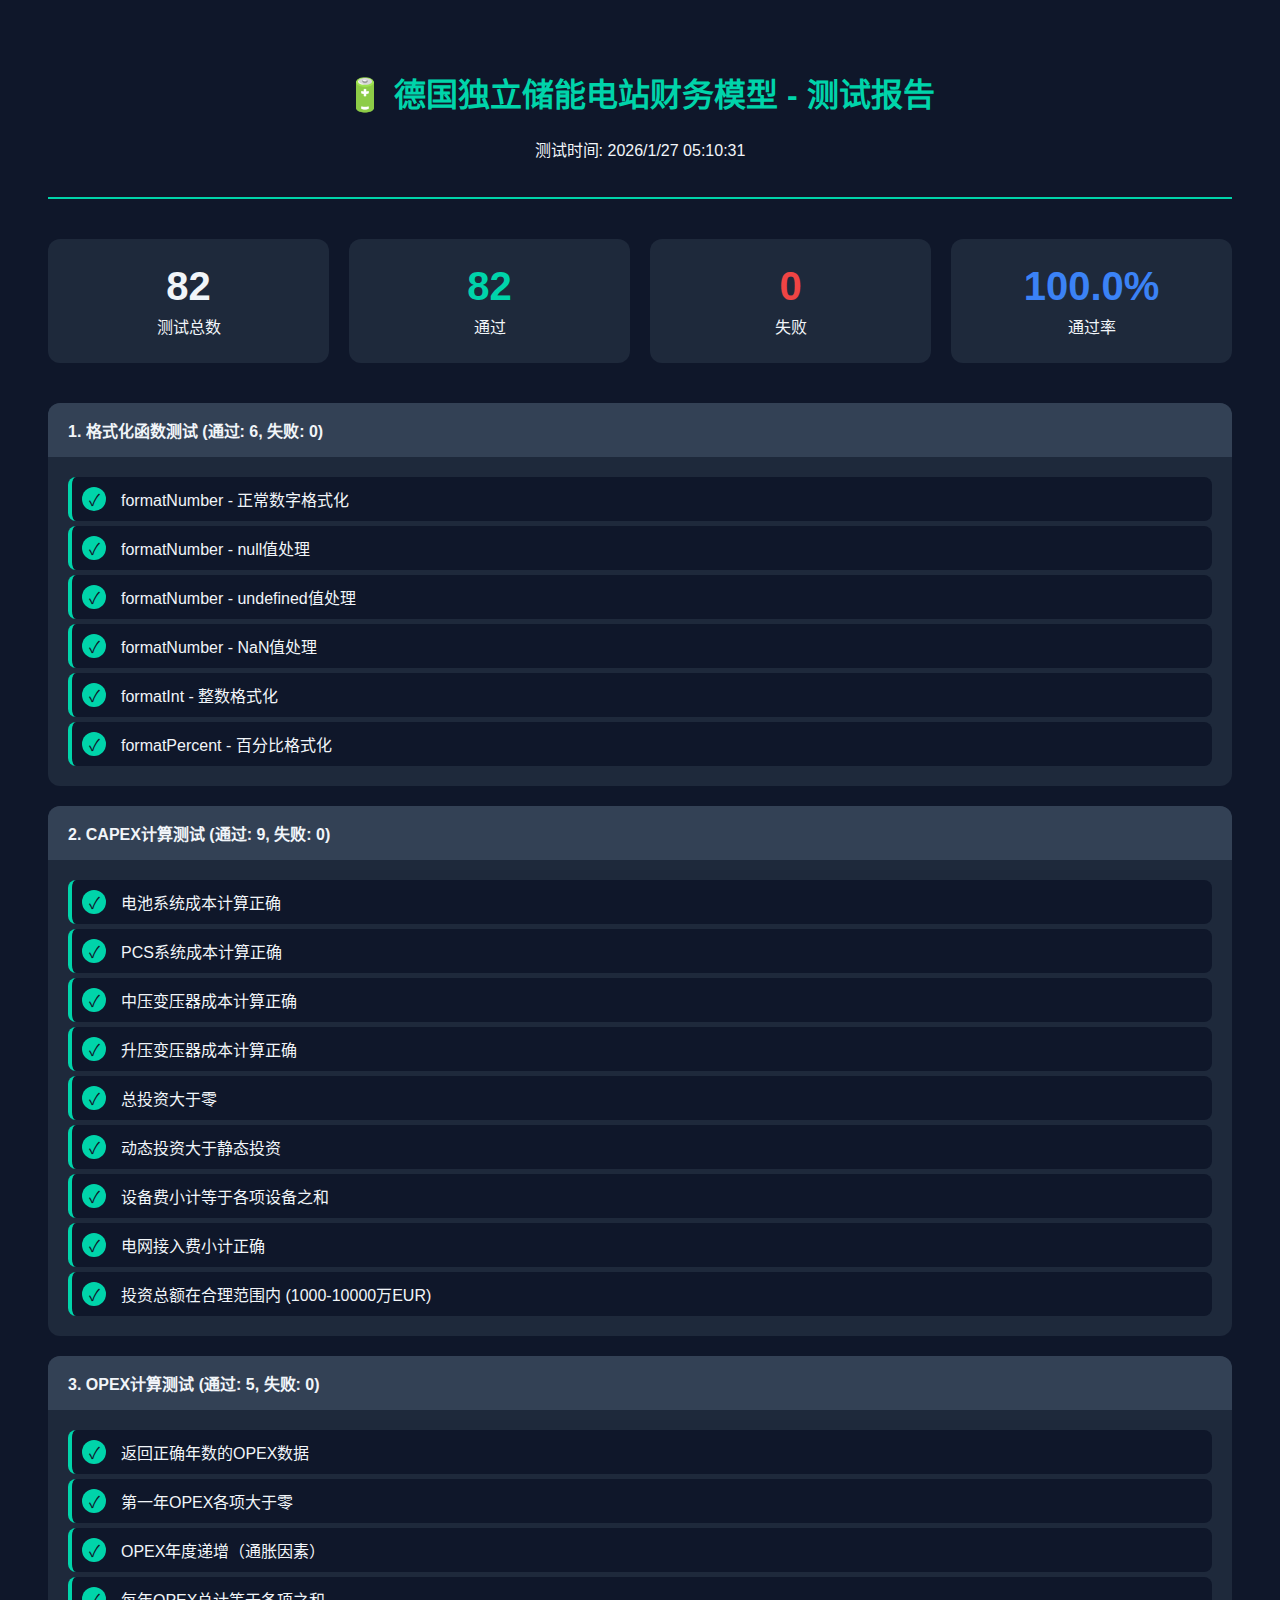
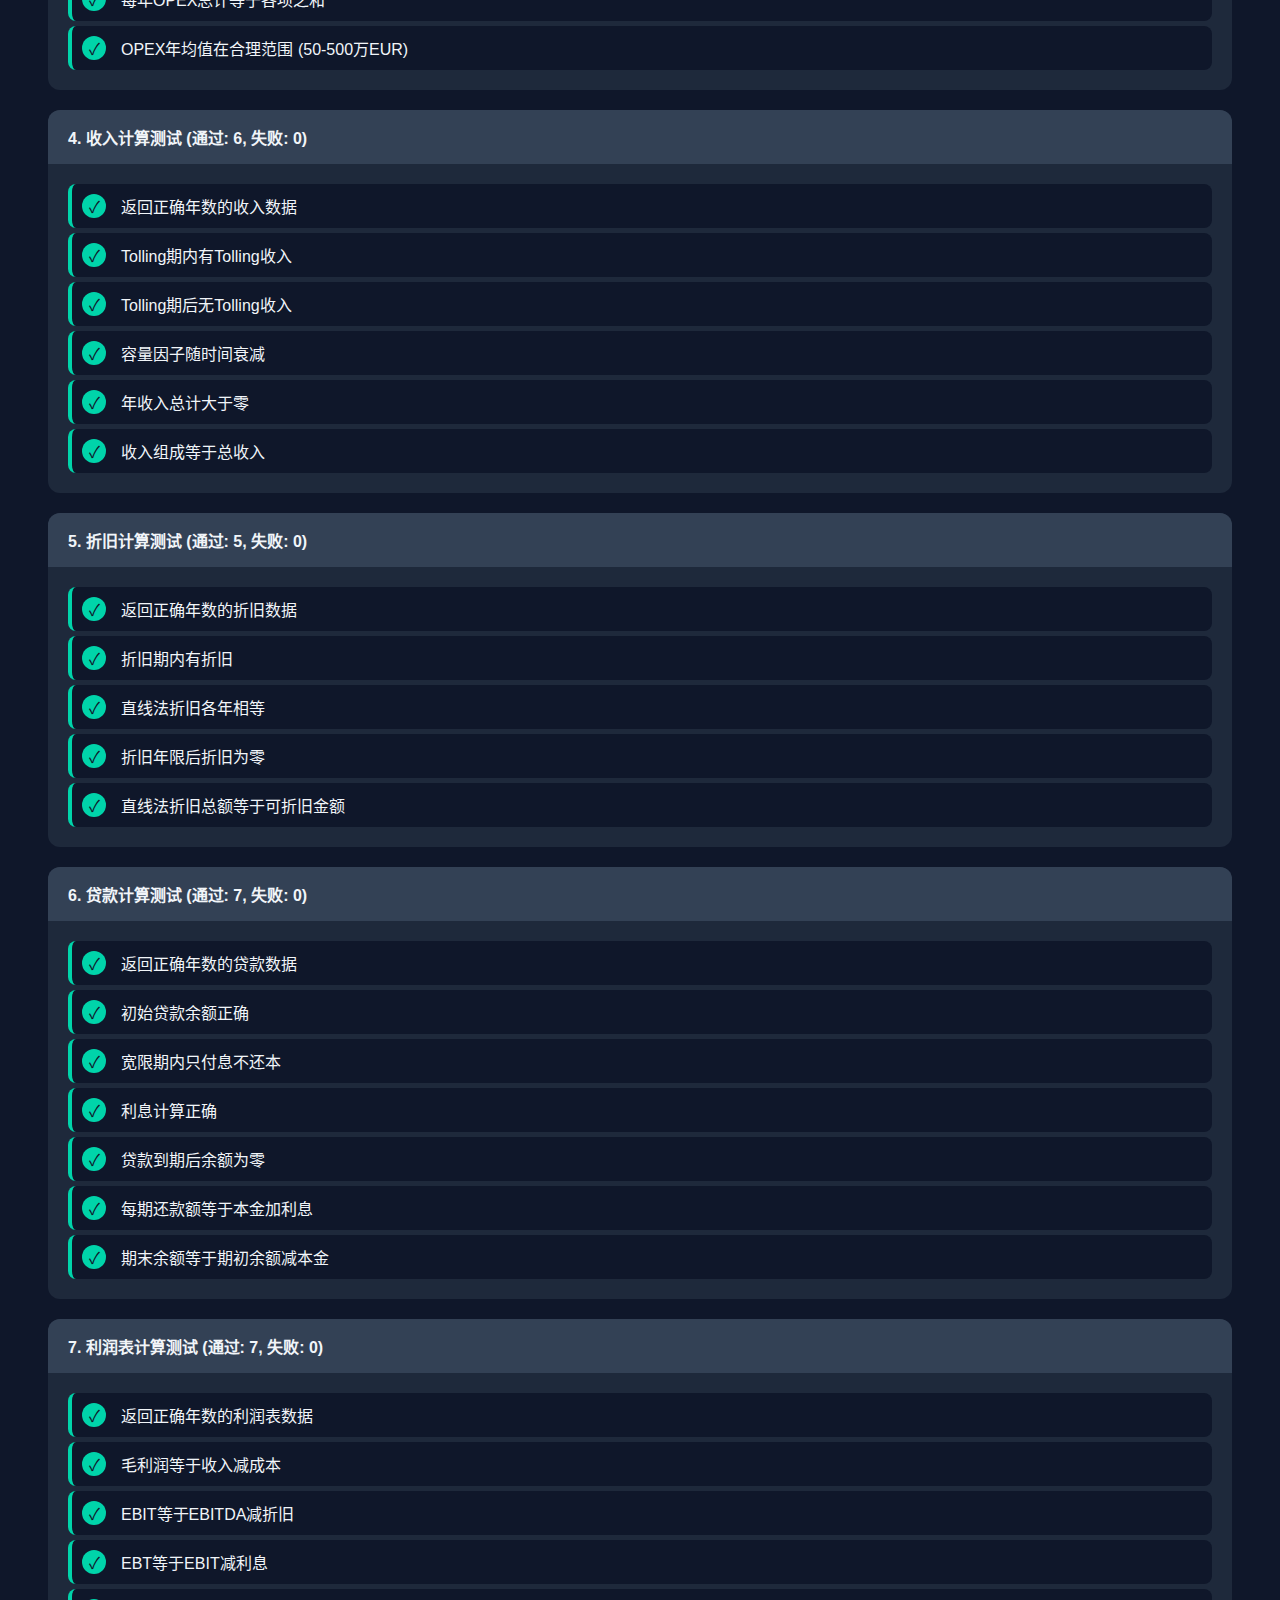
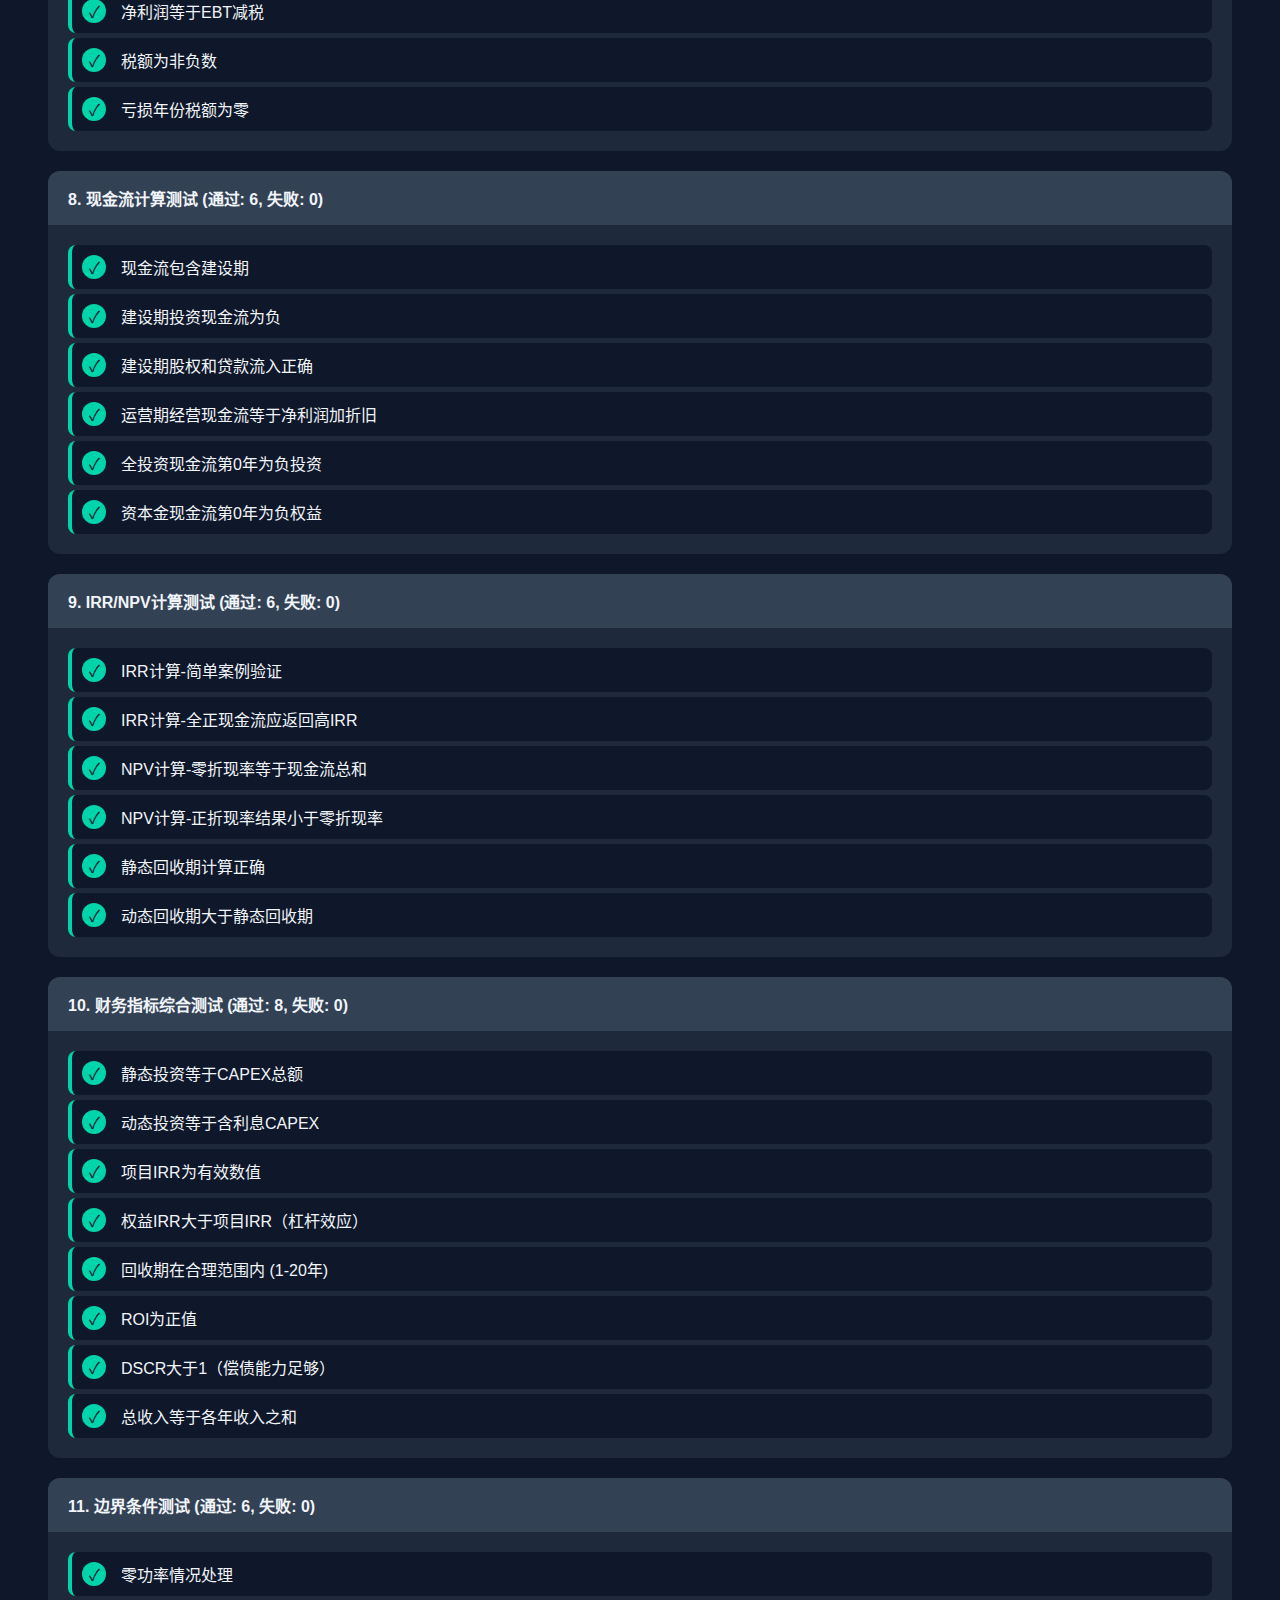
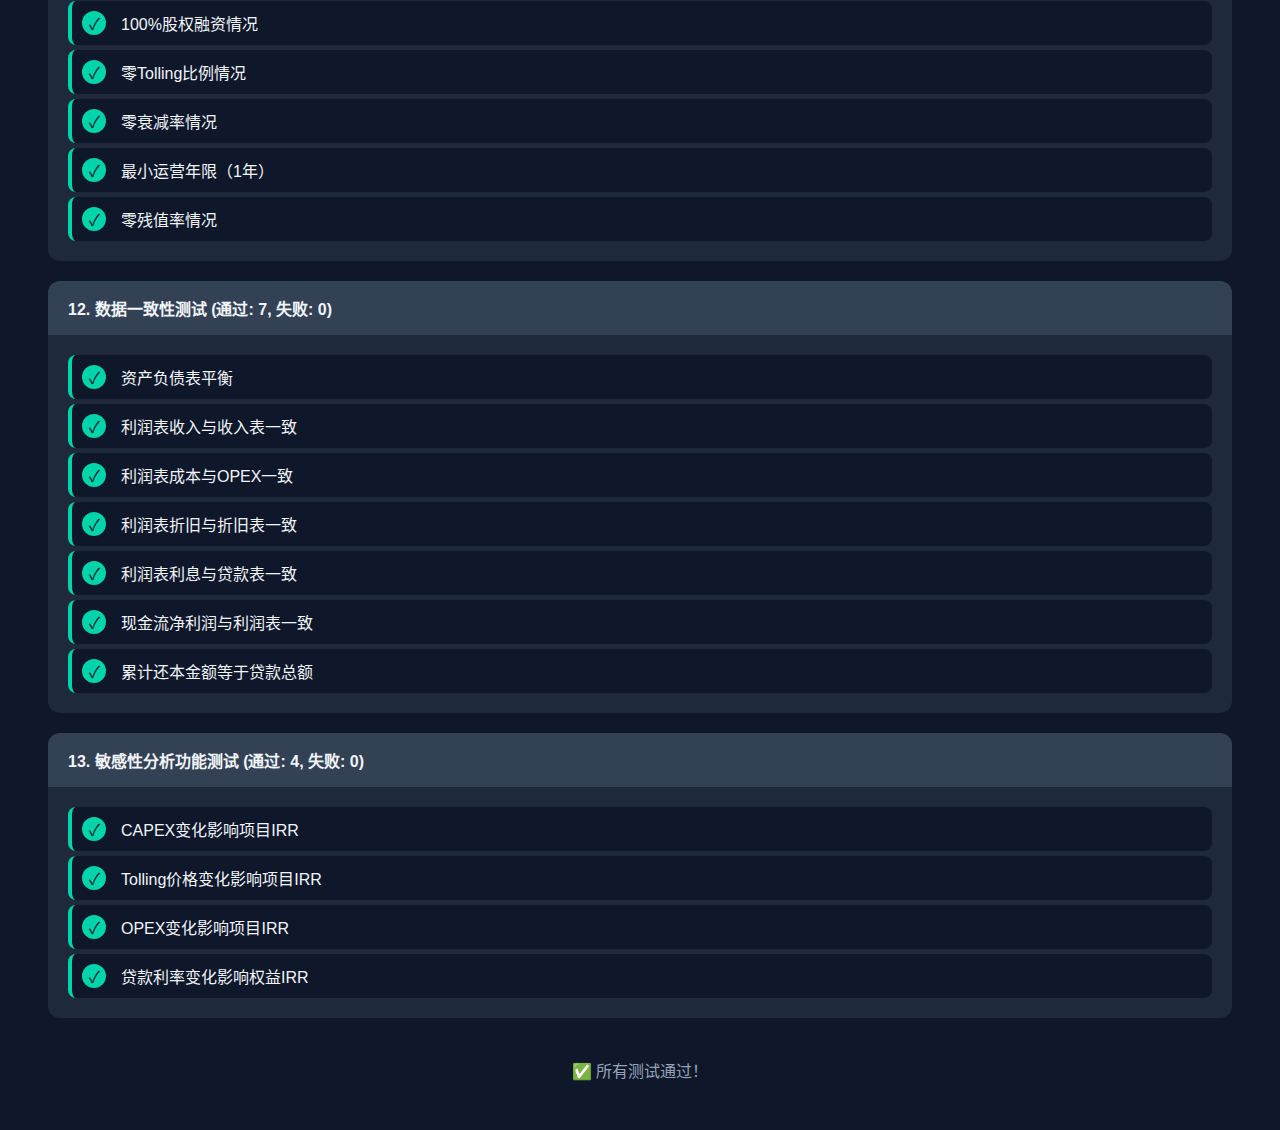
<file: test-report.html>
<!DOCTYPE html>
<html lang="zh-CN">
<head>
    <meta charset="UTF-8">
    <title>测试报告 - 2026/1/27 05:10:31</title>
    <style>
        body { font-family: 'Microsoft YaHei', sans-serif; background: #0f172a; color: #f1f5f9; padding: 40px; }
        .header { text-align: center; margin-bottom: 40px; border-bottom: 2px solid #00d4aa; padding-bottom: 20px; }
        .header h1 { color: #00d4aa; font-size: 2rem; }
        .summary { display: grid; grid-template-columns: repeat(4, 1fr); gap: 20px; margin-bottom: 40px; }
        .card { background: #1e293b; padding: 25px; border-radius: 12px; text-align: center; }
        .card .num { font-size: 2.5rem; font-weight: bold; margin-bottom: 5px; }
        .card.total .num { color: #f1f5f9; }
        .card.pass .num { color: #00d4aa; }
        .card.fail .num { color: #ef4444; }
        .card.rate .num { color: #3b82f6; }
        .suite { background: #1e293b; border-radius: 12px; margin-bottom: 20px; overflow: hidden; }
        .suite-head { background: #334155; padding: 15px 20px; font-weight: bold; }
        .tests { padding: 15px 20px; }
        .test { display: flex; align-items: center; padding: 10px; margin: 5px 0; background: #0f172a; border-radius: 8px; }
        .test.pass { border-left: 4px solid #00d4aa; }
        .test.fail { border-left: 4px solid #ef4444; }
        .icon { width: 24px; height: 24px; border-radius: 50%; display: flex; align-items: center; justify-content: center; margin-right: 15px; }
        .test.pass .icon { background: #00d4aa; color: #0f172a; }
        .test.fail .icon { background: #ef4444; color: white; }
        .error { color: #ef4444; font-size: 0.9rem; margin-left: 40px; margin-top: 5px; }
    </style>
</head>
<body>
    <div class="header">
        <h1>🔋 德国独立储能电站财务模型 - 测试报告</h1>
        <p>测试时间: 2026/1/27 05:10:31</p>
    </div>
    <div class="summary">
        <div class="card total"><div class="num">82</div><div>测试总数</div></div>
        <div class="card pass"><div class="num">82</div><div>通过</div></div>
        <div class="card fail"><div class="num">0</div><div>失败</div></div>
        <div class="card rate"><div class="num">100.0%</div><div>通过率</div></div>
    </div>
    
    <div class="suite">
        <div class="suite-head">1. 格式化函数测试 (通过: 6, 失败: 0)</div>
        <div class="tests">
            
            <div class="test pass">
                <div class="icon">✓</div>
                <span>formatNumber - 正常数字格式化</span>
            </div>
            
            
            <div class="test pass">
                <div class="icon">✓</div>
                <span>formatNumber - null值处理</span>
            </div>
            
            
            <div class="test pass">
                <div class="icon">✓</div>
                <span>formatNumber - undefined值处理</span>
            </div>
            
            
            <div class="test pass">
                <div class="icon">✓</div>
                <span>formatNumber - NaN值处理</span>
            </div>
            
            
            <div class="test pass">
                <div class="icon">✓</div>
                <span>formatInt - 整数格式化</span>
            </div>
            
            
            <div class="test pass">
                <div class="icon">✓</div>
                <span>formatPercent - 百分比格式化</span>
            </div>
            
            
        </div>
    </div>
    
    <div class="suite">
        <div class="suite-head">2. CAPEX计算测试 (通过: 9, 失败: 0)</div>
        <div class="tests">
            
            <div class="test pass">
                <div class="icon">✓</div>
                <span>电池系统成本计算正确</span>
            </div>
            
            
            <div class="test pass">
                <div class="icon">✓</div>
                <span>PCS系统成本计算正确</span>
            </div>
            
            
            <div class="test pass">
                <div class="icon">✓</div>
                <span>中压变压器成本计算正确</span>
            </div>
            
            
            <div class="test pass">
                <div class="icon">✓</div>
                <span>升压变压器成本计算正确</span>
            </div>
            
            
            <div class="test pass">
                <div class="icon">✓</div>
                <span>总投资大于零</span>
            </div>
            
            
            <div class="test pass">
                <div class="icon">✓</div>
                <span>动态投资大于静态投资</span>
            </div>
            
            
            <div class="test pass">
                <div class="icon">✓</div>
                <span>设备费小计等于各项设备之和</span>
            </div>
            
            
            <div class="test pass">
                <div class="icon">✓</div>
                <span>电网接入费小计正确</span>
            </div>
            
            
            <div class="test pass">
                <div class="icon">✓</div>
                <span>投资总额在合理范围内 (1000-10000万EUR)</span>
            </div>
            
            
        </div>
    </div>
    
    <div class="suite">
        <div class="suite-head">3. OPEX计算测试 (通过: 5, 失败: 0)</div>
        <div class="tests">
            
            <div class="test pass">
                <div class="icon">✓</div>
                <span>返回正确年数的OPEX数据</span>
            </div>
            
            
            <div class="test pass">
                <div class="icon">✓</div>
                <span>第一年OPEX各项大于零</span>
            </div>
            
            
            <div class="test pass">
                <div class="icon">✓</div>
                <span>OPEX年度递增（通胀因素）</span>
            </div>
            
            
            <div class="test pass">
                <div class="icon">✓</div>
                <span>每年OPEX总计等于各项之和</span>
            </div>
            
            
            <div class="test pass">
                <div class="icon">✓</div>
                <span>OPEX年均值在合理范围 (50-500万EUR)</span>
            </div>
            
            
        </div>
    </div>
    
    <div class="suite">
        <div class="suite-head">4. 收入计算测试 (通过: 6, 失败: 0)</div>
        <div class="tests">
            
            <div class="test pass">
                <div class="icon">✓</div>
                <span>返回正确年数的收入数据</span>
            </div>
            
            
            <div class="test pass">
                <div class="icon">✓</div>
                <span>Tolling期内有Tolling收入</span>
            </div>
            
            
            <div class="test pass">
                <div class="icon">✓</div>
                <span>Tolling期后无Tolling收入</span>
            </div>
            
            
            <div class="test pass">
                <div class="icon">✓</div>
                <span>容量因子随时间衰减</span>
            </div>
            
            
            <div class="test pass">
                <div class="icon">✓</div>
                <span>年收入总计大于零</span>
            </div>
            
            
            <div class="test pass">
                <div class="icon">✓</div>
                <span>收入组成等于总收入</span>
            </div>
            
            
        </div>
    </div>
    
    <div class="suite">
        <div class="suite-head">5. 折旧计算测试 (通过: 5, 失败: 0)</div>
        <div class="tests">
            
            <div class="test pass">
                <div class="icon">✓</div>
                <span>返回正确年数的折旧数据</span>
            </div>
            
            
            <div class="test pass">
                <div class="icon">✓</div>
                <span>折旧期内有折旧</span>
            </div>
            
            
            <div class="test pass">
                <div class="icon">✓</div>
                <span>直线法折旧各年相等</span>
            </div>
            
            
            <div class="test pass">
                <div class="icon">✓</div>
                <span>折旧年限后折旧为零</span>
            </div>
            
            
            <div class="test pass">
                <div class="icon">✓</div>
                <span>直线法折旧总额等于可折旧金额</span>
            </div>
            
            
        </div>
    </div>
    
    <div class="suite">
        <div class="suite-head">6. 贷款计算测试 (通过: 7, 失败: 0)</div>
        <div class="tests">
            
            <div class="test pass">
                <div class="icon">✓</div>
                <span>返回正确年数的贷款数据</span>
            </div>
            
            
            <div class="test pass">
                <div class="icon">✓</div>
                <span>初始贷款余额正确</span>
            </div>
            
            
            <div class="test pass">
                <div class="icon">✓</div>
                <span>宽限期内只付息不还本</span>
            </div>
            
            
            <div class="test pass">
                <div class="icon">✓</div>
                <span>利息计算正确</span>
            </div>
            
            
            <div class="test pass">
                <div class="icon">✓</div>
                <span>贷款到期后余额为零</span>
            </div>
            
            
            <div class="test pass">
                <div class="icon">✓</div>
                <span>每期还款额等于本金加利息</span>
            </div>
            
            
            <div class="test pass">
                <div class="icon">✓</div>
                <span>期末余额等于期初余额减本金</span>
            </div>
            
            
        </div>
    </div>
    
    <div class="suite">
        <div class="suite-head">7. 利润表计算测试 (通过: 7, 失败: 0)</div>
        <div class="tests">
            
            <div class="test pass">
                <div class="icon">✓</div>
                <span>返回正确年数的利润表数据</span>
            </div>
            
            
            <div class="test pass">
                <div class="icon">✓</div>
                <span>毛利润等于收入减成本</span>
            </div>
            
            
            <div class="test pass">
                <div class="icon">✓</div>
                <span>EBIT等于EBITDA减折旧</span>
            </div>
            
            
            <div class="test pass">
                <div class="icon">✓</div>
                <span>EBT等于EBIT减利息</span>
            </div>
            
            
            <div class="test pass">
                <div class="icon">✓</div>
                <span>净利润等于EBT减税</span>
            </div>
            
            
            <div class="test pass">
                <div class="icon">✓</div>
                <span>税额为非负数</span>
            </div>
            
            
            <div class="test pass">
                <div class="icon">✓</div>
                <span>亏损年份税额为零</span>
            </div>
            
            
        </div>
    </div>
    
    <div class="suite">
        <div class="suite-head">8. 现金流计算测试 (通过: 6, 失败: 0)</div>
        <div class="tests">
            
            <div class="test pass">
                <div class="icon">✓</div>
                <span>现金流包含建设期</span>
            </div>
            
            
            <div class="test pass">
                <div class="icon">✓</div>
                <span>建设期投资现金流为负</span>
            </div>
            
            
            <div class="test pass">
                <div class="icon">✓</div>
                <span>建设期股权和贷款流入正确</span>
            </div>
            
            
            <div class="test pass">
                <div class="icon">✓</div>
                <span>运营期经营现金流等于净利润加折旧</span>
            </div>
            
            
            <div class="test pass">
                <div class="icon">✓</div>
                <span>全投资现金流第0年为负投资</span>
            </div>
            
            
            <div class="test pass">
                <div class="icon">✓</div>
                <span>资本金现金流第0年为负权益</span>
            </div>
            
            
        </div>
    </div>
    
    <div class="suite">
        <div class="suite-head">9. IRR/NPV计算测试 (通过: 6, 失败: 0)</div>
        <div class="tests">
            
            <div class="test pass">
                <div class="icon">✓</div>
                <span>IRR计算-简单案例验证</span>
            </div>
            
            
            <div class="test pass">
                <div class="icon">✓</div>
                <span>IRR计算-全正现金流应返回高IRR</span>
            </div>
            
            
            <div class="test pass">
                <div class="icon">✓</div>
                <span>NPV计算-零折现率等于现金流总和</span>
            </div>
            
            
            <div class="test pass">
                <div class="icon">✓</div>
                <span>NPV计算-正折现率结果小于零折现率</span>
            </div>
            
            
            <div class="test pass">
                <div class="icon">✓</div>
                <span>静态回收期计算正确</span>
            </div>
            
            
            <div class="test pass">
                <div class="icon">✓</div>
                <span>动态回收期大于静态回收期</span>
            </div>
            
            
        </div>
    </div>
    
    <div class="suite">
        <div class="suite-head">10. 财务指标综合测试 (通过: 8, 失败: 0)</div>
        <div class="tests">
            
            <div class="test pass">
                <div class="icon">✓</div>
                <span>静态投资等于CAPEX总额</span>
            </div>
            
            
            <div class="test pass">
                <div class="icon">✓</div>
                <span>动态投资等于含利息CAPEX</span>
            </div>
            
            
            <div class="test pass">
                <div class="icon">✓</div>
                <span>项目IRR为有效数值</span>
            </div>
            
            
            <div class="test pass">
                <div class="icon">✓</div>
                <span>权益IRR大于项目IRR（杠杆效应）</span>
            </div>
            
            
            <div class="test pass">
                <div class="icon">✓</div>
                <span>回收期在合理范围内 (1-20年)</span>
            </div>
            
            
            <div class="test pass">
                <div class="icon">✓</div>
                <span>ROI为正值</span>
            </div>
            
            
            <div class="test pass">
                <div class="icon">✓</div>
                <span>DSCR大于1（偿债能力足够）</span>
            </div>
            
            
            <div class="test pass">
                <div class="icon">✓</div>
                <span>总收入等于各年收入之和</span>
            </div>
            
            
        </div>
    </div>
    
    <div class="suite">
        <div class="suite-head">11. 边界条件测试 (通过: 6, 失败: 0)</div>
        <div class="tests">
            
            <div class="test pass">
                <div class="icon">✓</div>
                <span>零功率情况处理</span>
            </div>
            
            
            <div class="test pass">
                <div class="icon">✓</div>
                <span>100%股权融资情况</span>
            </div>
            
            
            <div class="test pass">
                <div class="icon">✓</div>
                <span>零Tolling比例情况</span>
            </div>
            
            
            <div class="test pass">
                <div class="icon">✓</div>
                <span>零衰减率情况</span>
            </div>
            
            
            <div class="test pass">
                <div class="icon">✓</div>
                <span>最小运营年限（1年）</span>
            </div>
            
            
            <div class="test pass">
                <div class="icon">✓</div>
                <span>零残值率情况</span>
            </div>
            
            
        </div>
    </div>
    
    <div class="suite">
        <div class="suite-head">12. 数据一致性测试 (通过: 7, 失败: 0)</div>
        <div class="tests">
            
            <div class="test pass">
                <div class="icon">✓</div>
                <span>资产负债表平衡</span>
            </div>
            
            
            <div class="test pass">
                <div class="icon">✓</div>
                <span>利润表收入与收入表一致</span>
            </div>
            
            
            <div class="test pass">
                <div class="icon">✓</div>
                <span>利润表成本与OPEX一致</span>
            </div>
            
            
            <div class="test pass">
                <div class="icon">✓</div>
                <span>利润表折旧与折旧表一致</span>
            </div>
            
            
            <div class="test pass">
                <div class="icon">✓</div>
                <span>利润表利息与贷款表一致</span>
            </div>
            
            
            <div class="test pass">
                <div class="icon">✓</div>
                <span>现金流净利润与利润表一致</span>
            </div>
            
            
            <div class="test pass">
                <div class="icon">✓</div>
                <span>累计还本金额等于贷款总额</span>
            </div>
            
            
        </div>
    </div>
    
    <div class="suite">
        <div class="suite-head">13. 敏感性分析功能测试 (通过: 4, 失败: 0)</div>
        <div class="tests">
            
            <div class="test pass">
                <div class="icon">✓</div>
                <span>CAPEX变化影响项目IRR</span>
            </div>
            
            
            <div class="test pass">
                <div class="icon">✓</div>
                <span>Tolling价格变化影响项目IRR</span>
            </div>
            
            
            <div class="test pass">
                <div class="icon">✓</div>
                <span>OPEX变化影响项目IRR</span>
            </div>
            
            
            <div class="test pass">
                <div class="icon">✓</div>
                <span>贷款利率变化影响权益IRR</span>
            </div>
            
            
        </div>
    </div>
    
    <div style="text-align:center;margin-top:40px;color:#94a3b8;">
        ✅ 所有测试通过！
    </div>
</body>
</html>
</file>
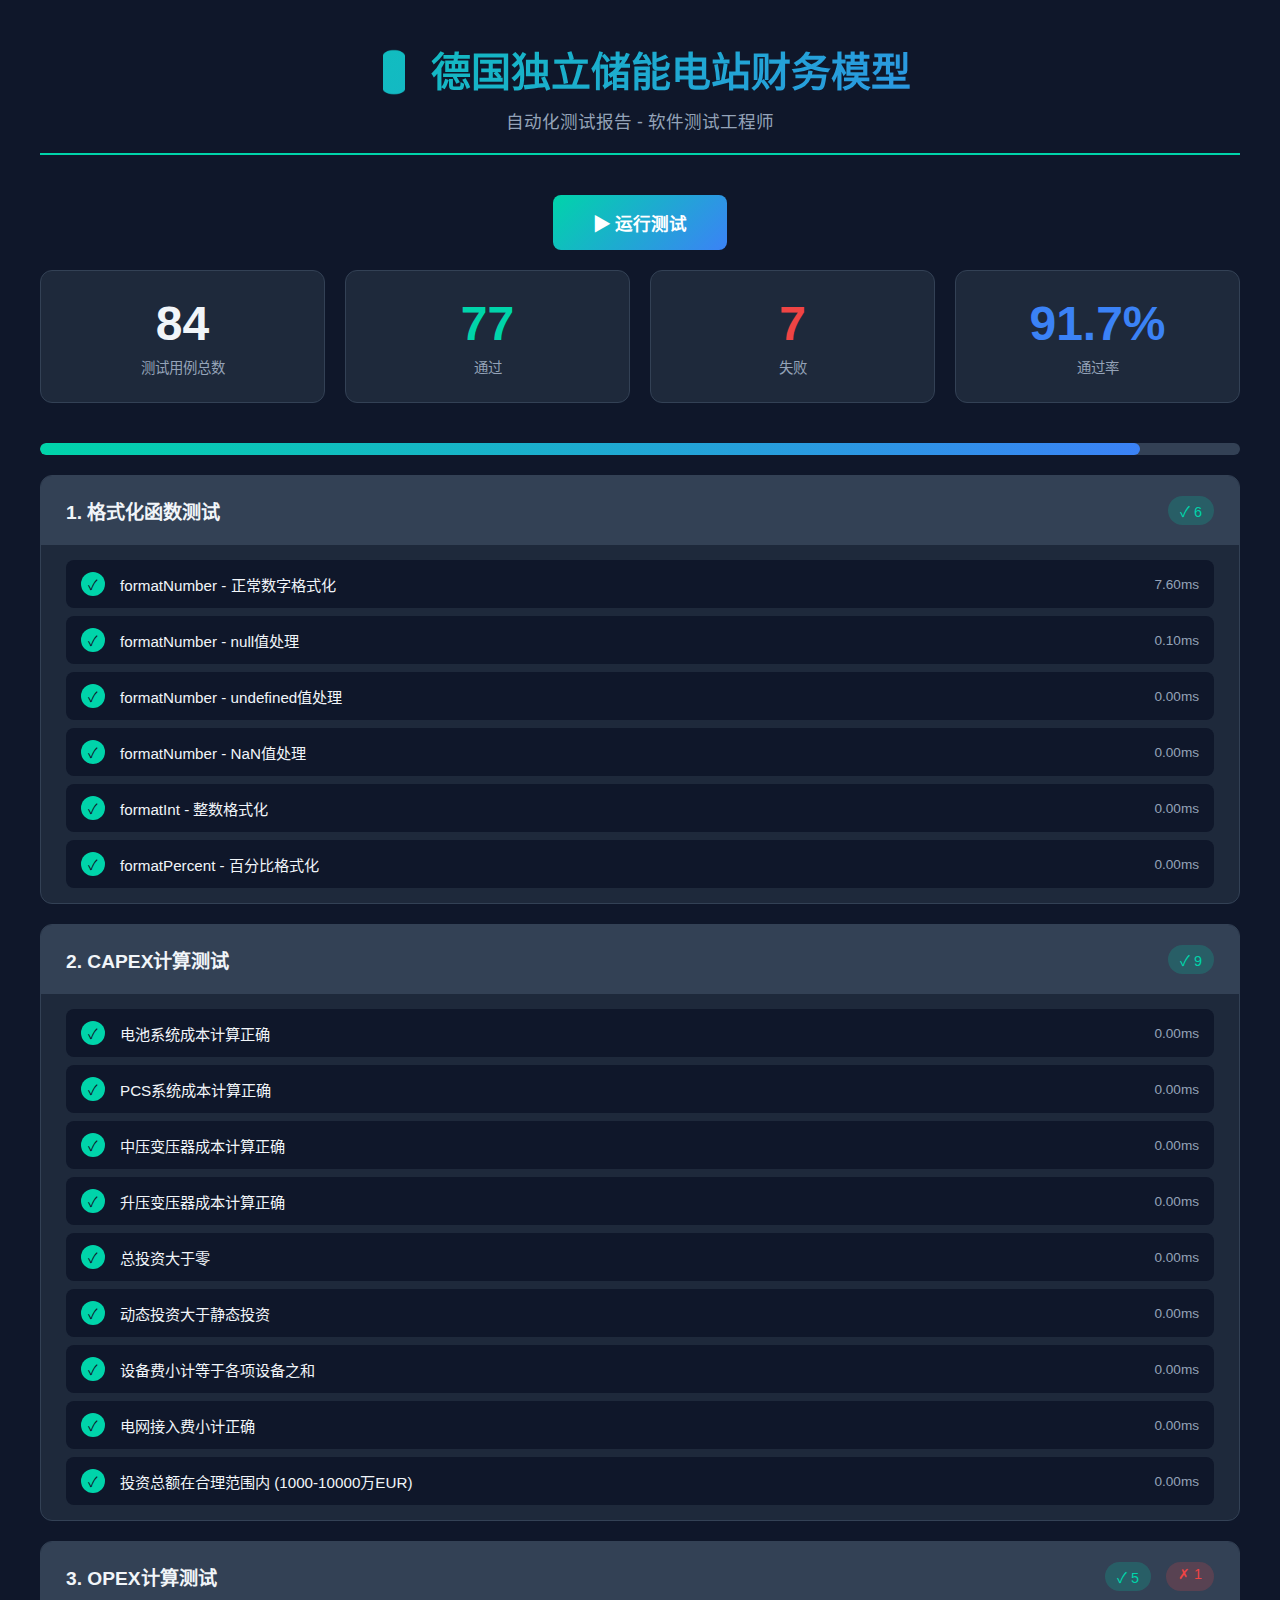
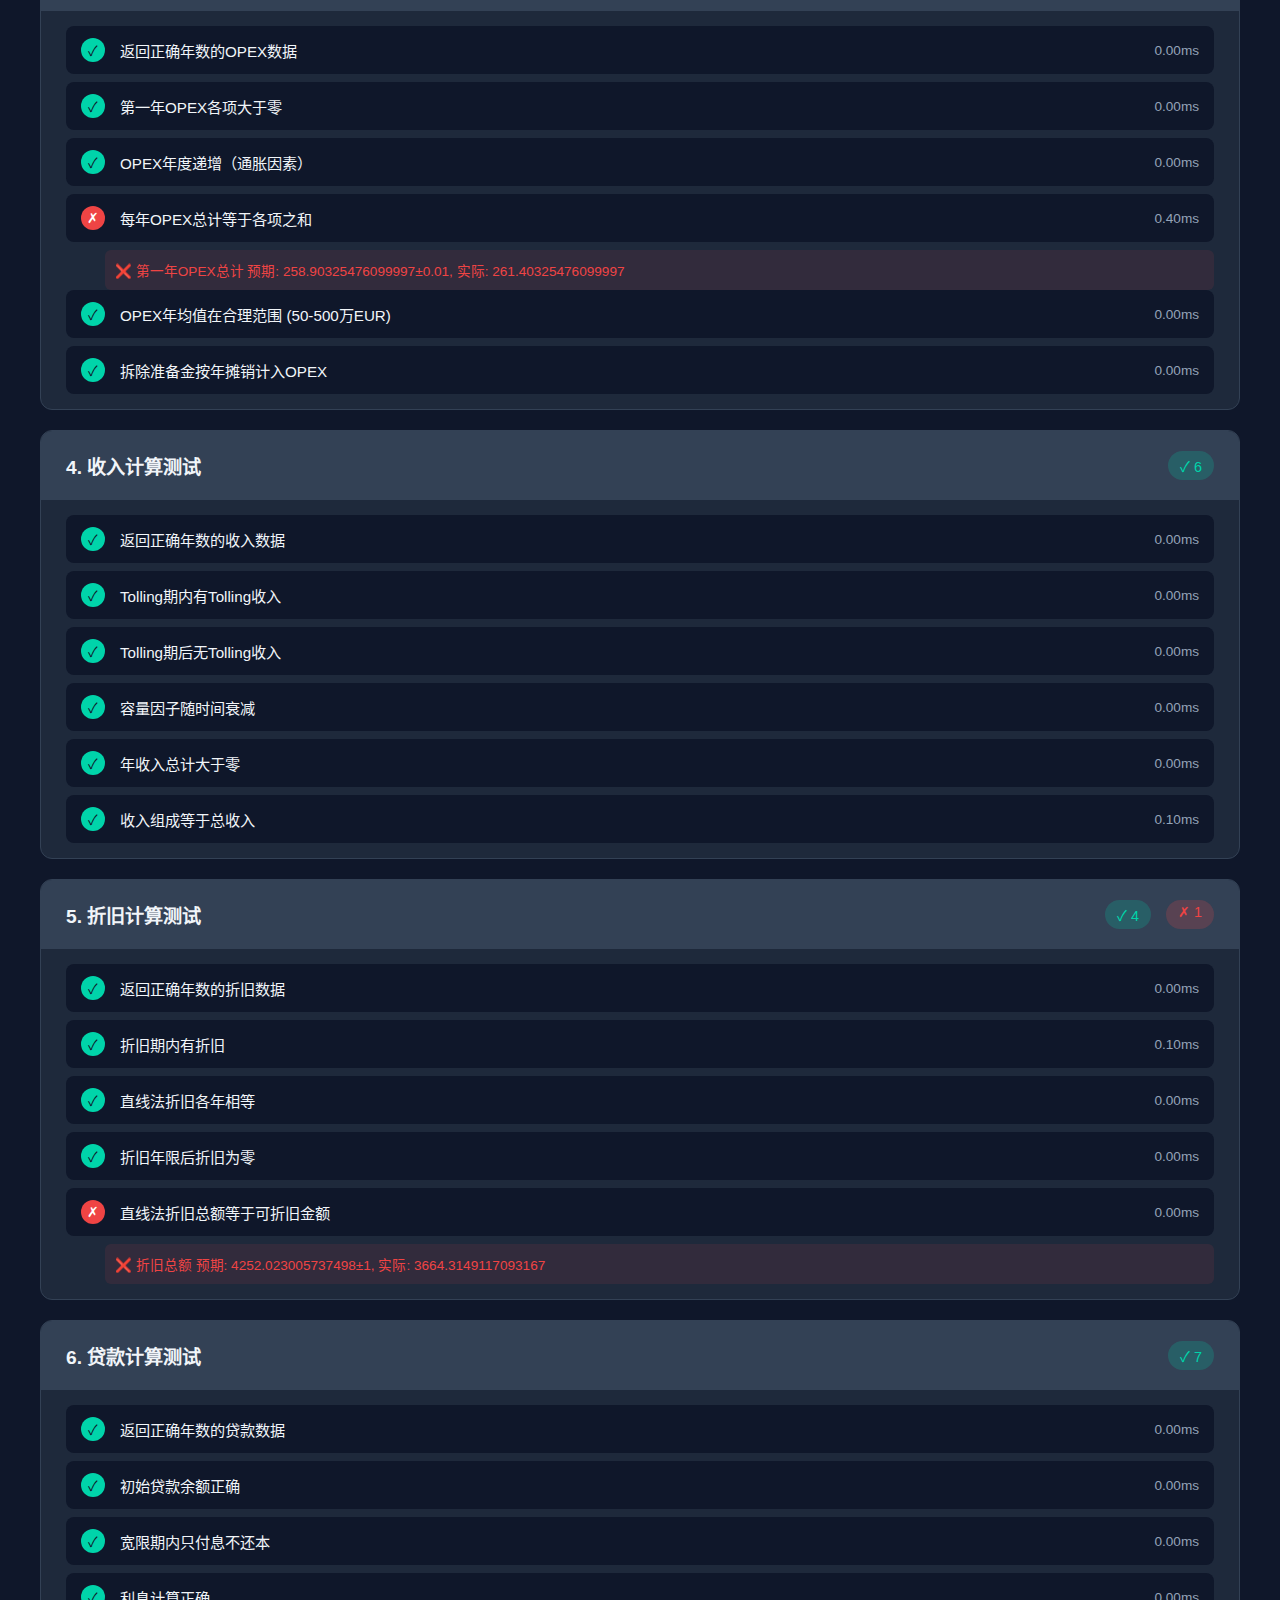
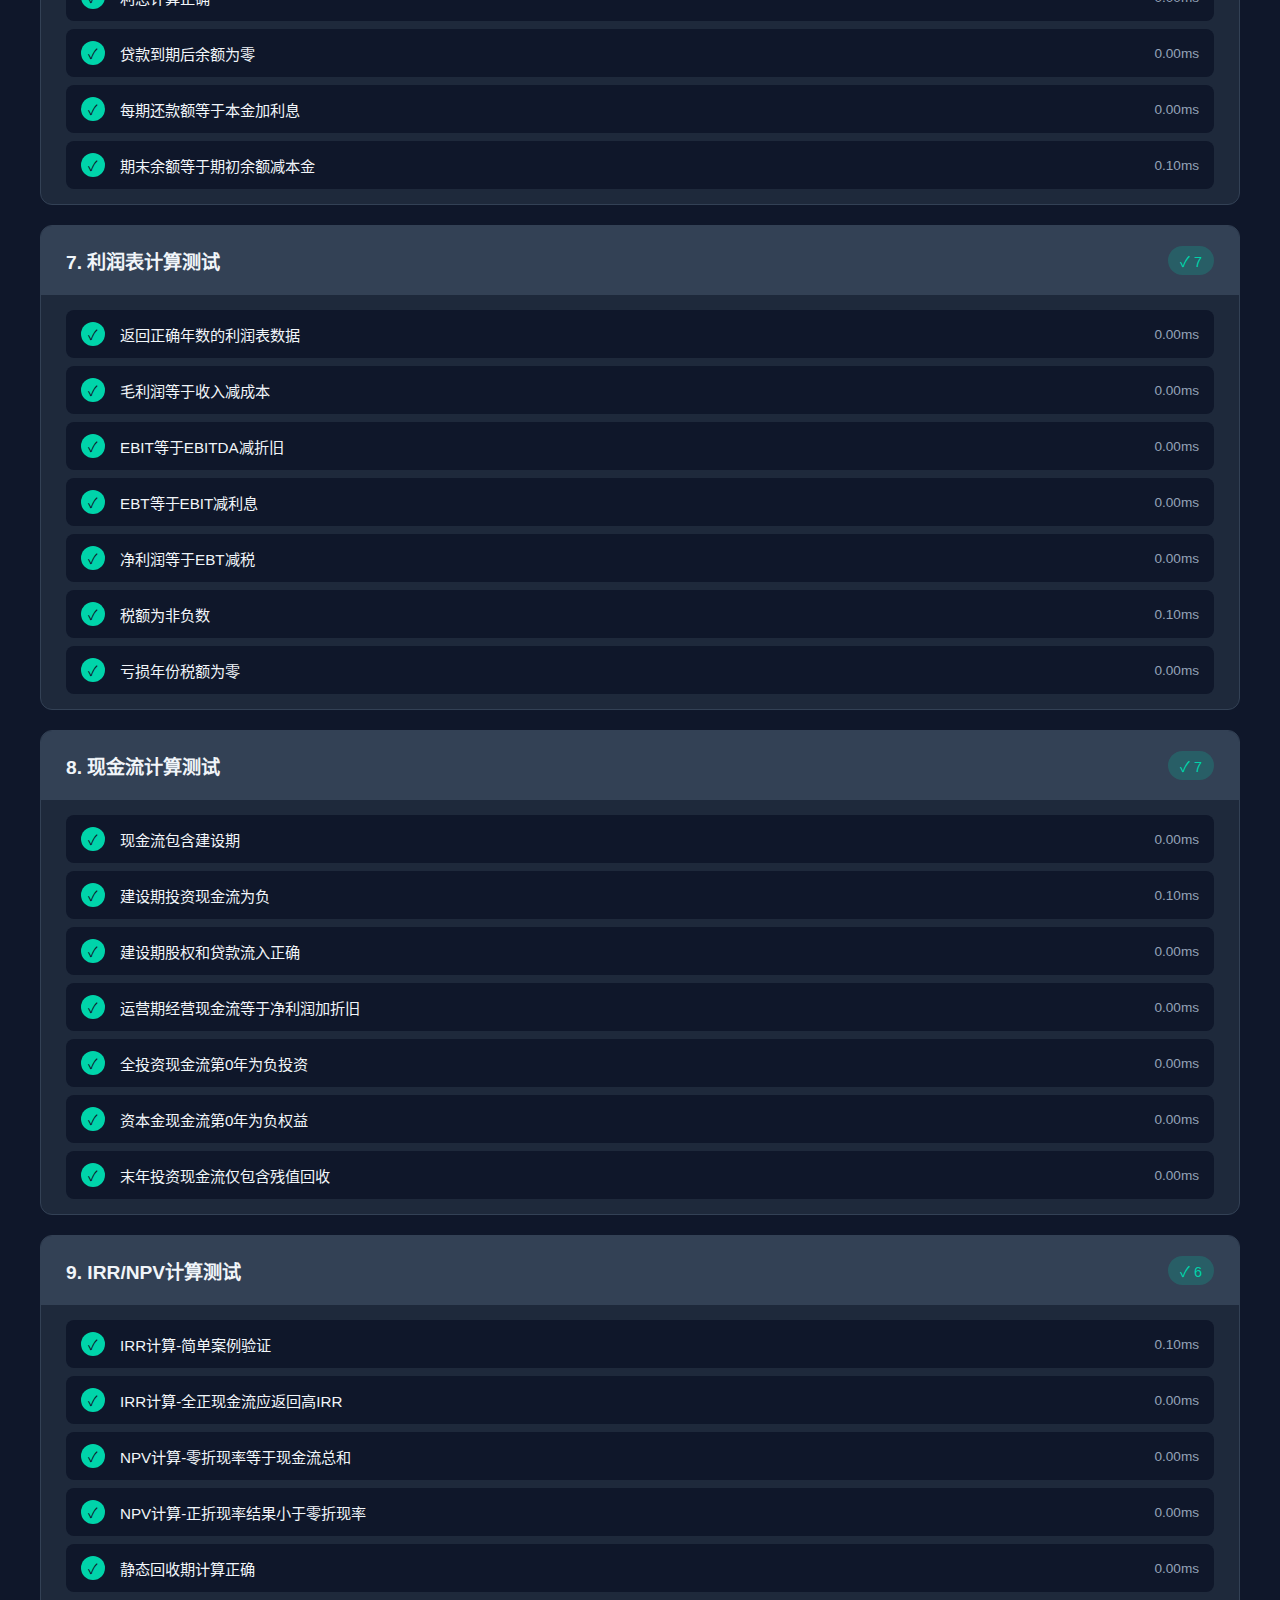
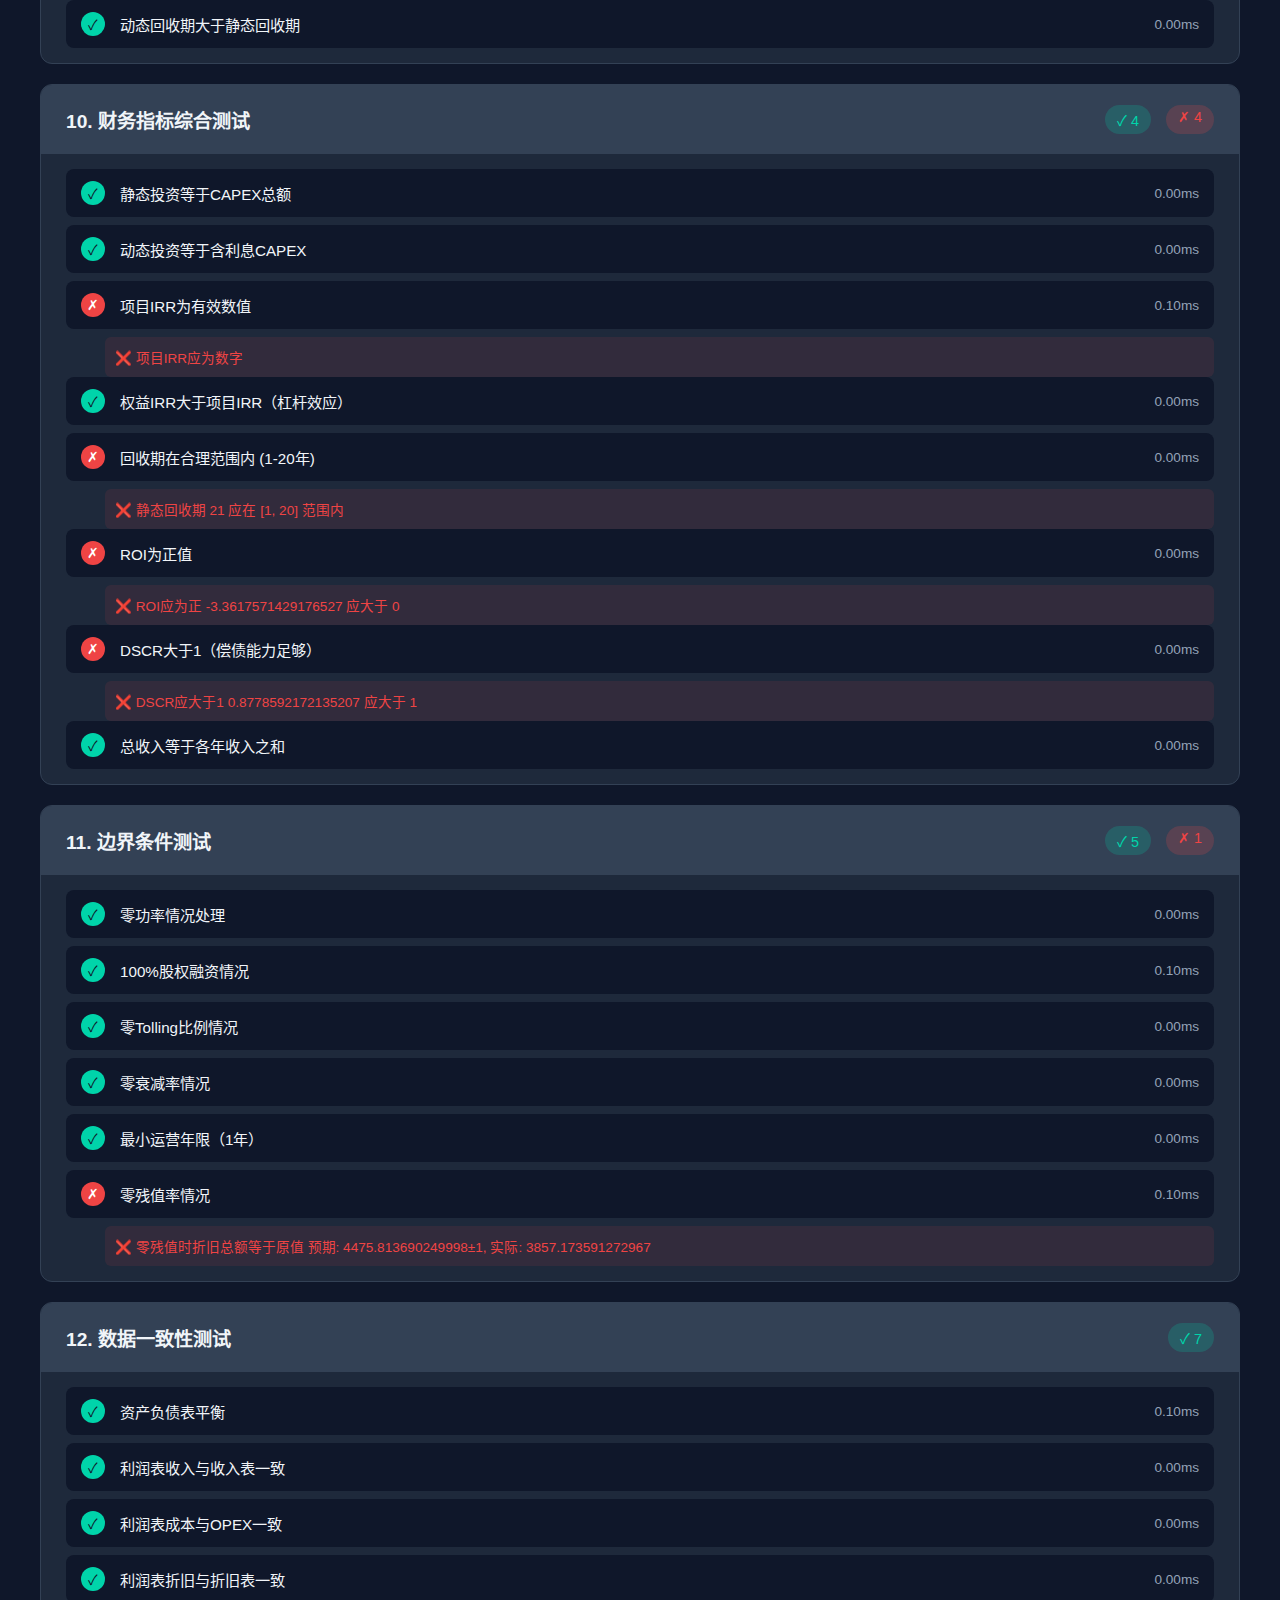
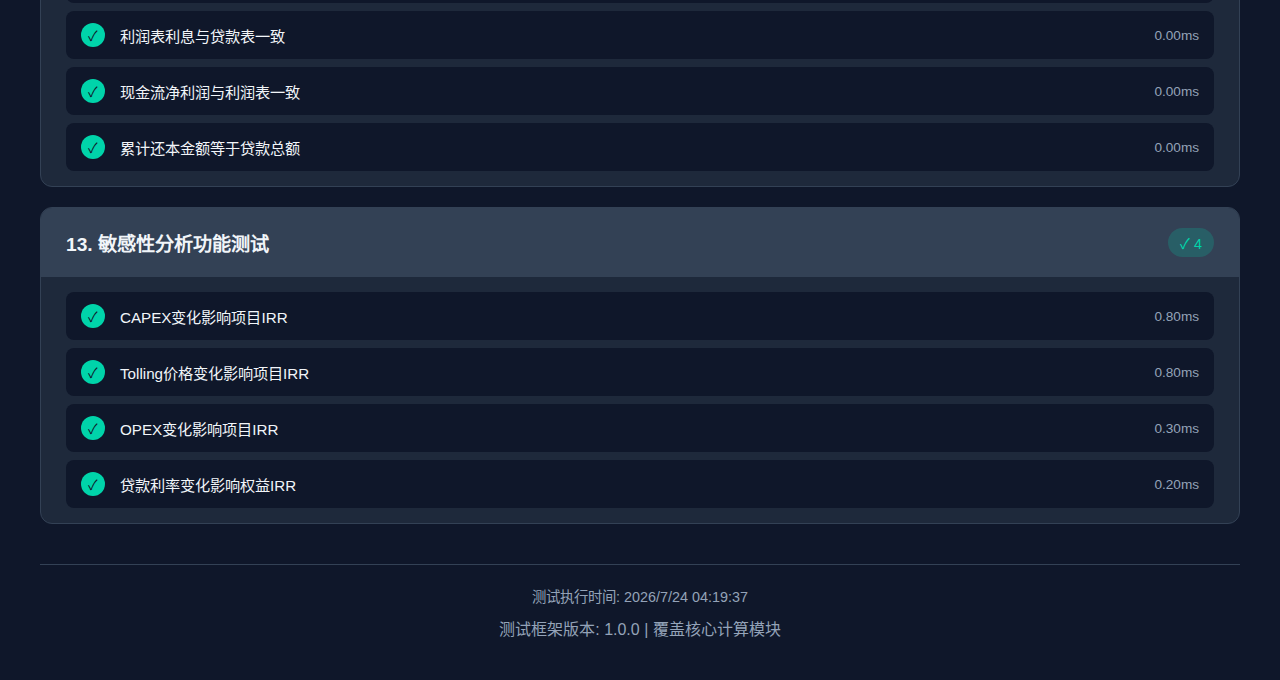
<file: test-runner.html>
<!DOCTYPE html>
<html lang="zh-CN">
<head>
    <meta charset="UTF-8">
    <meta name="viewport" content="width=device-width, initial-scale=1.0">
    <title>德国独立储能电站财务模型 - 测试报告</title>
    <style>
        :root {
            --bg-primary: #0f172a;
            --bg-secondary: #1e293b;
            --bg-tertiary: #334155;
            --text-primary: #f1f5f9;
            --text-secondary: #94a3b8;
            --accent-green: #00d4aa;
            --accent-red: #ef4444;
            --accent-yellow: #fbbf24;
            --accent-blue: #3b82f6;
        }
        
        * {
            margin: 0;
            padding: 0;
            box-sizing: border-box;
        }
        
        body {
            font-family: 'Segoe UI', 'Microsoft YaHei', sans-serif;
            background: var(--bg-primary);
            color: var(--text-primary);
            min-height: 100vh;
            padding: 40px;
        }
        
        .header {
            text-align: center;
            margin-bottom: 40px;
            padding-bottom: 20px;
            border-bottom: 2px solid var(--accent-green);
        }
        
        .header h1 {
            font-size: 2.5rem;
            background: linear-gradient(135deg, var(--accent-green), var(--accent-blue));
            -webkit-background-clip: text;
            -webkit-text-fill-color: transparent;
            background-clip: text;
            margin-bottom: 10px;
        }
        
        .header .subtitle {
            color: var(--text-secondary);
            font-size: 1.1rem;
        }
        
        .summary {
            display: grid;
            grid-template-columns: repeat(4, 1fr);
            gap: 20px;
            margin-bottom: 40px;
        }
        
        .summary-card {
            background: var(--bg-secondary);
            padding: 25px;
            border-radius: 12px;
            text-align: center;
            border: 1px solid var(--bg-tertiary);
        }
        
        .summary-card .number {
            font-size: 3rem;
            font-weight: bold;
            margin-bottom: 5px;
        }
        
        .summary-card .label {
            color: var(--text-secondary);
            font-size: 0.9rem;
        }
        
        .summary-card.total .number { color: var(--text-primary); }
        .summary-card.passed .number { color: var(--accent-green); }
        .summary-card.failed .number { color: var(--accent-red); }
        .summary-card.rate .number { color: var(--accent-blue); }
        
        .progress-bar {
            width: 100%;
            height: 12px;
            background: var(--bg-tertiary);
            border-radius: 6px;
            overflow: hidden;
            margin: 20px 0;
        }
        
        .progress-fill {
            height: 100%;
            background: linear-gradient(90deg, var(--accent-green), var(--accent-blue));
            border-radius: 6px;
            transition: width 0.5s ease;
        }
        
        .test-suite {
            background: var(--bg-secondary);
            border-radius: 12px;
            margin-bottom: 20px;
            overflow: hidden;
            border: 1px solid var(--bg-tertiary);
        }
        
        .suite-header {
            padding: 20px 25px;
            background: var(--bg-tertiary);
            display: flex;
            justify-content: space-between;
            align-items: center;
            cursor: pointer;
        }
        
        .suite-header:hover {
            background: rgba(59, 130, 246, 0.1);
        }
        
        .suite-title {
            font-size: 1.2rem;
            font-weight: 600;
        }
        
        .suite-stats {
            display: flex;
            gap: 15px;
        }
        
        .suite-stat {
            font-size: 0.9rem;
            padding: 4px 12px;
            border-radius: 20px;
        }
        
        .suite-stat.passed {
            background: rgba(0, 212, 170, 0.2);
            color: var(--accent-green);
        }
        
        .suite-stat.failed {
            background: rgba(239, 68, 68, 0.2);
            color: var(--accent-red);
        }
        
        .test-cases {
            padding: 15px 25px;
        }
        
        .test-case {
            display: flex;
            align-items: center;
            padding: 12px 15px;
            border-radius: 8px;
            margin-bottom: 8px;
            background: var(--bg-primary);
        }
        
        .test-case:last-child {
            margin-bottom: 0;
        }
        
        .test-icon {
            width: 24px;
            height: 24px;
            border-radius: 50%;
            display: flex;
            align-items: center;
            justify-content: center;
            margin-right: 15px;
            font-size: 14px;
        }
        
        .test-case.passed .test-icon {
            background: var(--accent-green);
            color: var(--bg-primary);
        }
        
        .test-case.failed .test-icon {
            background: var(--accent-red);
            color: white;
        }
        
        .test-name {
            flex: 1;
            font-size: 0.95rem;
        }
        
        .test-duration {
            color: var(--text-secondary);
            font-size: 0.85rem;
            margin-left: 15px;
        }
        
        .test-details {
            font-size: 0.85rem;
            color: var(--text-secondary);
            margin-left: 39px;
            margin-top: 5px;
            padding: 10px;
            background: var(--bg-secondary);
            border-radius: 6px;
        }
        
        .test-details.error {
            color: var(--accent-red);
            background: rgba(239, 68, 68, 0.1);
        }
        
        .test-details code {
            font-family: 'Consolas', 'Courier New', monospace;
            background: var(--bg-tertiary);
            padding: 2px 6px;
            border-radius: 4px;
        }
        
        .footer {
            text-align: center;
            margin-top: 40px;
            padding-top: 20px;
            border-top: 1px solid var(--bg-tertiary);
            color: var(--text-secondary);
        }
        
        .timestamp {
            font-size: 0.9rem;
        }
        
        .run-button {
            background: linear-gradient(135deg, var(--accent-green), var(--accent-blue));
            border: none;
            color: white;
            padding: 15px 40px;
            font-size: 1.1rem;
            border-radius: 8px;
            cursor: pointer;
            margin: 20px auto;
            display: block;
            font-weight: 600;
            transition: transform 0.2s, box-shadow 0.2s;
        }
        
        .run-button:hover {
            transform: translateY(-2px);
            box-shadow: 0 10px 30px rgba(0, 212, 170, 0.3);
        }
        
        .run-button:disabled {
            opacity: 0.5;
            cursor: not-allowed;
            transform: none;
        }
        
        @keyframes fadeIn {
            from { opacity: 0; transform: translateY(10px); }
            to { opacity: 1; transform: translateY(0); }
        }
        
        .test-suite {
            animation: fadeIn 0.3s ease forwards;
        }
        
        .loading {
            text-align: center;
            padding: 40px;
            color: var(--text-secondary);
        }
        
        .spinner {
            width: 40px;
            height: 40px;
            border: 4px solid var(--bg-tertiary);
            border-top-color: var(--accent-green);
            border-radius: 50%;
            animation: spin 1s linear infinite;
            margin: 0 auto 20px;
        }
        
        @keyframes spin {
            to { transform: rotate(360deg); }
        }
    </style>
</head>
<body>
    <div class="header">
        <h1>🔋 德国独立储能电站财务模型</h1>
        <div class="subtitle">自动化测试报告 - 软件测试工程师</div>
    </div>
    
    <button class="run-button" id="runTestsBtn" onclick="runAllTests()">▶ 运行测试</button>
    
    <div id="testResults">
        <div class="loading" id="loadingIndicator" style="display: none;">
            <div class="spinner"></div>
            <p>正在执行测试用例...</p>
        </div>
    </div>
    
    <div class="footer">
        <p class="timestamp" id="timestamp"></p>
        <p style="margin-top: 10px;">测试框架版本: 1.0.0 | 覆盖核心计算模块</p>
    </div>

    <!-- 引入财务模型核心代码 -->
    <script src="financial-model.js"></script>
    
    <!-- 测试框架和测试用例 -->
    <script>
        /**
         * 简易测试框架
         * @description 用于测试德国独立储能电站财务模型
         */
        class TestFramework {
            constructor() {
                this.suites = [];
                this.currentSuite = null;
                this.totalTests = 0;
                this.passedTests = 0;
                this.failedTests = 0;
            }
            
            /**
             * 定义测试套件
             * @param {string} name 套件名称
             * @param {Function} fn 测试函数
             */
            describe(name, fn) {
                this.currentSuite = {
                    name: name,
                    tests: [],
                    passed: 0,
                    failed: 0
                };
                fn();
                this.suites.push(this.currentSuite);
                this.currentSuite = null;
            }
            
            /**
             * 定义测试用例
             * @param {string} name 用例名称
             * @param {Function} fn 测试函数
             */
            it(name, fn) {
                const test = {
                    name: name,
                    passed: false,
                    error: null,
                    details: null,
                    duration: 0
                };
                
                const start = performance.now();
                try {
                    fn();
                    test.passed = true;
                    this.currentSuite.passed++;
                    this.passedTests++;
                } catch (e) {
                    test.passed = false;
                    test.error = e.message;
                    this.currentSuite.failed++;
                    this.failedTests++;
                }
                test.duration = (performance.now() - start).toFixed(2);
                
                this.currentSuite.tests.push(test);
                this.totalTests++;
            }
            
            /**
             * 断言相等
             */
            assertEqual(actual, expected, message = '') {
                if (actual !== expected) {
                    throw new Error(`${message} 预期: ${expected}, 实际: ${actual}`);
                }
            }
            
            /**
             * 断言近似相等（用于浮点数）
             */
            assertAlmostEqual(actual, expected, tolerance = 0.01, message = '') {
                if (Math.abs(actual - expected) > tolerance) {
                    throw new Error(`${message} 预期: ${expected}±${tolerance}, 实际: ${actual}`);
                }
            }
            
            /**
             * 断言为真
             */
            assertTrue(condition, message = '') {
                if (!condition) {
                    throw new Error(message || '断言失败：条件应为真');
                }
            }
            
            /**
             * 断言为假
             */
            assertFalse(condition, message = '') {
                if (condition) {
                    throw new Error(message || '断言失败：条件应为假');
                }
            }
            
            /**
             * 断言不为空/undefined
             */
            assertNotNull(value, message = '') {
                if (value === null || value === undefined) {
                    throw new Error(message || '断言失败：值不应为空');
                }
            }
            
            /**
             * 断言为数字
             */
            assertIsNumber(value, message = '') {
                if (typeof value !== 'number' || isNaN(value)) {
                    throw new Error(message || `断言失败：${value} 应为有效数字`);
                }
            }
            
            /**
             * 断言大于
             */
            assertGreaterThan(actual, expected, message = '') {
                if (actual <= expected) {
                    throw new Error(`${message} ${actual} 应大于 ${expected}`);
                }
            }
            
            /**
             * 断言小于
             */
            assertLessThan(actual, expected, message = '') {
                if (actual >= expected) {
                    throw new Error(`${message} ${actual} 应小于 ${expected}`);
                }
            }
            
            /**
             * 断言在范围内
             */
            assertInRange(actual, min, max, message = '') {
                if (actual < min || actual > max) {
                    throw new Error(`${message} ${actual} 应在 [${min}, ${max}] 范围内`);
                }
            }
            
            /**
             * 渲染测试结果
             */
            renderResults() {
                const container = document.getElementById('testResults');
                const passRate = this.totalTests > 0 ? 
                    ((this.passedTests / this.totalTests) * 100).toFixed(1) : 0;
                
                let html = `
                    <div class="summary">
                        <div class="summary-card total">
                            <div class="number">${this.totalTests}</div>
                            <div class="label">测试用例总数</div>
                        </div>
                        <div class="summary-card passed">
                            <div class="number">${this.passedTests}</div>
                            <div class="label">通过</div>
                        </div>
                        <div class="summary-card failed">
                            <div class="number">${this.failedTests}</div>
                            <div class="label">失败</div>
                        </div>
                        <div class="summary-card rate">
                            <div class="number">${passRate}%</div>
                            <div class="label">通过率</div>
                        </div>
                    </div>
                    <div class="progress-bar">
                        <div class="progress-fill" style="width: ${passRate}%"></div>
                    </div>
                `;
                
                this.suites.forEach((suite, index) => {
                    html += `
                        <div class="test-suite" style="animation-delay: ${index * 0.1}s">
                            <div class="suite-header">
                                <span class="suite-title">${suite.name}</span>
                                <div class="suite-stats">
                                    <span class="suite-stat passed">✓ ${suite.passed}</span>
                                    ${suite.failed > 0 ? `<span class="suite-stat failed">✗ ${suite.failed}</span>` : ''}
                                </div>
                            </div>
                            <div class="test-cases">
                    `;
                    
                    suite.tests.forEach(test => {
                        html += `
                            <div class="test-case ${test.passed ? 'passed' : 'failed'}">
                                <div class="test-icon">${test.passed ? '✓' : '✗'}</div>
                                <span class="test-name">${test.name}</span>
                                <span class="test-duration">${test.duration}ms</span>
                            </div>
                        `;
                        if (test.error) {
                            html += `<div class="test-details error">❌ ${test.error}</div>`;
                        }
                    });
                    
                    html += `</div></div>`;
                });
                
                container.innerHTML = html;
                
                document.getElementById('timestamp').textContent = 
                    `测试执行时间: ${new Date().toLocaleString('zh-CN')}`;
            }
        }
        
        // 创建测试实例
        const test = new TestFramework();
        
        /**
         * 获取测试用的默认参数
         * @returns {Object} 默认参数对象
         */
        function getTestParameters() {
            return {
                // 基础参数
                power_mw: 100,
                capacity_mwh: 200,
                operation_years: 20,
                initial_capacity_pct: 100,
                
                // 融资参数
                equity_ratio: 0.25,
                loan_years: 12,
                loan_rate: 0.045,
                grace_period: 1,
                repayment_method: 'equal_principal',
                // 建设期与通胀参数
                construction_period: 1,
                construction_fund_usage: 0.5,
                inflation_rate: 0.02,
                
                // 折旧参数
                depreciation_years: 15,
                salvage_rate: 0.05,
                depreciation_method: 'straight_line',
                amortization_years: 20,
                
                // 效率参数
                charge_efficiency: 0.95,
                discharge_efficiency: 0.95,
                degradation_rate: 0.025,
                annual_cycles: 365,
                
                // 税费参数
                corporate_tax_rate: 0.15,
                solidarity_tax_rate: 0.055,
                trade_tax_rate: 0.14,
                vat_rate: 0.19,
                other_tax_rate: 0,
                
                // Tolling参数
                tolling_years: 10,
                tolling_ratio: 0.8,
                tolling_price: 75,
                tolling_escalation: 0.02,
                
                // 主设备参数
                battery_cabinet_capacity: 5.0,
                battery_cabinet_count: 40,
                battery_unit_price: 85,
                pcs_power: 5.5,
                pcs_count: 19,
                pcs_unit_price: 28,
                mv_transformer_capacity: 6300,
                mv_transformer_count: 19,
                mv_transformer_price: 35000,
                hv_transformer_capacity: 120,
                hv_transformer_count: 1,
                hv_transformer_price: 750000,
                
                // 辅助设备参数
                ems_cost: 200000,
                scada_cost: 120000,
                switchgear_price: 18000,
                switchgear_count: 25,
                collector_line_cost: 250000,
                thermal_cost: 20,
                fire_protection_cost: 12,
                
                // 电网接入参数
                substation_cost: 800000,
                grid_line_cost: 500000,
                grid_study_cost: 80000,
                metering_cost: 100000,
                
                // 土地与基建参数
                land_acquisition_cost: 50,
                concrete_cost: 25,
                fence_cost: 80000,
                road_cost: 120000,
                drainage_cost: 50000,
                
                // 安装与施工参数
                installation_cost_pct: 0.06,
                construction_mgmt_pct: 0.025,
                commissioning_cost: 150000,
                
                // 建设期保险参数
                car_insurance_pct: 0.003,
                ear_insurance_pct: 0.002,
                cargo_insurance_pct: 0.0015,
                liability_insurance: 50000,
                
                // 开发与业主费用参数
                spv_acquisition_cost: 50000,
                permit_cost: 180000,
                environmental_cost: 60000,
                project_mgmt_pct: 0.02,
                legal_cost: 100000,
                engineering_pct: 0.025,
                contingency_pct: 0.05,
                
                // 拆除准备金（按年摊销）
                decommissioning_total: 500000,
                
                // OPEX参数
                opex_technical: 6,
                opex_technical_esc: 0.02,
                opex_insurance: 0.004,
                opex_insurance_esc: 0.015,
                opex_grid: 12000,
                opex_grid_esc: 0.02,
                opex_land: 60000,
                opex_land_esc: 0.02,
                opex_commercial: 4000,
                opex_commercial_esc: 0.02,
                opex_other: 1500,
                opex_other_esc: 0.02
            };
        }
        
        /**
         * 运行所有测试
         */
        function runAllTests() {
            const btn = document.getElementById('runTestsBtn');
            const loading = document.getElementById('loadingIndicator');
            
            btn.disabled = true;
            loading.style.display = 'block';
            
            // 重置测试框架
            test.suites = [];
            test.totalTests = 0;
            test.passedTests = 0;
            test.failedTests = 0;
            
            setTimeout(() => {
                try {
                    // ========== 1. 格式化函数测试 ==========
                    test.describe('1. 格式化函数测试', () => {
                        test.it('formatNumber - 正常数字格式化', () => {
                            const result = formatNumber(12345.678);
                            test.assertTrue(result.includes('12') && result.includes('345'), 
                                'formatNumber应正确格式化数字');
                        });
                        
                        test.it('formatNumber - null值处理', () => {
                            const result = formatNumber(null);
                            test.assertEqual(result, '-', 'null值应返回"-"');
                        });
                        
                        test.it('formatNumber - undefined值处理', () => {
                            const result = formatNumber(undefined);
                            test.assertEqual(result, '-', 'undefined值应返回"-"');
                        });
                        
                        test.it('formatNumber - NaN值处理', () => {
                            const result = formatNumber(NaN);
                            test.assertEqual(result, '-', 'NaN值应返回"-"');
                        });
                        
                        test.it('formatInt - 整数格式化', () => {
                            const result = formatInt(12345.67);
                            test.assertTrue(result.includes('12') && result.includes('346'),
                                'formatInt应四舍五入并格式化');
                        });
                        
                        test.it('formatPercent - 百分比格式化', () => {
                            const result = formatPercent(15.5);
                            test.assertTrue(result.includes('15') && result.includes('5'),
                                'formatPercent应正确格式化百分比');
                        });
                    });
                    
                    // ========== 2. CAPEX计算测试 ==========
                    test.describe('2. CAPEX计算测试', () => {
                        const params = getTestParameters();
                        const capex = calculateCapex(params);
                        
                        test.it('电池系统成本计算正确', () => {
                            // 200MWh * 1000 * 85EUR/kWh / 10000 = 1700万EUR
                            const expected = params.capacity_mwh * 1000 * params.battery_unit_price / 10000;
                            test.assertAlmostEqual(capex.battery, expected, 0.1, '电池成本');
                        });
                        
                        test.it('PCS系统成本计算正确', () => {
                            // 100MW * 1000 * 28EUR/kW / 10000 = 280万EUR
                            const expected = params.power_mw * 1000 * params.pcs_unit_price / 10000;
                            test.assertAlmostEqual(capex.pcs, expected, 0.1, 'PCS成本');
                        });
                        
                        test.it('中压变压器成本计算正确', () => {
                            const expected = params.mv_transformer_count * params.mv_transformer_price / 10000;
                            test.assertAlmostEqual(capex.mv_transformer, expected, 0.1, '中压变成本');
                        });
                        
                        test.it('升压变压器成本计算正确', () => {
                            const expected = params.hv_transformer_count * params.hv_transformer_price / 10000;
                            test.assertAlmostEqual(capex.hv_transformer, expected, 0.1, '升压变成本');
                        });
                        
                        test.it('总投资大于零', () => {
                            test.assertGreaterThan(capex.total, 0, 'CAPEX总投资');
                        });
                        
                        test.it('动态投资大于静态投资', () => {
                            test.assertGreaterThan(capex.dynamic_total, capex.total, 
                                '动态投资应大于静态投资（含建设期利息）');
                        });
                        
                        test.it('设备费小计等于各项设备之和', () => {
                            const sum = capex.battery + capex.pcs + capex.mv_transformer + 
                                       capex.hv_transformer + capex.ems + capex.scada + 
                                       capex.switchgear + capex.collector_line + 
                                       capex.thermal + capex.fire_protection;
                            test.assertAlmostEqual(capex.equipment_subtotal, sum, 0.1, '设备费小计');
                        });
                        
                        test.it('电网接入费小计正确', () => {
                            const sum = capex.substation + capex.grid_line + 
                                       capex.grid_study + capex.metering;
                            test.assertAlmostEqual(capex.grid_connection_subtotal, sum, 0.1, '电网接入小计');
                        });
                        
                        test.it('投资总额在合理范围内 (1000-10000万EUR)', () => {
                            test.assertInRange(capex.total, 1000, 10000, 'CAPEX总额');
                        });
                    });
                    
                    // ========== 3. OPEX计算测试 ==========
                    test.describe('3. OPEX计算测试', () => {
                        const params = getTestParameters();
                        const capex = calculateCapex(params);
                        const opexData = calculateOpex(params, capex);
                        
                        test.it('返回正确年数的OPEX数据', () => {
                            test.assertEqual(opexData.length, params.operation_years, 'OPEX数据年数');
                        });
                        
                        test.it('第一年OPEX各项大于零', () => {
                            test.assertGreaterThan(opexData[0].technical, 0, '技术运维费');
                            test.assertGreaterThan(opexData[0].insurance, 0, '保险费');
                            test.assertGreaterThan(opexData[0].grid, 0, '电网费用');
                        });
                        
                        test.it('OPEX年度递增（通胀因素）', () => {
                            test.assertGreaterThan(opexData[1].total, opexData[0].total, 
                                '第二年OPEX应大于第一年');
                        });
                        
                        test.it('每年OPEX总计等于各项之和', () => {
                            const year1 = opexData[0];
                            const sum = year1.technical + year1.insurance + year1.grid + 
                                       year1.land + year1.commercial + year1.other;
                            test.assertAlmostEqual(year1.total, sum, 0.01, '第一年OPEX总计');
                        });
                        
                        test.it('OPEX年均值在合理范围 (50-500万EUR)', () => {
                            const avgOpex = opexData.reduce((a, b) => a + b.total, 0) / opexData.length;
                            test.assertInRange(avgOpex, 50, 500, 'OPEX年均值');
                        });

                        test.it('拆除准备金按年摊销计入OPEX', () => {
                            const expected = params.decommissioning_total / params.operation_years / 10000;
                            test.assertAlmostEqual(opexData[0].decommissioning, expected, 0.01, '拆除准备金年摊销');
                        });
                    });
                    
                    // ========== 4. 收入计算测试 ==========
                    test.describe('4. 收入计算测试', () => {
                        const params = getTestParameters();
                        // 创建测试用现货价格
                        const spotPrices = [];
                        for (let i = 0; i < params.operation_years; i++) {
                            spotPrices.push(35000 * Math.pow(1.015, i));
                        }
                        const revenueData = calculateRevenueWithPrices(params, spotPrices);
                        
                        test.it('返回正确年数的收入数据', () => {
                            test.assertEqual(revenueData.length, params.operation_years, '收入数据年数');
                        });
                        
                        test.it('Tolling期内有Tolling收入', () => {
                            test.assertGreaterThan(revenueData[0].tollingRevenue, 0, 
                                'Tolling期第一年应有Tolling收入');
                        });
                        
                        test.it('Tolling期后无Tolling收入', () => {
                            if (revenueData.length > params.tolling_years) {
                                test.assertEqual(revenueData[params.tolling_years].tollingRevenue, 0, 
                                    'Tolling期后不应有Tolling收入');
                            }
                        });
                        
                        test.it('容量因子随时间衰减', () => {
                            test.assertGreaterThan(revenueData[0].capacityFactor, 
                                                  revenueData[9].capacityFactor, 
                                                  '容量因子应随电池衰减而降低');
                        });
                        
                        test.it('年收入总计大于零', () => {
                            revenueData.forEach((data, index) => {
                                test.assertGreaterThan(data.totalRevenue, 0, 
                                    `第${index + 1}年收入应大于零`);
                            });
                        });
                        
                        test.it('收入组成等于总收入', () => {
                            const year1 = revenueData[0];
                            test.assertAlmostEqual(year1.totalRevenue, 
                                year1.tollingRevenue + year1.spotRevenue, 0.01, '收入组成');
                        });
                    });
                    
                    // ========== 5. 折旧计算测试 ==========
                    test.describe('5. 折旧计算测试', () => {
                        const params = getTestParameters();
                        const capex = calculateCapex(params);
                        const depreciation = calculateDepreciation(params, capex);
                        
                        test.it('返回正确年数的折旧数据', () => {
                            test.assertEqual(depreciation.length, params.operation_years, '折旧数据年数');
                        });
                        
                        test.it('折旧期内有折旧', () => {
                            test.assertGreaterThan(depreciation[0].depreciation, 0, '第一年应有折旧');
                        });
                        
                        test.it('直线法折旧各年相等', () => {
                            if (params.depreciation_method === 'straight_line') {
                                test.assertAlmostEqual(depreciation[0].depreciation, 
                                    depreciation[1].depreciation, 0.01, '直线法折旧应相等');
                            }
                        });
                        
                        test.it('折旧年限后折旧为零', () => {
                            if (depreciation.length > params.depreciation_years) {
                                test.assertEqual(depreciation[params.depreciation_years].depreciation, 0, 
                                    '折旧年限后折旧应为零');
                            }
                        });
                        
                        test.it('直线法折旧总额等于可折旧金额', () => {
                            const totalDep = depreciation.slice(0, params.depreciation_years)
                                .reduce((a, b) => a + b.depreciation, 0);
                            const depreciableAmount = capex.total * (1 - params.salvage_rate);
                            test.assertAlmostEqual(totalDep, depreciableAmount, 1, '折旧总额');
                        });
                    });
                    
                    // ========== 6. 贷款计算测试 ==========
                    test.describe('6. 贷款计算测试', () => {
                        const params = getTestParameters();
                        const capex = calculateCapex(params);
                        const loanData = calculateLoan(params, capex);
                        
                        test.it('返回正确年数的贷款数据', () => {
                            test.assertEqual(loanData.length, params.operation_years, '贷款数据年数');
                        });
                        
                        test.it('初始贷款余额正确', () => {
                            const expectedLoan = capex.dynamic_total * (1 - params.equity_ratio);
                            test.assertAlmostEqual(loanData[0].beginBalance, expectedLoan, 1, '初始贷款额');
                        });
                        
                        test.it('宽限期内只付息不还本', () => {
                            if (params.grace_period >= 1) {
                                test.assertEqual(loanData[0].principal, 0, '宽限期内本金为零');
                                test.assertGreaterThan(loanData[0].interest, 0, '宽限期内应有利息');
                            }
                        });
                        
                        test.it('利息计算正确', () => {
                            const expectedInterest = loanData[0].beginBalance * params.loan_rate;
                            test.assertAlmostEqual(loanData[0].interest, expectedInterest, 0.1, '第一年利息');
                        });
                        
                        test.it('贷款到期后余额为零', () => {
                            test.assertEqual(loanData[params.loan_years - 1].endBalance, 0, 
                                '贷款到期后余额应为零');
                        });
                        
                        test.it('每期还款额等于本金加利息', () => {
                            loanData.forEach((data, i) => {
                                test.assertAlmostEqual(data.payment, data.principal + data.interest, 
                                    0.01, `第${i + 1}年还款额`);
                            });
                        });
                        
                        test.it('期末余额等于期初余额减本金', () => {
                            loanData.forEach((data, i) => {
                                if (data.beginBalance > 0) {
                                    test.assertAlmostEqual(data.endBalance, 
                                        Math.max(0, data.beginBalance - data.principal), 0.01, 
                                        `第${i + 1}年期末余额`);
                                }
                            });
                        });
                    });
                    
                    // ========== 7. 利润表计算测试 ==========
                    test.describe('7. 利润表计算测试', () => {
                        const params = getTestParameters();
                        const capex = calculateCapex(params);
                        const opexData = calculateOpex(params, capex);
                        const spotPrices = [];
                        for (let i = 0; i < params.operation_years; i++) {
                            spotPrices.push(35000 * Math.pow(1.015, i));
                        }
                        const revenueData = calculateRevenueWithPrices(params, spotPrices);
                        const depreciation = calculateDepreciation(params, capex);
                        const loanData = calculateLoan(params, capex);
                        const incomeData = calculateIncomeStatement(params, revenueData, opexData, depreciation, loanData);
                        
                        test.it('返回正确年数的利润表数据', () => {
                            test.assertEqual(incomeData.length, params.operation_years, '利润表数据年数');
                        });
                        
                        test.it('毛利润等于收入减成本', () => {
                            const year1 = incomeData[0];
                            test.assertAlmostEqual(year1.grossProfit, year1.revenue - year1.opex, 
                                0.01, '毛利润计算');
                        });
                        
                        test.it('EBIT等于EBITDA减折旧', () => {
                            const year1 = incomeData[0];
                            test.assertAlmostEqual(year1.ebit, year1.ebitda - year1.depreciation, 
                                0.01, 'EBIT计算');
                        });
                        
                        test.it('EBT等于EBIT减利息', () => {
                            const year1 = incomeData[0];
                            test.assertAlmostEqual(year1.ebt, year1.ebit - year1.interest, 
                                0.01, 'EBT计算');
                        });
                        
                        test.it('净利润等于EBT减税', () => {
                            const year1 = incomeData[0];
                            test.assertAlmostEqual(year1.netProfit, year1.ebt - year1.tax, 
                                0.01, '净利润计算');
                        });
                        
                        test.it('税额为非负数', () => {
                            incomeData.forEach((data, i) => {
                                test.assertTrue(data.tax >= 0, `第${i + 1}年税额应非负`);
                            });
                        });
                        
                        test.it('亏损年份税额为零', () => {
                            incomeData.forEach((data, i) => {
                                if (data.ebt < 0) {
                                    test.assertEqual(data.tax, 0, `第${i + 1}年亏损时税额应为零`);
                                }
                            });
                        });
                    });
                    
                    // ========== 8. 现金流计算测试 ==========
                    test.describe('8. 现金流计算测试', () => {
                        const params = getTestParameters();
                        const capex = calculateCapex(params);
                        const opexData = calculateOpex(params, capex);
                        const spotPrices = [];
                        for (let i = 0; i < params.operation_years; i++) {
                            spotPrices.push(35000 * Math.pow(1.015, i));
                        }
                        const revenueData = calculateRevenueWithPrices(params, spotPrices);
                        const depreciation = calculateDepreciation(params, capex);
                        const loanData = calculateLoan(params, capex);
                        const incomeData = calculateIncomeStatement(params, revenueData, opexData, depreciation, loanData);
                        const cashFlowData = calculateCashFlow(params, capex, incomeData, depreciation, loanData);
                        
                        test.it('现金流包含建设期', () => {
                            test.assertEqual(cashFlowData[0].year, 0, '第一条应为建设期');
                        });
                        
                        test.it('建设期投资现金流为负', () => {
                            test.assertLessThan(cashFlowData[0].investingCashFlow, 0, 
                                '建设期投资现金流应为负');
                        });
                        
                        test.it('建设期股权和贷款流入正确', () => {
                            const equity = capex.dynamic_total * params.equity_ratio;
                            const loan = capex.dynamic_total * (1 - params.equity_ratio);
                            test.assertAlmostEqual(cashFlowData[0].equityInflow, equity, 1, '股权流入');
                            test.assertAlmostEqual(cashFlowData[0].loanInflow, loan, 1, '贷款流入');
                        });
                        
                        test.it('运营期经营现金流等于净利润加折旧', () => {
                            const year1 = cashFlowData[1];
                            test.assertAlmostEqual(year1.operatingCashFlow, 
                                year1.netProfit + year1.depreciation, 0.01, '经营现金流');
                        });
                        
                        test.it('全投资现金流第0年为负投资', () => {
                            test.assertAlmostEqual(cashFlowData[0].projectCashFlow, 
                                -capex.dynamic_total, 1, '全投资现金流第0年');
                        });
                        
                        test.it('资本金现金流第0年为负权益', () => {
                            const equity = capex.dynamic_total * params.equity_ratio;
                            test.assertAlmostEqual(cashFlowData[0].equityCashFlow, -equity, 1, 
                                '资本金现金流第0年');
                        });

                        test.it('末年投资现金流仅包含残值回收', () => {
                            const intangibleAssets = (capex.dev_cost || 0) + (capex.land || 0);
                            const fixedAssetOriginal = capex.dynamic_total - intangibleAssets;
                            const expectedSalvage = fixedAssetOriginal * params.salvage_rate;
                            const lastYear = cashFlowData[params.operation_years];
                            test.assertAlmostEqual(lastYear.investingCashFlow, expectedSalvage, 0.01, '末年投资现金流');
                        });
                    });
                    
                    // ========== 9. IRR/NPV计算测试 ==========
                    test.describe('9. IRR/NPV计算测试', () => {
                        test.it('IRR计算-简单案例验证', () => {
                            // 测试案例: 投资100，每年回收50，共3年
                            const cashFlows = [-100, 50, 50, 50];
                            const irr = calculateIRR(cashFlows);
                            // 理论上约23.38%
                            test.assertInRange(irr, 20, 26, 'IRR应在合理范围');
                        });
                        
                        test.it('IRR计算-全正现金流应返回高IRR', () => {
                            const cashFlows = [-100, 200];
                            const irr = calculateIRR(cashFlows);
                            test.assertGreaterThan(irr, 50, '翻倍投资IRR应大于50%');
                        });
                        
                        test.it('NPV计算-零折现率等于现金流总和', () => {
                            const cashFlows = [-100, 50, 50, 50];
                            const npv = calculateNPV(cashFlows, 0);
                            test.assertAlmostEqual(npv, 50, 0.01, '零折现率NPV');
                        });
                        
                        test.it('NPV计算-正折现率结果小于零折现率', () => {
                            const cashFlows = [-100, 50, 50, 50];
                            const npv0 = calculateNPV(cashFlows, 0);
                            const npv8 = calculateNPV(cashFlows, 0.08);
                            test.assertGreaterThan(npv0, npv8, '正折现率NPV应更小');
                        });
                        
                        test.it('静态回收期计算正确', () => {
                            const cashFlows = [-100, 40, 40, 40, 40];
                            const payback = calculateStaticPayback(cashFlows);
                            test.assertInRange(payback, 2, 3, '回收期应在2-3年');
                        });
                        
                        test.it('动态回收期大于静态回收期', () => {
                            const cashFlows = [-100, 40, 40, 40, 40];
                            const staticPB = calculateStaticPayback(cashFlows);
                            const dynamicPB = calculateDynamicPayback(cashFlows, 0.08);
                            test.assertGreaterThan(dynamicPB, staticPB, '动态回收期应大于静态回收期');
                        });
                    });
                    
                    // ========== 10. 财务指标测试 ==========
                    test.describe('10. 财务指标综合测试', () => {
                        const params = getTestParameters();
                        const capex = calculateCapex(params);
                        const opexData = calculateOpex(params, capex);
                        const spotPrices = [];
                        for (let i = 0; i < params.operation_years; i++) {
                            spotPrices.push(35000 * Math.pow(1.015, i));
                        }
                        const revenueData = calculateRevenueWithPrices(params, spotPrices);
                        const depreciation = calculateDepreciation(params, capex);
                        const loanData = calculateLoan(params, capex);
                        const incomeData = calculateIncomeStatement(params, revenueData, opexData, depreciation, loanData);
                        const cashFlowData = calculateCashFlow(params, capex, incomeData, depreciation, loanData);
                        const balanceData = calculateBalanceSheet(params, capex, incomeData, depreciation, loanData, cashFlowData);
                        const indicators = calculateIndicators(params, capex, revenueData, incomeData, cashFlowData, balanceData, loanData);
                        
                        test.it('静态投资等于CAPEX总额', () => {
                            test.assertAlmostEqual(indicators.static_investment, capex.total, 0.1, '静态投资');
                        });
                        
                        test.it('动态投资等于含利息CAPEX', () => {
                            test.assertAlmostEqual(indicators.dynamic_investment, capex.dynamic_total, 0.1, '动态投资');
                        });
                        
                        test.it('项目IRR为有效数值', () => {
                            test.assertIsNumber(indicators.project_irr, '项目IRR应为数字');
                        });
                        
                        test.it('权益IRR大于项目IRR（杠杆效应）', () => {
                            if (!isNaN(indicators.equity_irr) && !isNaN(indicators.project_irr)) {
                                test.assertGreaterThan(indicators.equity_irr, indicators.project_irr, 
                                    '权益IRR应大于项目IRR（正杠杆）');
                            }
                        });
                        
                        test.it('回收期在合理范围内 (1-20年)', () => {
                            test.assertInRange(indicators.static_payback, 1, 20, '静态回收期');
                        });
                        
                        test.it('ROI为正值', () => {
                            test.assertGreaterThan(indicators.roi, 0, 'ROI应为正');
                        });
                        
                        test.it('DSCR大于1（偿债能力足够）', () => {
                            test.assertGreaterThan(indicators.dscr, 1, 'DSCR应大于1');
                        });
                        
                        test.it('总收入等于各年收入之和', () => {
                            const sum = revenueData.reduce((a, b) => a + b.totalRevenue, 0);
                            test.assertAlmostEqual(indicators.total_revenue, sum, 0.1, '总收入');
                        });
                    });
                    
                    // ========== 11. 边界条件测试 ==========
                    test.describe('11. 边界条件测试', () => {
                        test.it('零功率情况处理', () => {
                            const params = getTestParameters();
                            params.power_mw = 0;
                            const capex = calculateCapex(params);
                            test.assertIsNumber(capex.total, '零功率CAPEX应可计算');
                        });
                        
                        test.it('100%股权融资情况', () => {
                            const params = getTestParameters();
                            params.equity_ratio = 1.0;
                            const capex = calculateCapex(params);
                            const loanData = calculateLoan(params, capex);
                            test.assertEqual(loanData[0].beginBalance, 0, '100%股权时贷款应为零');
                        });
                        
                        test.it('零Tolling比例情况', () => {
                            const params = getTestParameters();
                            params.tolling_ratio = 0;
                            const spotPrices = Array(20).fill(35000);
                            const revenueData = calculateRevenueWithPrices(params, spotPrices);
                            test.assertEqual(revenueData[0].tollingRevenue, 0, '零Tolling比例时Tolling收入为零');
                        });
                        
                        test.it('零衰减率情况', () => {
                            const params = getTestParameters();
                            params.degradation_rate = 0;
                            const spotPrices = Array(20).fill(35000);
                            const revenueData = calculateRevenueWithPrices(params, spotPrices);
                            test.assertEqual(revenueData[0].capacityFactor, revenueData[19].capacityFactor, 
                                '零衰减时容量因子应不变');
                        });
                        
                        test.it('最小运营年限（1年）', () => {
                            const params = getTestParameters();
                            params.operation_years = 1;
                            const capex = calculateCapex(params);
                            const opexData = calculateOpex(params, capex);
                            test.assertEqual(opexData.length, 1, '1年运营应只有1年OPEX');
                        });
                        
                        test.it('零残值率情况', () => {
                            const params = getTestParameters();
                            params.salvage_rate = 0;
                            const capex = calculateCapex(params);
                            const depreciation = calculateDepreciation(params, capex);
                            const totalDep = depreciation.slice(0, params.depreciation_years)
                                .reduce((a, b) => a + b.depreciation, 0);
                            test.assertAlmostEqual(totalDep, capex.total, 1, '零残值时折旧总额等于原值');
                        });
                    });
                    
                    // ========== 12. 数据一致性测试 ==========
                    test.describe('12. 数据一致性测试', () => {
                        const params = getTestParameters();
                        const capex = calculateCapex(params);
                        const opexData = calculateOpex(params, capex);
                        const spotPrices = [];
                        for (let i = 0; i < params.operation_years; i++) {
                            spotPrices.push(35000 * Math.pow(1.015, i));
                        }
                        const revenueData = calculateRevenueWithPrices(params, spotPrices);
                        const depreciation = calculateDepreciation(params, capex);
                        const loanData = calculateLoan(params, capex);
                        const incomeData = calculateIncomeStatement(params, revenueData, opexData, depreciation, loanData);
                        const cashFlowData = calculateCashFlow(params, capex, incomeData, depreciation, loanData);
                        const balanceData = calculateBalanceSheet(params, capex, incomeData, depreciation, loanData, cashFlowData);
                        
                        test.it('资产负债表平衡', () => {
                            balanceData.forEach((data, i) => {
                                const diff = Math.abs(data.totalAssets - data.totalLiabilitiesAndEquity);
                                test.assertLessThan(diff, 1, `第${i}年资产负债应平衡`);
                            });
                        });
                        
                        test.it('利润表收入与收入表一致', () => {
                            incomeData.forEach((income, i) => {
                                test.assertAlmostEqual(income.revenue, revenueData[i].totalRevenue, 
                                    0.01, `第${i + 1}年收入一致性`);
                            });
                        });
                        
                        test.it('利润表成本与OPEX一致', () => {
                            incomeData.forEach((income, i) => {
                                test.assertAlmostEqual(income.opex, opexData[i].total, 
                                    0.01, `第${i + 1}年成本一致性`);
                            });
                        });
                        
                        test.it('利润表折旧与折旧表一致', () => {
                            incomeData.forEach((income, i) => {
                                test.assertAlmostEqual(income.depreciation, depreciation[i].total, 
                                    0.01, `第${i + 1}年折旧一致性`);
                            });
                        });
                        
                        test.it('利润表利息与贷款表一致', () => {
                            incomeData.forEach((income, i) => {
                                test.assertAlmostEqual(income.interest, loanData[i].interest, 
                                    0.01, `第${i + 1}年利息一致性`);
                            });
                        });
                        
                        test.it('现金流净利润与利润表一致', () => {
                            for (let i = 1; i <= params.operation_years; i++) {
                                test.assertAlmostEqual(cashFlowData[i].netProfit, incomeData[i - 1].netProfit, 
                                    0.01, `第${i}年净利润一致性`);
                            }
                        });
                        
                        test.it('累计还本金额等于贷款总额', () => {
                            const totalPrincipal = loanData.reduce((a, b) => a + b.principal, 0);
                            const loanAmount = capex.dynamic_total * (1 - params.equity_ratio);
                            test.assertAlmostEqual(totalPrincipal, loanAmount, 1, '累计还本');
                        });
                    });
                    
                    // ========== 13. 敏感性分析参数测试 ==========
                    test.describe('13. 敏感性分析功能测试', () => {
                        const params = getTestParameters();
                        
                        test.it('CAPEX变化影响项目IRR', () => {
                            const params1 = JSON.parse(JSON.stringify(params));
                            const params2 = JSON.parse(JSON.stringify(params));
                            applyVariableChange(params2, 'capex', 0.1); // 增加10%
                            
                            const irr1 = calculateTargetIndicator(params1, 'project_irr');
                            const irr2 = calculateTargetIndicator(params2, 'project_irr');
                            
                            test.assertGreaterThan(irr1, irr2, 'CAPEX增加应降低IRR');
                        });
                        
                        test.it('Tolling价格变化影响项目IRR', () => {
                            const params1 = JSON.parse(JSON.stringify(params));
                            const params2 = JSON.parse(JSON.stringify(params));
                            applyVariableChange(params2, 'tolling_price', 0.1); // 增加10%
                            
                            const irr1 = calculateTargetIndicator(params1, 'project_irr');
                            const irr2 = calculateTargetIndicator(params2, 'project_irr');
                            
                            test.assertLessThan(irr1, irr2, 'Tolling价格增加应提高IRR');
                        });
                        
                        test.it('OPEX变化影响项目IRR', () => {
                            const params1 = JSON.parse(JSON.stringify(params));
                            const params2 = JSON.parse(JSON.stringify(params));
                            applyVariableChange(params2, 'opex', 0.2); // 增加20%
                            
                            const irr1 = calculateTargetIndicator(params1, 'project_irr');
                            const irr2 = calculateTargetIndicator(params2, 'project_irr');
                            
                            test.assertGreaterThan(irr1, irr2, 'OPEX增加应降低IRR');
                        });
                        
                        test.it('贷款利率变化影响权益IRR', () => {
                            const params1 = JSON.parse(JSON.stringify(params));
                            const params2 = JSON.parse(JSON.stringify(params));
                            applyVariableChange(params2, 'loan_rate', 0.2); // 增加20%
                            
                            const irr1 = calculateTargetIndicator(params1, 'equity_irr');
                            const irr2 = calculateTargetIndicator(params2, 'equity_irr');
                            
                            test.assertGreaterThan(irr1, irr2, '贷款利率增加应降低权益IRR');
                        });
                    });
                    
                } catch (e) {
                    console.error('测试执行错误:', e);
                }
                
                // 渲染结果
                test.renderResults();
                loading.style.display = 'none';
                btn.disabled = false;
                
            }, 100);
        }
        
        // 页面加载后自动运行测试
        window.addEventListener('load', () => {
            setTimeout(runAllTests, 500);
        });
    </script>
</body>
</html>
</file>
